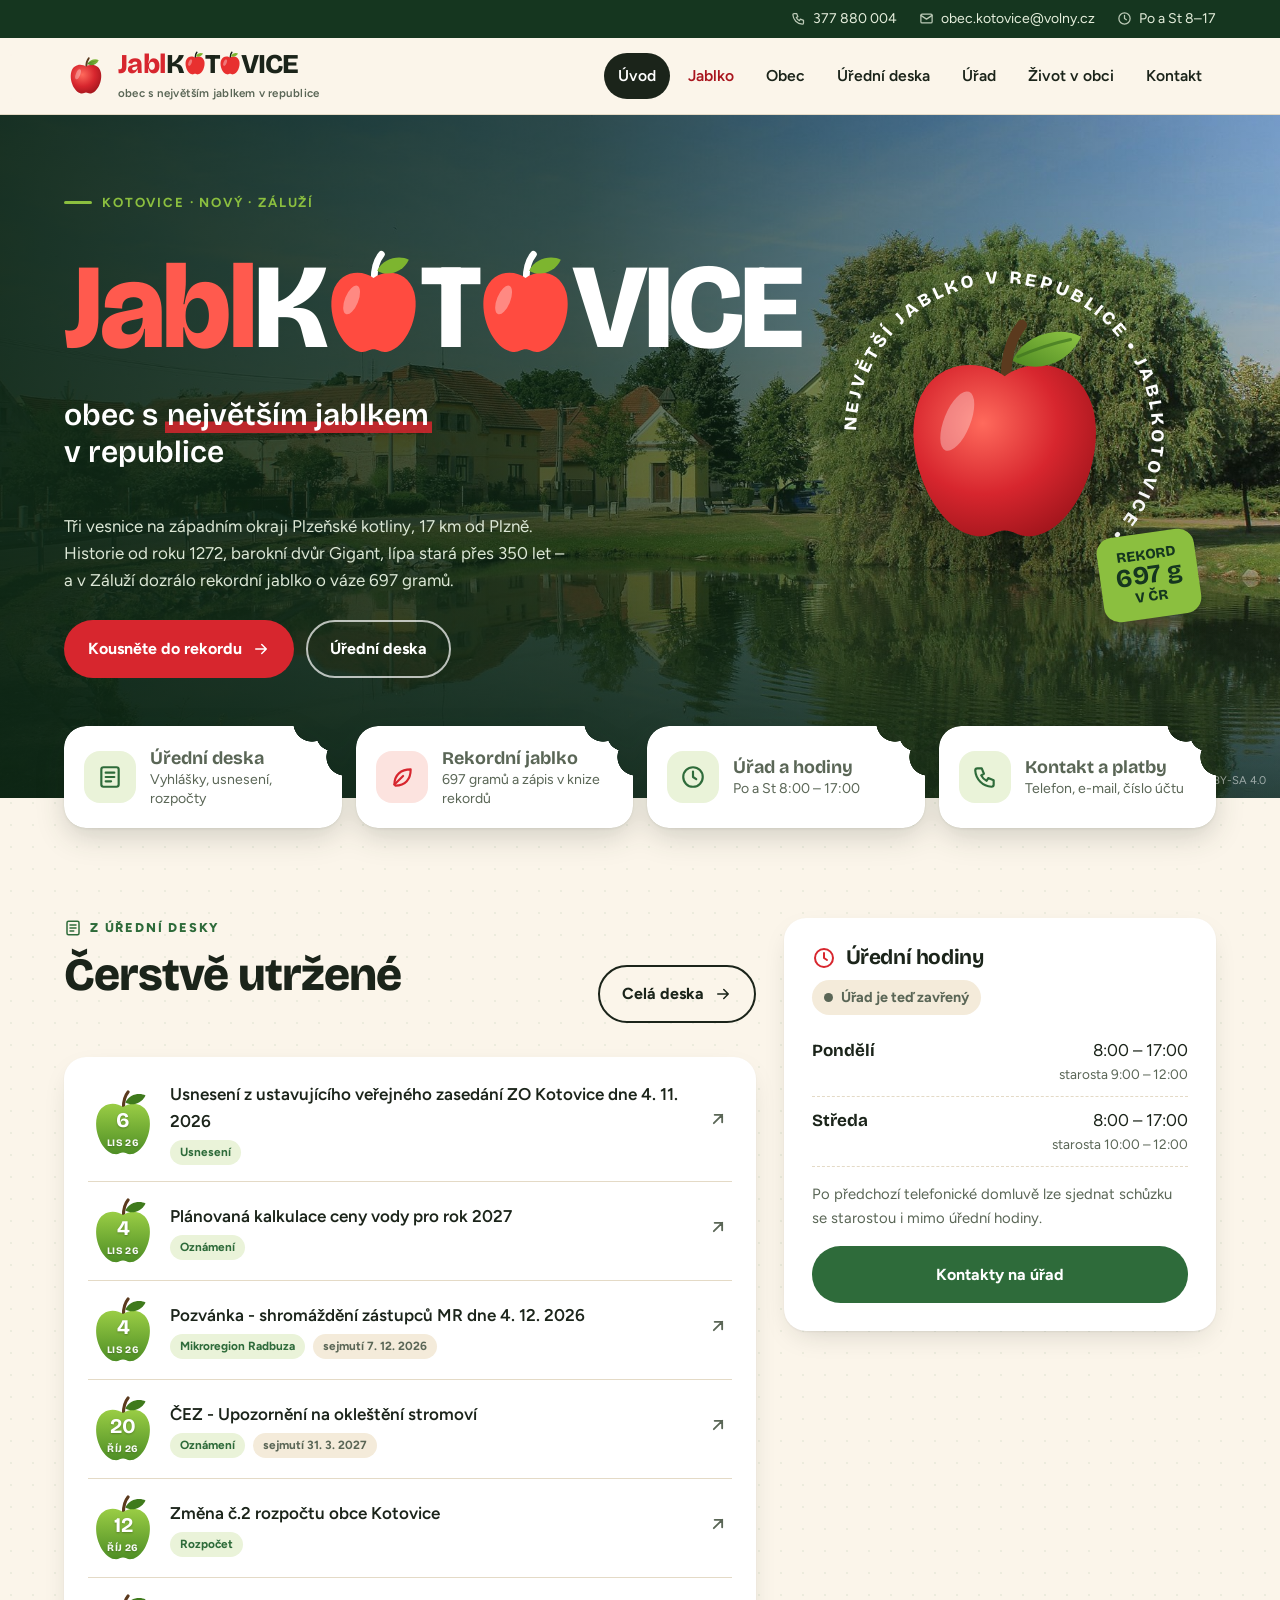
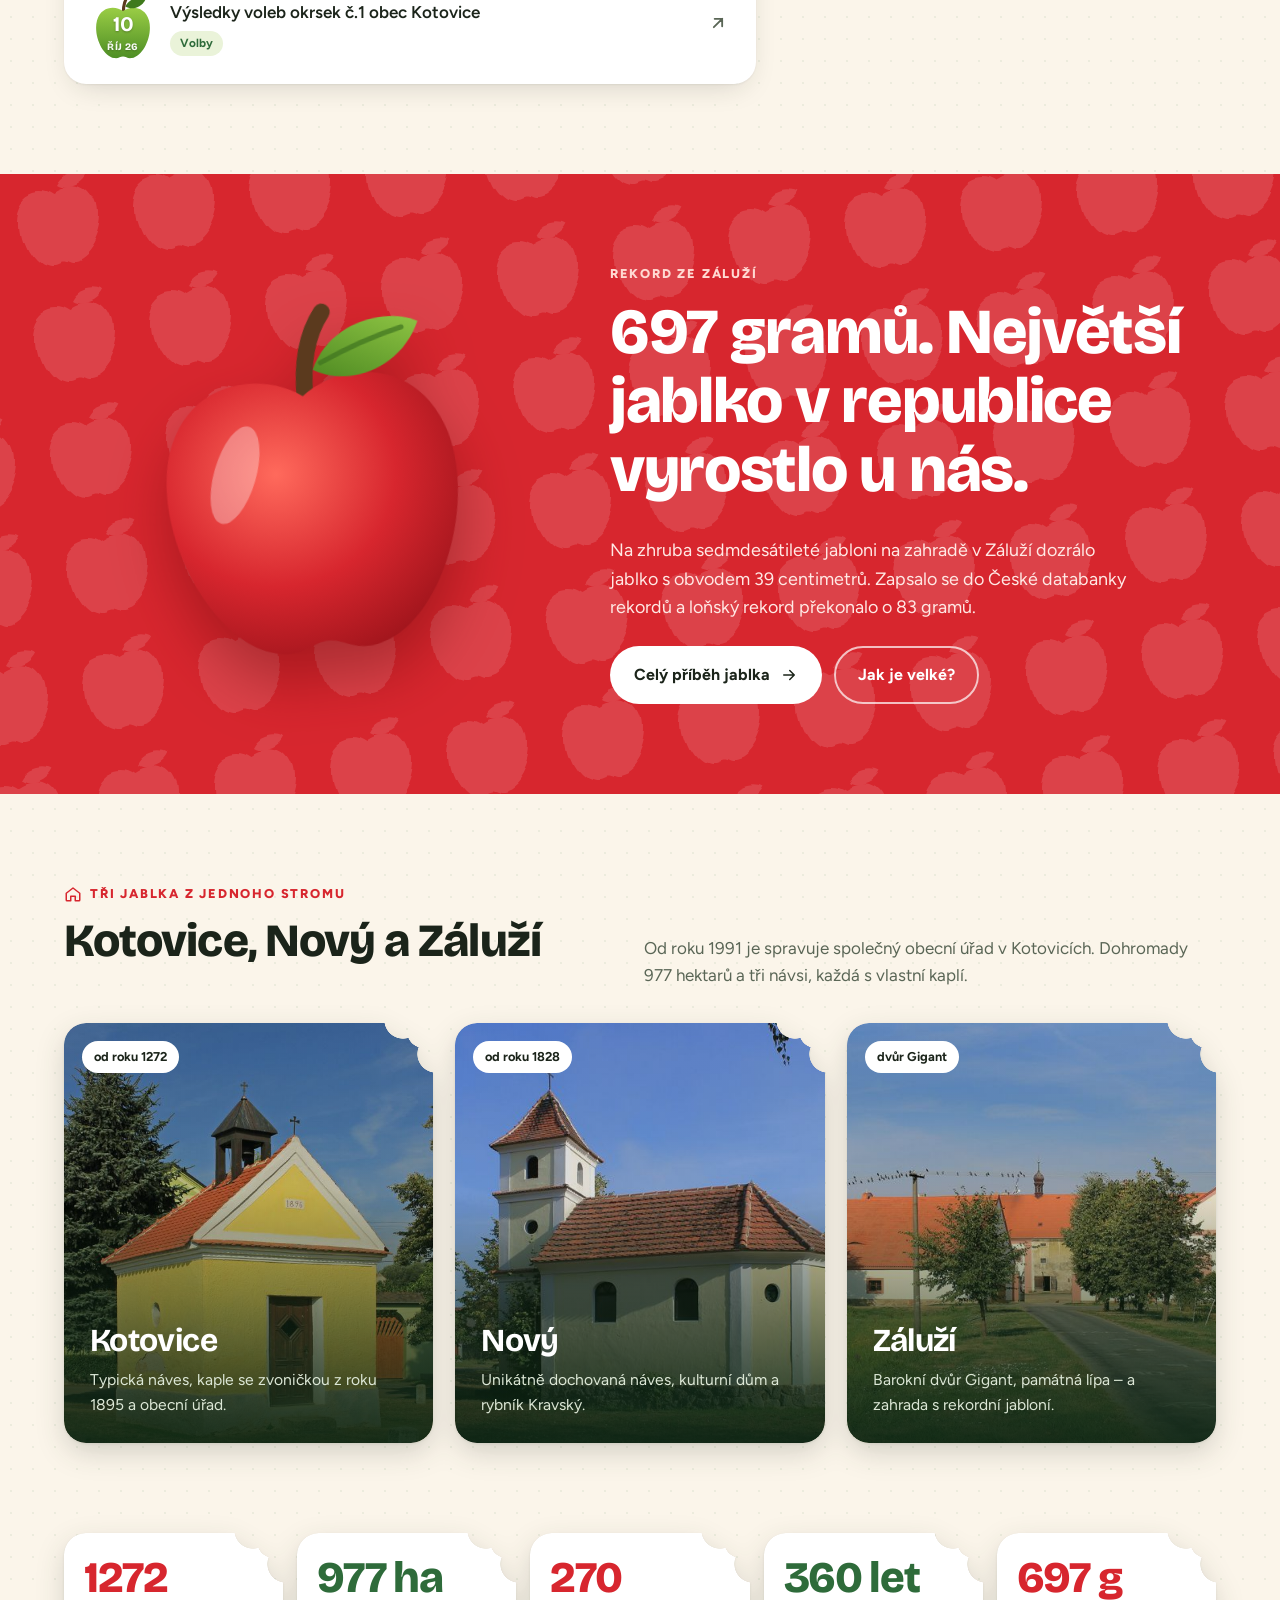
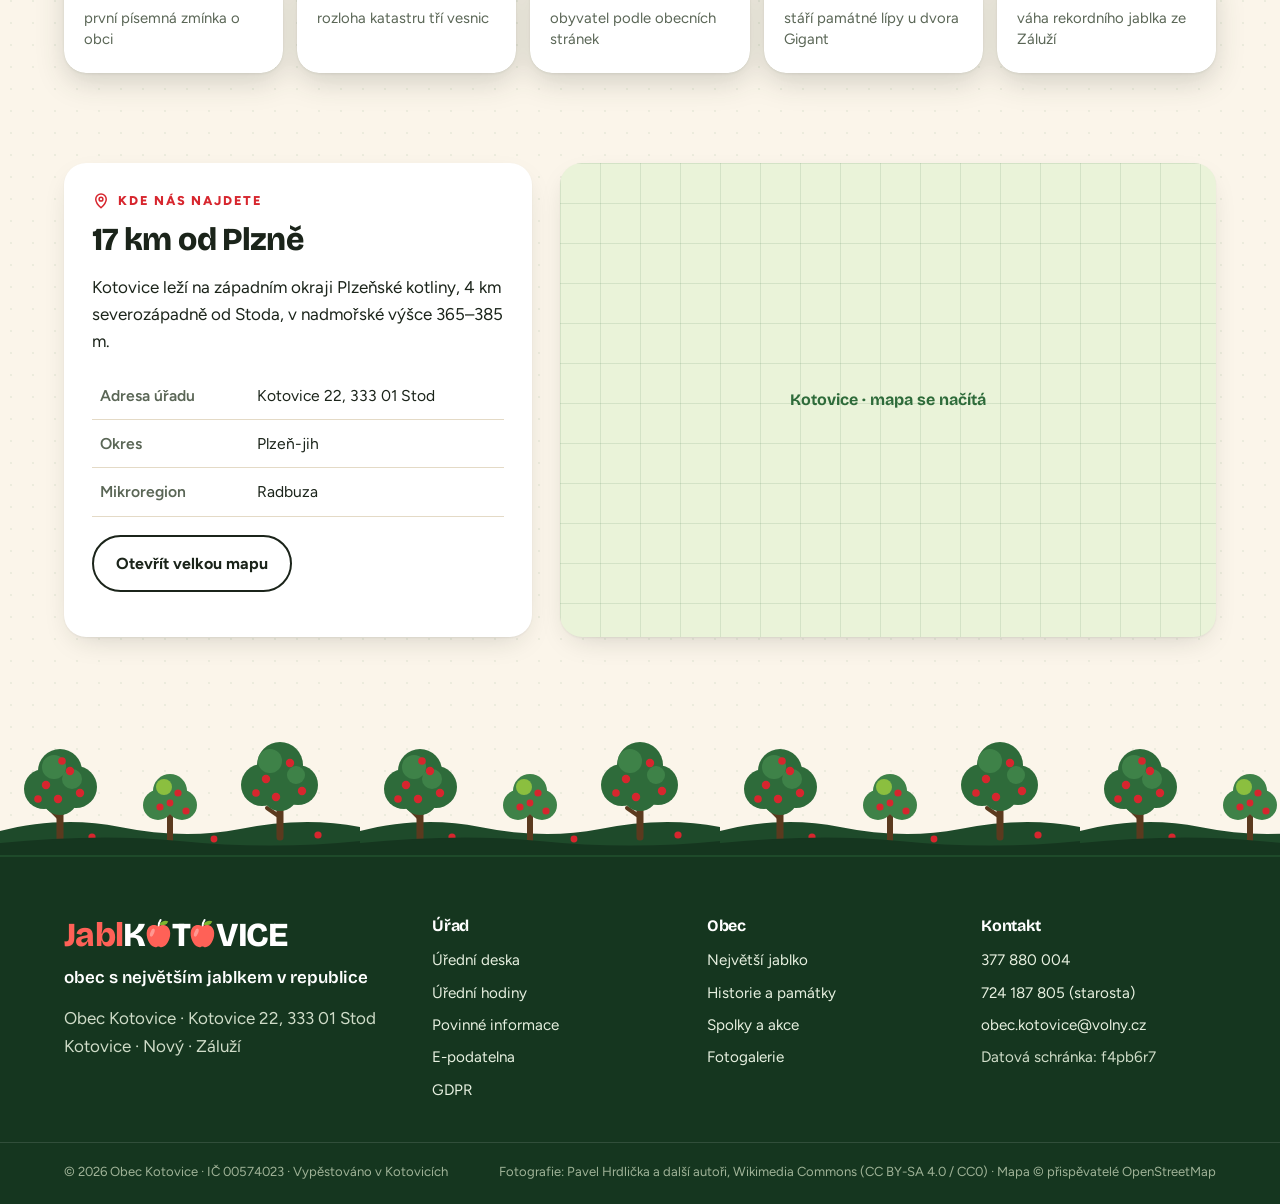
<file: index.html>
<!doctype html>
<html lang="cs">
<head>
<meta charset="utf-8">

<meta name="viewport" content="width=device-width,initial-scale=1">
<title>JablKOTOVICE – obec s největším jablkem v republice</title>
<meta name="description" content="Návrh webu obce Kotovice (Kotovice, Nový, Záluží) – úřední deska, úřad, život v obci a rekordní jablko o váze 697 gramů.">
<meta name="theme-color" content="#15361F">
<meta name="robots" content="noindex, nofollow">
<meta property="og:title" content="JablKOTOVICE – obec s největším jablkem v republice">
<meta property="og:description" content="Návrh webu obce Kotovice (Kotovice, Nový, Záluží) – úřední deska, úřad, život v obci a rekordní jablko o váze 697 gramů.">
<meta property="og:image" content="img/foto/kotovice-rybnik.jpg">
<link rel="icon" href="img/jablko.svg" type="image/svg+xml">
<link rel="preconnect" href="https://fonts.googleapis.com">
<link rel="preconnect" href="https://fonts.gstatic.com" crossorigin>
<link href="https://fonts.googleapis.com/css2?family=Bricolage+Grotesque:opsz,wght@12..96,600;12..96,700;12..96,800&family=Figtree:wght@400;500;600;700;800&display=swap&subset=latin-ext" rel="stylesheet">
<link rel="stylesheet" href="assets/style.css">
</head>
<body>
<a class="skip" href="#obsah">Přeskočit na obsah</a>
<div class="top"><div class="wrap">
  <a class="ico" href="tel:+420377880004"><svg class="" viewBox="0 0 24 24" fill="none" stroke="currentColor" stroke-width="2" stroke-linecap="round" stroke-linejoin="round" aria-hidden="true"><path d="M5 4h4l2 5-2.5 1.5a11 11 0 0 0 5 5L15 13l5 2v4a2 2 0 0 1-2 2A16 16 0 0 1 3 6a2 2 0 0 1 2-2"/></svg>377 880 004</a>
  <a class="ico" href="mailto:obec.kotovice@volny.cz"><svg class="" viewBox="0 0 24 24" fill="none" stroke="currentColor" stroke-width="2" stroke-linecap="round" stroke-linejoin="round" aria-hidden="true"><rect x="3" y="5" width="18" height="14" rx="2"/><path d="m3 7 9 6 9-6"/></svg>obec.kotovice@volny.cz</a>
  <a class="ico hide-s" href="urad.html#hodiny"><svg class="" viewBox="0 0 24 24" fill="none" stroke="currentColor" stroke-width="2" stroke-linecap="round" stroke-linejoin="round" aria-hidden="true"><circle cx="12" cy="12" r="9"/><path d="M12 7v5l3 2"/></svg>Po a St 8–17</a>
</div></div>
<header class="site"><div class="wrap">
  <a class="brand" href="index.html" aria-label="JablKOTOVICE – úvodní stránka"><svg class="" viewBox="0 0 200 200" aria-hidden="true"><defs>
<radialGradient id="glogo" cx="38%" cy="34%" r="75%"><stop offset="0" stop-color="#FF6A5C"/><stop offset=".55" stop-color="#D7262E"/><stop offset="1" stop-color="#9E141B"/></radialGradient>
<linearGradient id="llogo" x1="0" y1="1" x2="1" y2="0"><stop offset="0" stop-color="#4E8A22"/><stop offset="1" stop-color="#8FC544"/></linearGradient></defs>
<path d="M101 60c0-16 3-30 12-41" stroke="#5B3A1E" stroke-width="8" stroke-linecap="round" fill="none"/>
<path fill="url(#glogo)" d="M100 58C82 44 44 44 33 82c-10 38 14 92 44 97 12 2 15-4 23-4s11 6 23 4c30-5 54-59 44-97-11-38-49-38-67-24Z"/>
<path fill="url(#llogo)" d="M106 46c10-22 38-26 52-18-10 22-36 28-52 18Z"/>
<path d="M110 43c14-6 26-10 40-13" stroke="#3F7420" stroke-width="2.4" stroke-linecap="round" fill="none" opacity=".7"/>
<ellipse cx="64" cy="92" rx="10" ry="24" fill="#fff" opacity=".32" transform="rotate(22 64 92)"/>
</svg><span><span class="wm" role="img" aria-label="JablKOTOVICE"><span class="j">Jabl</span><span class="k">K<svg class="o" viewBox="28 14 144 170" aria-hidden="true"><path d="M101 60c0-16 3-30 12-41" stroke="currentColor" stroke-width="11" stroke-linecap="round" fill="none"/><path fill="var(--o-fill,#E8302F)" d="M100 58C82 44 44 44 33 82c-10 38 14 92 44 97 12 2 15-4 23-4s11 6 23 4c30-5 54-59 44-97-11-38-49-38-67-24Z"/><path fill="var(--o-leaf,#7DB52F)" d="M106 46c10-22 38-26 52-18-10 22-36 28-52 18Z"/><ellipse cx="64" cy="94" rx="11" ry="25" fill="#fff" opacity=".35" transform="rotate(22 64 94)"/></svg>T<svg class="o" viewBox="28 14 144 170" aria-hidden="true"><path d="M101 60c0-16 3-30 12-41" stroke="currentColor" stroke-width="11" stroke-linecap="round" fill="none"/><path fill="var(--o-fill,#E8302F)" d="M100 58C82 44 44 44 33 82c-10 38 14 92 44 97 12 2 15-4 23-4s11 6 23 4c30-5 54-59 44-97-11-38-49-38-67-24Z"/><path fill="var(--o-leaf,#7DB52F)" d="M106 46c10-22 38-26 52-18-10 22-36 28-52 18Z"/><ellipse cx="64" cy="94" rx="11" ry="25" fill="#fff" opacity=".35" transform="rotate(22 64 94)"/></svg>VICE</span></span><small>obec s největším jablkem v&nbsp;republice</small></span></a>
  <button class="burger" aria-expanded="false" aria-controls="menu"><svg class="" viewBox="0 0 24 24" fill="none" stroke="currentColor" stroke-width="2" stroke-linecap="round" stroke-linejoin="round" aria-hidden="true"><path d="M4 7h16M4 12h16M4 17h16"/></svg>Menu</button>
  <nav class="main" id="menu" aria-label="Hlavní menu"><ul><li><a href="index.html" class="" aria-current=page>Úvod</a></li><li><a href="jablko.html" class="apple-link">Jablko</a></li><li><a href="obec.html" class="">Obec</a></li><li><a href="uredni-deska.html" class="">Úřední deska</a></li><li><a href="urad.html" class="">Úřad</a></li><li><a href="zivot.html" class="">Život v obci</a></li><li><a href="kontakt.html" class="">Kontakt</a></li></ul></nav>
</div></header>
<main id="obsah">

<section class="hero">
  <div class="hero-bg" style="background-image:url(img/foto/kotovice-rybnik.jpg)"></div>
  <div class="wrap">
    <div>
      <span class="eyebrow">Kotovice · Nový · Záluží</span>
      <h1><span class="wm" role="img" aria-label="JablKOTOVICE"><span class="j">Jabl</span><span class="k">K<svg class="o" viewBox="28 14 144 170" aria-hidden="true"><path d="M101 60c0-16 3-30 12-41" stroke="currentColor" stroke-width="11" stroke-linecap="round" fill="none"/><path fill="var(--o-fill,#E8302F)" d="M100 58C82 44 44 44 33 82c-10 38 14 92 44 97 12 2 15-4 23-4s11 6 23 4c30-5 54-59 44-97-11-38-49-38-67-24Z"/><path fill="var(--o-leaf,#7DB52F)" d="M106 46c10-22 38-26 52-18-10 22-36 28-52 18Z"/><ellipse cx="64" cy="94" rx="11" ry="25" fill="#fff" opacity=".35" transform="rotate(22 64 94)"/></svg>T<svg class="o" viewBox="28 14 144 170" aria-hidden="true"><path d="M101 60c0-16 3-30 12-41" stroke="currentColor" stroke-width="11" stroke-linecap="round" fill="none"/><path fill="var(--o-fill,#E8302F)" d="M100 58C82 44 44 44 33 82c-10 38 14 92 44 97 12 2 15-4 23-4s11 6 23 4c30-5 54-59 44-97-11-38-49-38-67-24Z"/><path fill="var(--o-leaf,#7DB52F)" d="M106 46c10-22 38-26 52-18-10 22-36 28-52 18Z"/><ellipse cx="64" cy="94" rx="11" ry="25" fill="#fff" opacity=".35" transform="rotate(22 64 94)"/></svg>VICE</span></span></h1>
      <p class="sub">obec s <mark>největším jablkem</mark> v&nbsp;republice</p>
      <p class="lead">Tři vesnice na západním okraji Plzeňské kotliny, 17 km od Plzně. Historie od roku 1272, barokní dvůr Gigant, lípa stará přes 350 let – a v Záluží dozrálo rekordní jablko o váze 697 gramů.</p>
      <div class="ctas">
        <a class="btn btn-red" href="jablko.html">Kousněte do rekordu <svg class="" viewBox="0 0 24 24" fill="none" stroke="currentColor" stroke-width="2" stroke-linecap="round" stroke-linejoin="round" aria-hidden="true"><path d="M5 12h14M13 6l6 6-6 6"/></svg></a>
        <a class="btn btn-ghost-light" href="uredni-deska.html">Úřední deska</a>
      </div>
    </div>
    <button class="hero-apple" type="button" aria-label="Zatřást jabloní" title="Zatřeste jabloní">
      <svg class="stamp" viewBox="0 0 300 300" aria-hidden="true"><defs><path id="kruh" d="M150 150m-128 0a128 128 0 1 1 256 0a128 128 0 1 1-256 0"/></defs>
        <text><textPath href="#kruh">největší jablko v republice • jablkotovice • </textPath></text></svg>
      <svg class="apple" viewBox="0 0 200 200" aria-hidden="true"><defs>
<radialGradient id="ghero" cx="38%" cy="34%" r="75%"><stop offset="0" stop-color="#FF6A5C"/><stop offset=".55" stop-color="#D7262E"/><stop offset="1" stop-color="#9E141B"/></radialGradient>
<linearGradient id="lhero" x1="0" y1="1" x2="1" y2="0"><stop offset="0" stop-color="#4E8A22"/><stop offset="1" stop-color="#8FC544"/></linearGradient></defs>
<path d="M101 60c0-16 3-30 12-41" stroke="#5B3A1E" stroke-width="8" stroke-linecap="round" fill="none"/>
<path fill="url(#ghero)" d="M100 58C82 44 44 44 33 82c-10 38 14 92 44 97 12 2 15-4 23-4s11 6 23 4c30-5 54-59 44-97-11-38-49-38-67-24Z"/>
<path fill="url(#lhero)" d="M106 46c10-22 38-26 52-18-10 22-36 28-52 18Z"/>
<path d="M110 43c14-6 26-10 40-13" stroke="#3F7420" stroke-width="2.4" stroke-linecap="round" fill="none" opacity=".7"/>
<ellipse cx="64" cy="92" rx="10" ry="24" fill="#fff" opacity=".32" transform="rotate(22 64 92)"/>
<defs><clipPath id="dira"><rect x="96" y="20" width="70" height="98"/></clipPath></defs>
<g class="hole"><ellipse cx="131" cy="118" rx="9.5" ry="5" fill="#5A0F12"/>
<path d="M121.6 118.6a9.5 5 0 0 0 18.8 0" stroke="#FF8A80" stroke-width="1.2" fill="none" opacity=".7"/></g>
<g clip-path="url(#dira)"><g transform="translate(131 118)"><g class="worm">
  <g class="worm-body">
    <circle cx="0" cy="-1" r="6.4" fill="#9CC74A"/><circle cx=".8" cy="-8" r="6.4" fill="#B5D95E"/>
    <circle cx="1.8" cy="-15" r="6.4" fill="#9CC74A"/><circle cx="2.4" cy="-22" r="6.6" fill="#B5D95E"/>
    <circle cx="2.6" cy="-30.5" r="8.2" fill="#C3E36B"/>
    <ellipse cx="-2.2" cy="-27.4" rx="1.8" ry="1.2" fill="#FF8C8C" opacity=".8"/><ellipse cx="7.6" cy="-27.4" rx="1.8" ry="1.2" fill="#FF8C8C" opacity=".8"/>
    <g class="worm-eyes"><circle cx="-.6" cy="-32.4" r="2.9" fill="#fff"/><circle cx="5.8" cy="-32.4" r="2.9" fill="#fff"/>
      <g class="worm-pupils" fill="#1B241A"><circle cx="-.2" cy="-32.2" r="1.45"/><circle cx="6.2" cy="-32.2" r="1.45"/></g></g>
    <path d="M.6 -27.2q2.1 2 4.2 0" stroke="#1B241A" stroke-width=".9" fill="none" stroke-linecap="round"/>
  </g>
</g></g></g></svg>
      <span class="badge-rec">Rekord<b>697 g</b>v ČR</span>
    </button>
  </div>
  <span class="credit">Kotovice, rybník na návsi · foto Pavel Hrdlička, CC BY-SA 4.0</span>
</section>

<div class="quick wrap"><ul class="bite-wrap">
  <li><a class="bite" href="uredni-deska.html"><span class="qi"><svg class="" viewBox="0 0 24 24" fill="none" stroke="currentColor" stroke-width="2" stroke-linecap="round" stroke-linejoin="round" aria-hidden="true"><rect x="4" y="3" width="16" height="18" rx="2"/><path d="M8 8h8M8 12h8M8 16h5"/></svg></span><span><b>Úřední deska</b><span>Vyhlášky, usnesení, rozpočty</span></span></a></li>
  <li><a class="bite" href="jablko.html"><span class="qi"><svg class="" viewBox="0 0 24 24" fill="none" stroke="currentColor" stroke-width="2" stroke-linecap="round" stroke-linejoin="round" aria-hidden="true"><path d="M5 19c0-9 6-14 15-14 0 9-5 15-14 15"/><path d="M5 19 13 11"/></svg></span><span><b>Rekordní jablko</b><span>697 gramů a zápis v knize rekordů</span></span></a></li>
  <li><a class="bite" href="urad.html"><span class="qi"><svg class="" viewBox="0 0 24 24" fill="none" stroke="currentColor" stroke-width="2" stroke-linecap="round" stroke-linejoin="round" aria-hidden="true"><circle cx="12" cy="12" r="9"/><path d="M12 7v5l3 2"/></svg></span><span><b>Úřad a hodiny</b><span>Po a St 8:00 – 17:00</span></span></a></li>
  <li><a class="bite" href="kontakt.html"><span class="qi"><svg class="" viewBox="0 0 24 24" fill="none" stroke="currentColor" stroke-width="2" stroke-linecap="round" stroke-linejoin="round" aria-hidden="true"><path d="M5 4h4l2 5-2.5 1.5a11 11 0 0 0 5 5L15 13l5 2v4a2 2 0 0 1-2 2A16 16 0 0 1 3 6a2 2 0 0 1 2-2"/></svg></span><span><b>Kontakt a platby</b><span>Telefon, e-mail, číslo účtu</span></span></a></li>
</ul></div>

<section class="s"><div class="wrap grid-2">
  <div>
    <div class="s-head"><div><div class="kicker green"><svg class="" viewBox="0 0 24 24" fill="none" stroke="currentColor" stroke-width="2" stroke-linecap="round" stroke-linejoin="round" aria-hidden="true"><rect x="4" y="3" width="16" height="18" rx="2"/><path d="M8 8h8M8 12h8M8 16h5"/></svg> Z úřední desky</div><h2>Čerstvě utržené</h2></div>
      <a class="btn btn-ghost" href="uredni-deska.html">Celá deska <svg class="" viewBox="0 0 24 24" fill="none" stroke="currentColor" stroke-width="2" stroke-linecap="round" stroke-linejoin="round" aria-hidden="true"><path d="M5 12h14M13 6l6 6-6 6"/></svg></a></div>
    <div class="board"><ol class="dl" data-deska-latest="6"><li class="empty"><a href="uredni-deska.html">Otevřít úřední desku</a></li></ol></div>
  </div>
  <aside class="card">
    <h3><svg class="" viewBox="0 0 24 24" fill="none" stroke="currentColor" stroke-width="2" stroke-linecap="round" stroke-linejoin="round" aria-hidden="true"><circle cx="12" cy="12" r="9"/><path d="M12 7v5l3 2"/></svg> Úřední hodiny</h3>
    <span class="open-now" data-open-now><i></i>Úřední hodiny</span>
    <ul class="hours">
<li><b>Pondělí</b><span>8:00 – 17:00<small>starosta 9:00 – 12:00</small></span></li>
<li><b>Středa</b><span>8:00 – 17:00<small>starosta 10:00 – 12:00</small></span></li>
</ul><p style="font-size:.93rem;color:var(--muted)">Po předchozí telefonické domluvě lze sjednat schůzku se starostou i mimo úřední hodiny.</p>
    <a class="btn btn-green" href="kontakt.html" style="width:100%;justify-content:center">Kontakty na úřad</a>
  </aside>
</div></section>

<section class="apple-band"><div class="wrap">
  <svg class="apple-big" viewBox="0 0 200 200" aria-hidden="true"><defs>
<radialGradient id="gband" cx="38%" cy="34%" r="75%"><stop offset="0" stop-color="#FF6A5C"/><stop offset=".55" stop-color="#D7262E"/><stop offset="1" stop-color="#9E141B"/></radialGradient>
<linearGradient id="lband" x1="0" y1="1" x2="1" y2="0"><stop offset="0" stop-color="#4E8A22"/><stop offset="1" stop-color="#8FC544"/></linearGradient></defs>
<path d="M101 60c0-16 3-30 12-41" stroke="#5B3A1E" stroke-width="8" stroke-linecap="round" fill="none"/>
<path fill="url(#gband)" d="M100 58C82 44 44 44 33 82c-10 38 14 92 44 97 12 2 15-4 23-4s11 6 23 4c30-5 54-59 44-97-11-38-49-38-67-24Z"/>
<path fill="url(#lband)" d="M106 46c10-22 38-26 52-18-10 22-36 28-52 18Z"/>
<path d="M110 43c14-6 26-10 40-13" stroke="#3F7420" stroke-width="2.4" stroke-linecap="round" fill="none" opacity=".7"/>
<ellipse cx="64" cy="92" rx="10" ry="24" fill="#fff" opacity=".32" transform="rotate(22 64 92)"/>
</svg>
  <div>
    <div class="kicker">Rekord ze Záluží</div>
    <h2>697 gramů. Největší jablko v&nbsp;republice vyrostlo u&nbsp;nás.</h2>
    <p>Na zhruba sedmdesátileté jabloni na zahradě v Záluží dozrálo jablko s obvodem 39 centimetrů. Zapsalo se do České databanky rekordů a loňský rekord překonalo o 83 gramů.</p>
    <div class="ctas" style="display:flex;gap:12px;flex-wrap:wrap;margin-top:24px">
      <a class="btn btn-light" href="jablko.html">Celý příběh jablka <svg class="" viewBox="0 0 24 24" fill="none" stroke="currentColor" stroke-width="2" stroke-linecap="round" stroke-linejoin="round" aria-hidden="true"><path d="M5 12h14M13 6l6 6-6 6"/></svg></a>
      <a class="btn btn-ghost-light" href="jablko.html#velikost">Jak je velké?</a>
    </div>
  </div>
</div></section>

<section class="s"><div class="wrap">
  <div class="s-head"><div><div class="kicker"><svg class="" viewBox="0 0 24 24" fill="none" stroke="currentColor" stroke-width="2" stroke-linecap="round" stroke-linejoin="round" aria-hidden="true"><path d="m3 11 9-7 9 7v9a1 1 0 0 1-1 1h-5v-6H9v6H4a1 1 0 0 1-1-1z"/></svg> Tři jablka z jednoho stromu</div><h2>Kotovice, Nový a Záluží</h2></div>
    <p>Od roku 1991 je spravuje společný obecní úřad v Kotovicích. Dohromady 977 hektarů a tři návsi, každá s vlastní kaplí.</p></div>
  <div class="villages bite-wrap">
    <a class="village bite" href="obec.html#kotovice"><img class="" src="img/foto/kotovice-kaple-m.jpg" alt="Kotovice – kaple se zvoničkou z roku 1895" loading=lazy decoding="async"><span class="pill">od roku 1272</span><div class="in"><h3>Kotovice</h3><p>Typická náves, kaple se zvoničkou z roku 1895 a obecní úřad.</p></div></a>
    <a class="village bite" href="obec.html#novy"><img class="" src="img/foto/novy-kaple-m.jpg" alt="Nový – kaple z roku 1937" loading=lazy decoding="async"><span class="pill">od roku 1828</span><div class="in"><h3>Nový</h3><p>Unikátně dochovaná náves, kulturní dům a rybník Kravský.</p></div></a>
    <a class="village bite" href="obec.html#zaluzi"><img class="" src="img/foto/zaluzi-gigant-m.jpg" alt="Záluží – barokní dvůr Gigant" loading=lazy decoding="async"><span class="pill">dvůr Gigant</span><div class="in"><h3>Záluží</h3><p>Barokní dvůr Gigant, památná lípa – a zahrada s rekordní jabloní.</p></div></a>
  </div>
</div></section>

<section class="s" style="padding-top:0"><div class="wrap">
  <div class="stats bite-wrap">
    <div class="stat bite"><b>1272</b><span>první písemná zmínka o obci</span></div>
    <div class="stat bite"><b>977 ha</b><span>rozloha katastru tří vesnic</span></div>
    <div class="stat bite"><b>270</b><span>obyvatel podle obecních stránek</span></div>
    <div class="stat bite"><b>360 let</b><span>stáří památné lípy u dvora Gigant</span></div>
    <div class="stat bite"><b>697 g</b><span>váha rekordního jablka ze Záluží</span></div>
  </div>
</div></section>

<section class="s" style="padding-top:0"><div class="wrap map-wrap">
  <div class="card">
    <div class="kicker"><svg class="" viewBox="0 0 24 24" fill="none" stroke="currentColor" stroke-width="2" stroke-linecap="round" stroke-linejoin="round" aria-hidden="true"><path d="M12 21s-7-6.2-7-11.5A7 7 0 0 1 19 9.5C19 14.8 12 21 12 21z"/><circle cx="12" cy="9.5" r="2.5"/></svg> Kde nás najdete</div>
    <h2 style="font-size:2rem">17 km od Plzně</h2>
    <p>Kotovice leží na západním okraji Plzeňské kotliny, 4 km severozápadně od Stoda, v nadmořské výšce 365–385 m.</p>
    <table class="info"><tr><th>Adresa úřadu</th><td>Kotovice 22, 333 01 Stod</td></tr>
    <tr><th>Okres</th><td>Plzeň-jih</td></tr><tr><th>Mikroregion</th><td>Radbuza</td></tr></table>
    <p style="margin-top:18px"><a class="btn btn-ghost" href="https://www.openstreetmap.org/?mlat=49.6720&amp;mlon=13.1545#map=14/49.6720/13.1545" target="_blank" rel="noopener">Otevřít velkou mapu</a></p>
  </div>
  <div class="map"><iframe title="Mapa obce Kotovice" loading="lazy" src="https://www.openstreetmap.org/export/embed.html?bbox=13.105%2C49.652%2C13.185%2C49.695&amp;layer=mapnik&amp;marker=49.6720%2C13.1545"></iframe></div>
</div></section>

</main>
<footer class="site">
  <div class="wrap">
    <div>
      <span class="wm" role="img" aria-label="JablKOTOVICE"><span class="j">Jabl</span><span class="k">K<svg class="o" viewBox="28 14 144 170" aria-hidden="true"><path d="M101 60c0-16 3-30 12-41" stroke="currentColor" stroke-width="11" stroke-linecap="round" fill="none"/><path fill="var(--o-fill,#E8302F)" d="M100 58C82 44 44 44 33 82c-10 38 14 92 44 97 12 2 15-4 23-4s11 6 23 4c30-5 54-59 44-97-11-38-49-38-67-24Z"/><path fill="var(--o-leaf,#7DB52F)" d="M106 46c10-22 38-26 52-18-10 22-36 28-52 18Z"/><ellipse cx="64" cy="94" rx="11" ry="25" fill="#fff" opacity=".35" transform="rotate(22 64 94)"/></svg>T<svg class="o" viewBox="28 14 144 170" aria-hidden="true"><path d="M101 60c0-16 3-30 12-41" stroke="currentColor" stroke-width="11" stroke-linecap="round" fill="none"/><path fill="var(--o-fill,#E8302F)" d="M100 58C82 44 44 44 33 82c-10 38 14 92 44 97 12 2 15-4 23-4s11 6 23 4c30-5 54-59 44-97-11-38-49-38-67-24Z"/><path fill="var(--o-leaf,#7DB52F)" d="M106 46c10-22 38-26 52-18-10 22-36 28-52 18Z"/><ellipse cx="64" cy="94" rx="11" ry="25" fill="#fff" opacity=".35" transform="rotate(22 64 94)"/></svg>VICE</span></span>
      <p class="claim">obec s největším jablkem v&nbsp;republice</p>
      <p>Obec Kotovice · Kotovice 22, 333 01 Stod<br>Kotovice · Nový · Záluží</p>
    </div>
    <div><h4>Úřad</h4><ul>
      <li><a href="uredni-deska.html">Úřední deska</a></li>
      <li><a href="urad.html#hodiny">Úřední hodiny</a></li>
      <li><a href="urad.html#povinne">Povinné informace</a></li>
      <li><a href="urad.html#podatelna">E-podatelna</a></li>
      <li><a href="urad.html#gdpr">GDPR</a></li>
    </ul></div>
    <div><h4>Obec</h4><ul>
      <li><a href="jablko.html">Největší jablko</a></li>
      <li><a href="obec.html">Historie a památky</a></li>
      <li><a href="zivot.html">Spolky a akce</a></li>
      <li><a href="zivot.html#galerie">Fotogalerie</a></li>
    </ul></div>
    <div><h4>Kontakt</h4><ul>
      <li><a href="tel:+420377880004">377 880 004</a></li>
      <li><a href="tel:+420724187805">724 187 805 (starosta)</a></li>
      <li><a href="mailto:obec.kotovice@volny.cz">obec.kotovice@volny.cz</a></li>
      <li>Datová schránka: f4pb6r7</li>
    </ul></div>
  </div>
  <div class="bottom"><div class="wrap">
    <span>© 2026 Obec Kotovice · IČ 00574023 · Vypěstováno v Kotovicích</span>
    <span>Fotografie: Pavel Hrdlička a další autoři, Wikimedia Commons (CC BY-SA 4.0 / CC0) · Mapa © přispěvatelé OpenStreetMap</span>
  </div></div>
</footer>
<script src="assets/deska.js"></script>
<script src="assets/app.js"></script>
</body>
</html>
</file>
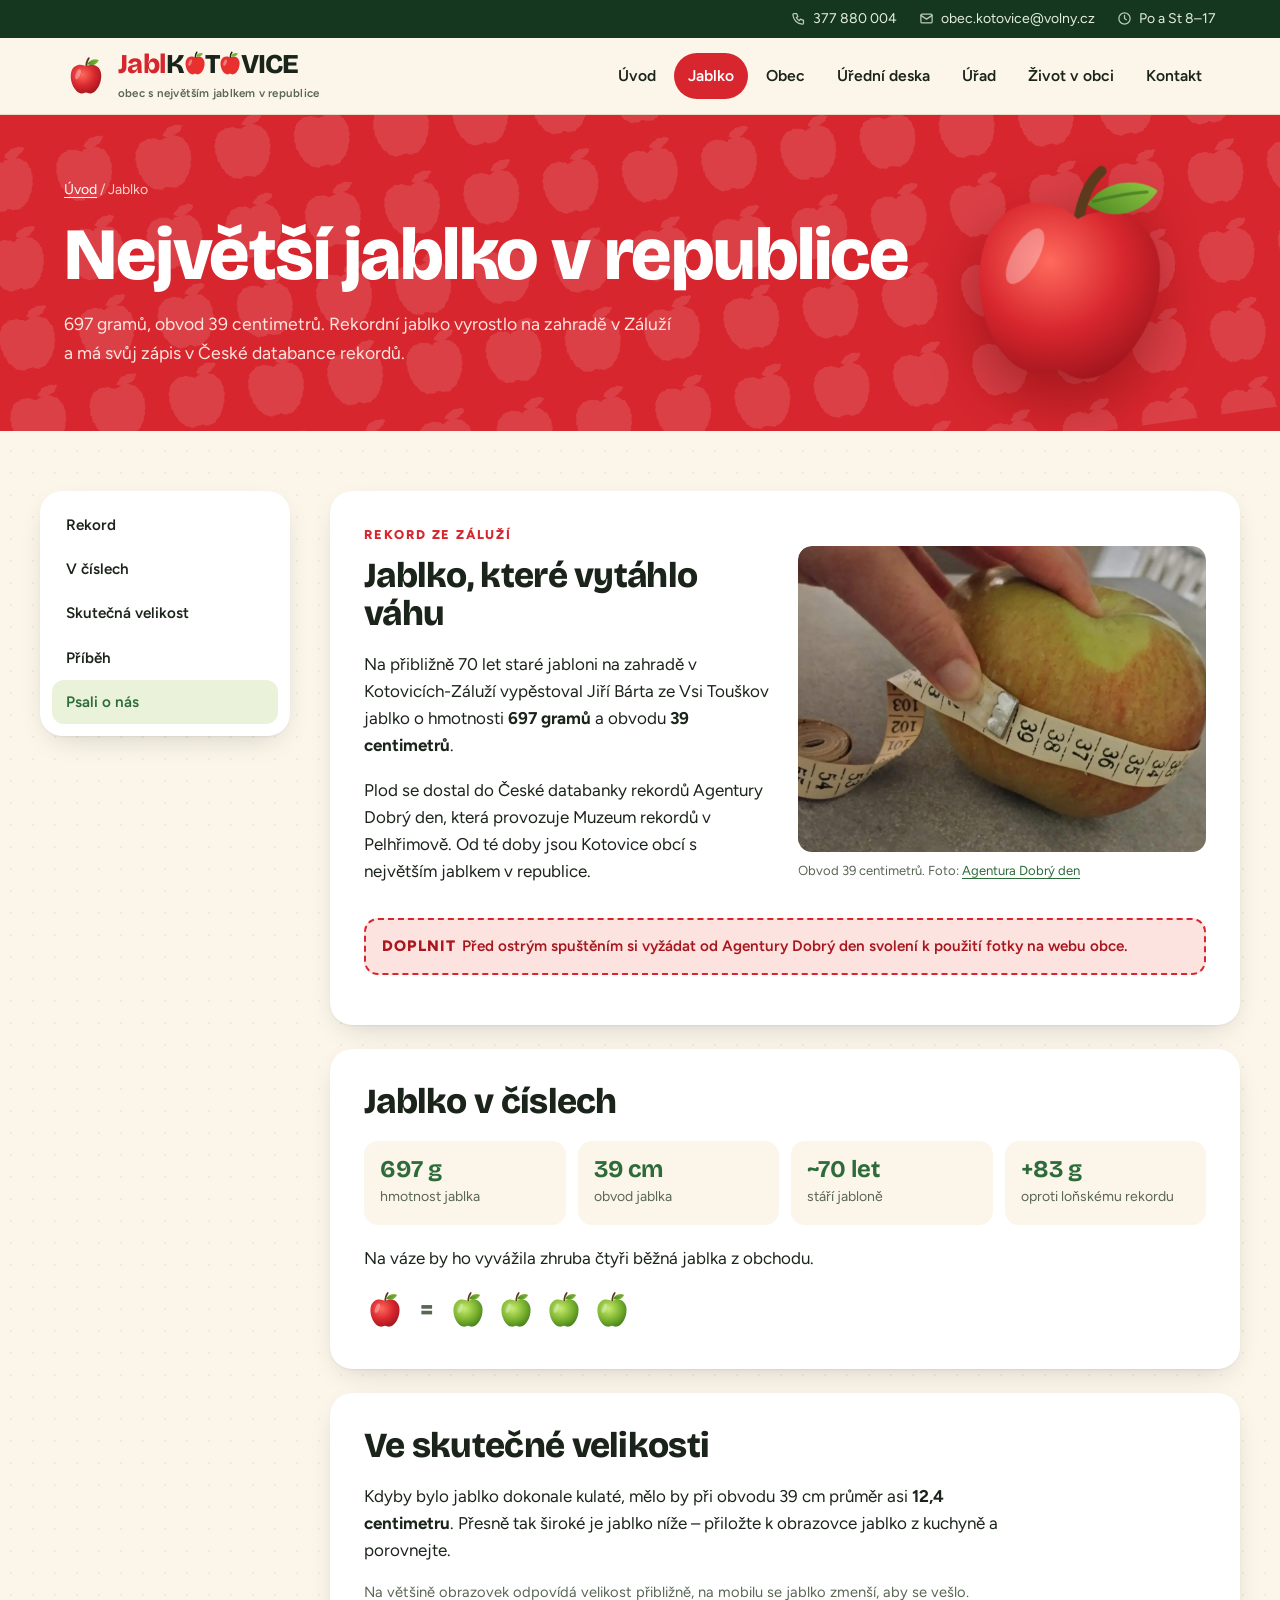
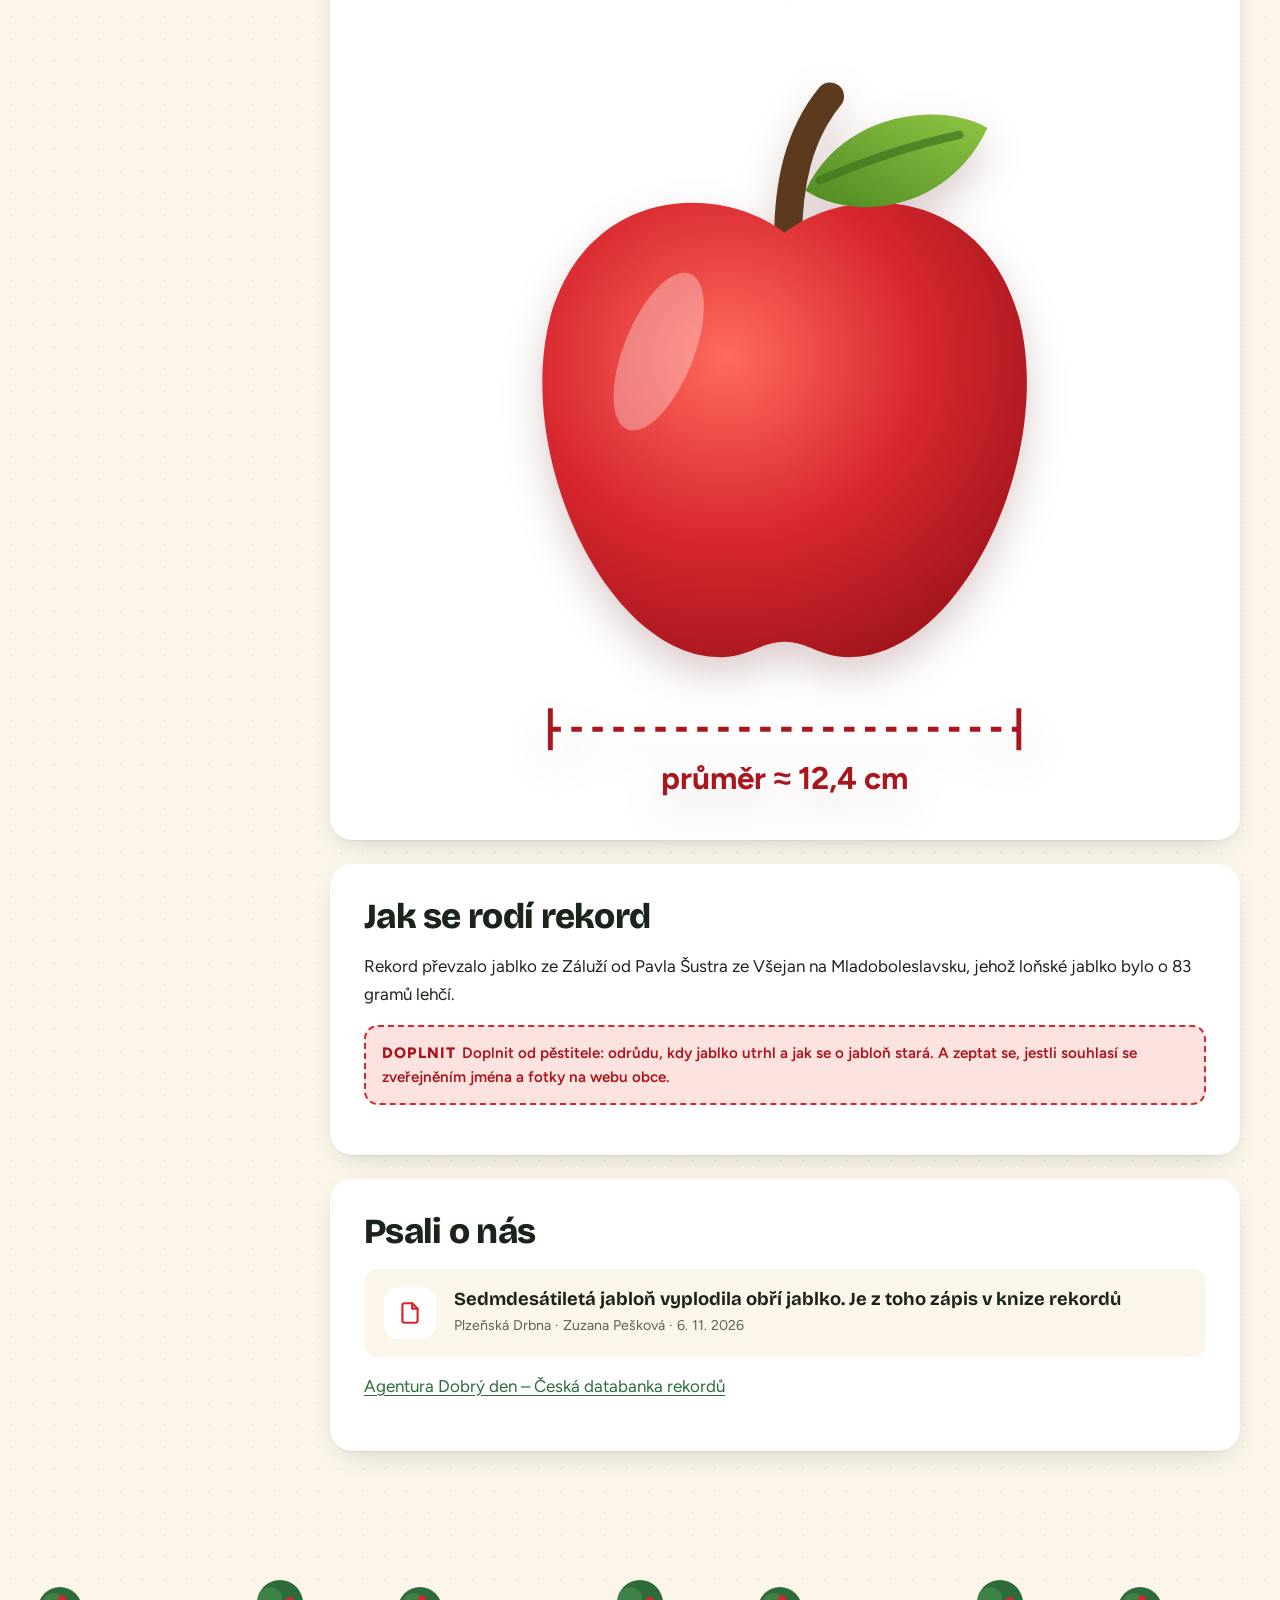
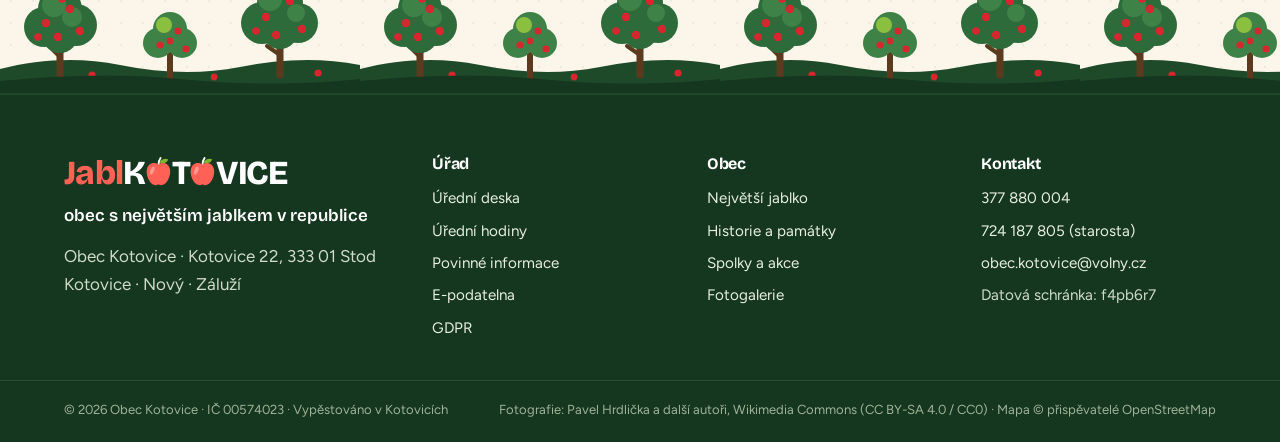
<file: jablko.html>
<!doctype html>
<html lang="cs">
<head>
<meta charset="utf-8">

<meta name="viewport" content="width=device-width,initial-scale=1">
<title>Největší jablko v republice – JablKOTOVICE</title>
<meta name="description" content="Rekordní jablko ze Záluží: 697 gramů, obvod 39 cm, zápis v České databance rekordů.">
<meta name="theme-color" content="#15361F">
<meta name="robots" content="noindex, nofollow">
<meta property="og:title" content="Největší jablko v republice – JablKOTOVICE">
<meta property="og:description" content="Rekordní jablko ze Záluží: 697 gramů, obvod 39 cm, zápis v České databance rekordů.">
<meta property="og:image" content="img/foto/kotovice-rybnik.jpg">
<link rel="icon" href="img/jablko.svg" type="image/svg+xml">
<link rel="preconnect" href="https://fonts.googleapis.com">
<link rel="preconnect" href="https://fonts.gstatic.com" crossorigin>
<link href="https://fonts.googleapis.com/css2?family=Bricolage+Grotesque:opsz,wght@12..96,600;12..96,700;12..96,800&family=Figtree:wght@400;500;600;700;800&display=swap&subset=latin-ext" rel="stylesheet">
<link rel="stylesheet" href="assets/style.css">
</head>
<body>
<a class="skip" href="#obsah">Přeskočit na obsah</a>
<div class="top"><div class="wrap">
  <a class="ico" href="tel:+420377880004"><svg class="" viewBox="0 0 24 24" fill="none" stroke="currentColor" stroke-width="2" stroke-linecap="round" stroke-linejoin="round" aria-hidden="true"><path d="M5 4h4l2 5-2.5 1.5a11 11 0 0 0 5 5L15 13l5 2v4a2 2 0 0 1-2 2A16 16 0 0 1 3 6a2 2 0 0 1 2-2"/></svg>377 880 004</a>
  <a class="ico" href="mailto:obec.kotovice@volny.cz"><svg class="" viewBox="0 0 24 24" fill="none" stroke="currentColor" stroke-width="2" stroke-linecap="round" stroke-linejoin="round" aria-hidden="true"><rect x="3" y="5" width="18" height="14" rx="2"/><path d="m3 7 9 6 9-6"/></svg>obec.kotovice@volny.cz</a>
  <a class="ico hide-s" href="urad.html#hodiny"><svg class="" viewBox="0 0 24 24" fill="none" stroke="currentColor" stroke-width="2" stroke-linecap="round" stroke-linejoin="round" aria-hidden="true"><circle cx="12" cy="12" r="9"/><path d="M12 7v5l3 2"/></svg>Po a St 8–17</a>
</div></div>
<header class="site"><div class="wrap">
  <a class="brand" href="index.html" aria-label="JablKOTOVICE – úvodní stránka"><svg class="" viewBox="0 0 200 200" aria-hidden="true"><defs>
<radialGradient id="glogo" cx="38%" cy="34%" r="75%"><stop offset="0" stop-color="#FF6A5C"/><stop offset=".55" stop-color="#D7262E"/><stop offset="1" stop-color="#9E141B"/></radialGradient>
<linearGradient id="llogo" x1="0" y1="1" x2="1" y2="0"><stop offset="0" stop-color="#4E8A22"/><stop offset="1" stop-color="#8FC544"/></linearGradient></defs>
<path d="M101 60c0-16 3-30 12-41" stroke="#5B3A1E" stroke-width="8" stroke-linecap="round" fill="none"/>
<path fill="url(#glogo)" d="M100 58C82 44 44 44 33 82c-10 38 14 92 44 97 12 2 15-4 23-4s11 6 23 4c30-5 54-59 44-97-11-38-49-38-67-24Z"/>
<path fill="url(#llogo)" d="M106 46c10-22 38-26 52-18-10 22-36 28-52 18Z"/>
<path d="M110 43c14-6 26-10 40-13" stroke="#3F7420" stroke-width="2.4" stroke-linecap="round" fill="none" opacity=".7"/>
<ellipse cx="64" cy="92" rx="10" ry="24" fill="#fff" opacity=".32" transform="rotate(22 64 92)"/>
</svg><span><span class="wm" role="img" aria-label="JablKOTOVICE"><span class="j">Jabl</span><span class="k">K<svg class="o" viewBox="28 14 144 170" aria-hidden="true"><path d="M101 60c0-16 3-30 12-41" stroke="currentColor" stroke-width="11" stroke-linecap="round" fill="none"/><path fill="var(--o-fill,#E8302F)" d="M100 58C82 44 44 44 33 82c-10 38 14 92 44 97 12 2 15-4 23-4s11 6 23 4c30-5 54-59 44-97-11-38-49-38-67-24Z"/><path fill="var(--o-leaf,#7DB52F)" d="M106 46c10-22 38-26 52-18-10 22-36 28-52 18Z"/><ellipse cx="64" cy="94" rx="11" ry="25" fill="#fff" opacity=".35" transform="rotate(22 64 94)"/></svg>T<svg class="o" viewBox="28 14 144 170" aria-hidden="true"><path d="M101 60c0-16 3-30 12-41" stroke="currentColor" stroke-width="11" stroke-linecap="round" fill="none"/><path fill="var(--o-fill,#E8302F)" d="M100 58C82 44 44 44 33 82c-10 38 14 92 44 97 12 2 15-4 23-4s11 6 23 4c30-5 54-59 44-97-11-38-49-38-67-24Z"/><path fill="var(--o-leaf,#7DB52F)" d="M106 46c10-22 38-26 52-18-10 22-36 28-52 18Z"/><ellipse cx="64" cy="94" rx="11" ry="25" fill="#fff" opacity=".35" transform="rotate(22 64 94)"/></svg>VICE</span></span><small>obec s největším jablkem v&nbsp;republice</small></span></a>
  <button class="burger" aria-expanded="false" aria-controls="menu"><svg class="" viewBox="0 0 24 24" fill="none" stroke="currentColor" stroke-width="2" stroke-linecap="round" stroke-linejoin="round" aria-hidden="true"><path d="M4 7h16M4 12h16M4 17h16"/></svg>Menu</button>
  <nav class="main" id="menu" aria-label="Hlavní menu"><ul><li><a href="index.html" class="">Úvod</a></li><li><a href="jablko.html" class="apple-link" aria-current=page>Jablko</a></li><li><a href="obec.html" class="">Obec</a></li><li><a href="uredni-deska.html" class="">Úřední deska</a></li><li><a href="urad.html" class="">Úřad</a></li><li><a href="zivot.html" class="">Život v obci</a></li><li><a href="kontakt.html" class="">Kontakt</a></li></ul></nav>
</div></header>
<main id="obsah">
<section class="page-hero red"><svg class="art" viewBox="0 0 200 200" aria-hidden="true"><defs>
<radialGradient id="gph1" cx="38%" cy="34%" r="75%"><stop offset="0" stop-color="#FF6A5C"/><stop offset=".55" stop-color="#D7262E"/><stop offset="1" stop-color="#9E141B"/></radialGradient>
<linearGradient id="lph1" x1="0" y1="1" x2="1" y2="0"><stop offset="0" stop-color="#4E8A22"/><stop offset="1" stop-color="#8FC544"/></linearGradient></defs>
<path d="M101 60c0-16 3-30 12-41" stroke="#5B3A1E" stroke-width="8" stroke-linecap="round" fill="none"/>
<path fill="url(#gph1)" d="M100 58C82 44 44 44 33 82c-10 38 14 92 44 97 12 2 15-4 23-4s11 6 23 4c30-5 54-59 44-97-11-38-49-38-67-24Z"/>
<path fill="url(#lph1)" d="M106 46c10-22 38-26 52-18-10 22-36 28-52 18Z"/>
<path d="M110 43c14-6 26-10 40-13" stroke="#3F7420" stroke-width="2.4" stroke-linecap="round" fill="none" opacity=".7"/>
<ellipse cx="64" cy="92" rx="10" ry="24" fill="#fff" opacity=".32" transform="rotate(22 64 92)"/>
</svg><div class="wrap">
<div class="crumbs"><a href="index.html">Úvod</a> / Jablko</div>
<h1>Největší jablko v republice</h1><p>697 gramů, obvod 39 centimetrů. Rekordní jablko vyrostlo na zahradě v Záluží a má svůj zápis v České databance rekordů.</p></div></section>
<div class="wrap layout">
  <nav class="subnav" aria-label="Na této stránce"><ul>
    <li><a href="#rekord">Rekord</a></li><li><a href="#cisla">V číslech</a></li>
    <li><a href="#velikost">Skutečná velikost</a></li><li><a href="#pribeh">Příběh</a></li><li><a href="#psali">Psali o nás</a></li></ul></nav>
  <div class="prose">
    <section id="rekord"><div class="split">
      <div>
        <div class="kicker">Rekord ze Záluží</div>
        <h2>Jablko, které vytáhlo váhu</h2>
        <p>Na přibližně 70 let staré jabloni na zahradě v Kotovicích-Záluží vypěstoval Jiří Bárta ze Vsi Touškov jablko o hmotnosti <b>697 gramů</b> a obvodu <b>39 centimetrů</b>.</p>
        <p>Plod se dostal do České databanky rekordů Agentury Dobrý den, která provozuje Muzeum rekordů v Pelhřimově. Od té doby jsou Kotovice obcí s největším jablkem v&nbsp;republice.</p>
      </div>
      <figure class="figure rekord-foto"><img src="img/foto/jablko-rekord.jpg" alt="Rekordní jablko ze Záluží s krejčovským metrem na hodnotě 39 cm" decoding="async"><figcaption>Obvod 39 centimetrů. Foto: <a href="https://www.dobryden.cz/" target="_blank" rel="noopener">Agentura Dobrý den</a></figcaption></figure>
    </div>
    <div class="todo">Před ostrým spuštěním si vyžádat od Agentury Dobrý den svolení k použití fotky na webu obce.</div>
    </section>

    <section id="cisla">
      <h2>Jablko v číslech</h2>
      <div class="facts">
        <div><b>697 g</b><span>hmotnost jablka</span></div>
        <div><b>39 cm</b><span>obvod jablka</span></div>
        <div><b>~70 let</b><span>stáří jabloně</span></div>
        <div><b>+83 g</b><span>oproti loňskému rekordu</span></div>
      </div>
      <p>Na váze by ho vyvážila zhruba čtyři běžná jablka z obchodu.</p>
      <div class="compare" aria-hidden="true"><svg class="" viewBox="0 0 200 200" aria-hidden="true"><defs>
<radialGradient id="gc0" cx="38%" cy="34%" r="75%"><stop offset="0" stop-color="#FF6A5C"/><stop offset=".55" stop-color="#D7262E"/><stop offset="1" stop-color="#9E141B"/></radialGradient>
<linearGradient id="lc0" x1="0" y1="1" x2="1" y2="0"><stop offset="0" stop-color="#4E8A22"/><stop offset="1" stop-color="#8FC544"/></linearGradient></defs>
<path d="M101 60c0-16 3-30 12-41" stroke="#5B3A1E" stroke-width="8" stroke-linecap="round" fill="none"/>
<path fill="url(#gc0)" d="M100 58C82 44 44 44 33 82c-10 38 14 92 44 97 12 2 15-4 23-4s11 6 23 4c30-5 54-59 44-97-11-38-49-38-67-24Z"/>
<path fill="url(#lc0)" d="M106 46c10-22 38-26 52-18-10 22-36 28-52 18Z"/>
<path d="M110 43c14-6 26-10 40-13" stroke="#3F7420" stroke-width="2.4" stroke-linecap="round" fill="none" opacity=".7"/>
<ellipse cx="64" cy="92" rx="10" ry="24" fill="#fff" opacity=".32" transform="rotate(22 64 92)"/>
</svg><span class="eq">=</span><svg class="" viewBox="0 0 200 200" aria-hidden="true"><defs>
<radialGradient id="gc1" cx="38%" cy="34%" r="75%"><stop offset="0" stop-color="#C8EB72"/><stop offset=".55" stop-color="#7DB52F"/><stop offset="1" stop-color="#3F7A1C"/></radialGradient>
<linearGradient id="lc1" x1="0" y1="1" x2="1" y2="0"><stop offset="0" stop-color="#4E8A22"/><stop offset="1" stop-color="#8FC544"/></linearGradient></defs>
<path d="M101 60c0-16 3-30 12-41" stroke="#5B3A1E" stroke-width="8" stroke-linecap="round" fill="none"/>
<path fill="url(#gc1)" d="M100 58C82 44 44 44 33 82c-10 38 14 92 44 97 12 2 15-4 23-4s11 6 23 4c30-5 54-59 44-97-11-38-49-38-67-24Z"/>
<path fill="url(#lc1)" d="M106 46c10-22 38-26 52-18-10 22-36 28-52 18Z"/>
<path d="M110 43c14-6 26-10 40-13" stroke="#3F7420" stroke-width="2.4" stroke-linecap="round" fill="none" opacity=".7"/>
<ellipse cx="64" cy="92" rx="10" ry="24" fill="#fff" opacity=".32" transform="rotate(22 64 92)"/>
</svg><svg class="" viewBox="0 0 200 200" aria-hidden="true"><defs>
<radialGradient id="gc2" cx="38%" cy="34%" r="75%"><stop offset="0" stop-color="#C8EB72"/><stop offset=".55" stop-color="#7DB52F"/><stop offset="1" stop-color="#3F7A1C"/></radialGradient>
<linearGradient id="lc2" x1="0" y1="1" x2="1" y2="0"><stop offset="0" stop-color="#4E8A22"/><stop offset="1" stop-color="#8FC544"/></linearGradient></defs>
<path d="M101 60c0-16 3-30 12-41" stroke="#5B3A1E" stroke-width="8" stroke-linecap="round" fill="none"/>
<path fill="url(#gc2)" d="M100 58C82 44 44 44 33 82c-10 38 14 92 44 97 12 2 15-4 23-4s11 6 23 4c30-5 54-59 44-97-11-38-49-38-67-24Z"/>
<path fill="url(#lc2)" d="M106 46c10-22 38-26 52-18-10 22-36 28-52 18Z"/>
<path d="M110 43c14-6 26-10 40-13" stroke="#3F7420" stroke-width="2.4" stroke-linecap="round" fill="none" opacity=".7"/>
<ellipse cx="64" cy="92" rx="10" ry="24" fill="#fff" opacity=".32" transform="rotate(22 64 92)"/>
</svg><svg class="" viewBox="0 0 200 200" aria-hidden="true"><defs>
<radialGradient id="gc3" cx="38%" cy="34%" r="75%"><stop offset="0" stop-color="#C8EB72"/><stop offset=".55" stop-color="#7DB52F"/><stop offset="1" stop-color="#3F7A1C"/></radialGradient>
<linearGradient id="lc3" x1="0" y1="1" x2="1" y2="0"><stop offset="0" stop-color="#4E8A22"/><stop offset="1" stop-color="#8FC544"/></linearGradient></defs>
<path d="M101 60c0-16 3-30 12-41" stroke="#5B3A1E" stroke-width="8" stroke-linecap="round" fill="none"/>
<path fill="url(#gc3)" d="M100 58C82 44 44 44 33 82c-10 38 14 92 44 97 12 2 15-4 23-4s11 6 23 4c30-5 54-59 44-97-11-38-49-38-67-24Z"/>
<path fill="url(#lc3)" d="M106 46c10-22 38-26 52-18-10 22-36 28-52 18Z"/>
<path d="M110 43c14-6 26-10 40-13" stroke="#3F7420" stroke-width="2.4" stroke-linecap="round" fill="none" opacity=".7"/>
<ellipse cx="64" cy="92" rx="10" ry="24" fill="#fff" opacity=".32" transform="rotate(22 64 92)"/>
</svg><svg class="" viewBox="0 0 200 200" aria-hidden="true"><defs>
<radialGradient id="gc4" cx="38%" cy="34%" r="75%"><stop offset="0" stop-color="#C8EB72"/><stop offset=".55" stop-color="#7DB52F"/><stop offset="1" stop-color="#3F7A1C"/></radialGradient>
<linearGradient id="lc4" x1="0" y1="1" x2="1" y2="0"><stop offset="0" stop-color="#4E8A22"/><stop offset="1" stop-color="#8FC544"/></linearGradient></defs>
<path d="M101 60c0-16 3-30 12-41" stroke="#5B3A1E" stroke-width="8" stroke-linecap="round" fill="none"/>
<path fill="url(#gc4)" d="M100 58C82 44 44 44 33 82c-10 38 14 92 44 97 12 2 15-4 23-4s11 6 23 4c30-5 54-59 44-97-11-38-49-38-67-24Z"/>
<path fill="url(#lc4)" d="M106 46c10-22 38-26 52-18-10 22-36 28-52 18Z"/>
<path d="M110 43c14-6 26-10 40-13" stroke="#3F7420" stroke-width="2.4" stroke-linecap="round" fill="none" opacity=".7"/>
<ellipse cx="64" cy="92" rx="10" ry="24" fill="#fff" opacity=".32" transform="rotate(22 64 92)"/>
</svg></div>
    </section>

    <section id="velikost">
      <h2>Ve skutečné velikosti</h2>
      <div class="real">
        <div>
          <p>Kdyby bylo jablko dokonale kulaté, mělo by při obvodu 39 cm průměr asi <b>12,4 centimetru</b>. Přesně tak široké je jablko níže – přiložte k obrazovce jablko z kuchyně a porovnejte.</p>
          <p style="color:var(--muted);font-size:.92rem">Na většině obrazovek odpovídá velikost přibližně, na mobilu se jablko zmenší, aby se vešlo.</p>
        </div>
        <svg class="" viewBox="0 0 200 222" aria-hidden="true"><defs>
<radialGradient id="greal" cx="38%" cy="34%" r="75%"><stop offset="0" stop-color="#FF6A5C"/><stop offset=".55" stop-color="#D7262E"/><stop offset="1" stop-color="#9E141B"/></radialGradient>
<linearGradient id="lreal" x1="0" y1="1" x2="1" y2="0"><stop offset="0" stop-color="#4E8A22"/><stop offset="1" stop-color="#8FC544"/></linearGradient></defs>
<path d="M101 60c0-16 3-30 12-41" stroke="#5B3A1E" stroke-width="8" stroke-linecap="round" fill="none"/>
<path fill="url(#greal)" d="M100 58C82 44 44 44 33 82c-10 38 14 92 44 97 12 2 15-4 23-4s11 6 23 4c30-5 54-59 44-97-11-38-49-38-67-24Z"/>
<path fill="url(#lreal)" d="M106 46c10-22 38-26 52-18-10 22-36 28-52 18Z"/>
<path d="M110 43c14-6 26-10 40-13" stroke="#3F7420" stroke-width="2.4" stroke-linecap="round" fill="none" opacity=".7"/>
<ellipse cx="64" cy="92" rx="10" ry="24" fill="#fff" opacity=".32" transform="rotate(22 64 92)"/>
<g stroke="#A9161E" stroke-width="1.4" fill="none"><path d="M33 200h134" stroke-dasharray="3 3"/><path d="M33 194v12M167 194v12"/></g><text x="100" y="217" text-anchor="middle" font-family="Figtree,sans-serif" font-weight="700" font-size="9" fill="#A9161E">průměr ≈ 12,4 cm</text></svg>
      </div>
    </section>

    <section id="pribeh">
      <h2>Jak se rodí rekord</h2>
      <p>Rekord převzalo jablko ze Záluží od Pavla Šustra ze Všejan na Mladoboleslavsku, jehož loňské jablko bylo o 83 gramů lehčí.</p>
      <div class="todo">Doplnit od pěstitele: odrůdu, kdy jablko utrhl a jak se o jabloň stará. A zeptat se, jestli souhlasí se zveřejněním jména a fotky na webu obce.</div>
    </section>

    <section id="psali">
      <h2>Psali o nás</h2>
      <a class="press" href="https://plzenska.drbna.cz/zpravy/904876-sedmdesatileta-jablon-vyplodila-obri-jablko-je-z-toho-zapis-v-knize-rekordu.html" target="_blank" rel="noopener">
        <span class="src"><svg class="" viewBox="0 0 24 24" fill="none" stroke="currentColor" stroke-width="2" stroke-linecap="round" stroke-linejoin="round" aria-hidden="true"><path d="M14 3H7a2 2 0 0 0-2 2v14a2 2 0 0 0 2 2h10a2 2 0 0 0 2-2V8z"/><path d="M14 3v5h5"/></svg></span>
        <span><b>Sedmdesátiletá jabloň vyplodila obří jablko. Je z toho zápis v knize rekordů</b><small>Plzeňská Drbna · Zuzana Pešková · 6. 11. 2026</small></span></a>
      <p style="margin-top:16px"><a href="https://www.dobryden.cz/" target="_blank" rel="noopener">Agentura Dobrý den – Česká databanka rekordů</a></p>
    </section>
  </div>
</div>
</main>
<footer class="site">
  <div class="wrap">
    <div>
      <span class="wm" role="img" aria-label="JablKOTOVICE"><span class="j">Jabl</span><span class="k">K<svg class="o" viewBox="28 14 144 170" aria-hidden="true"><path d="M101 60c0-16 3-30 12-41" stroke="currentColor" stroke-width="11" stroke-linecap="round" fill="none"/><path fill="var(--o-fill,#E8302F)" d="M100 58C82 44 44 44 33 82c-10 38 14 92 44 97 12 2 15-4 23-4s11 6 23 4c30-5 54-59 44-97-11-38-49-38-67-24Z"/><path fill="var(--o-leaf,#7DB52F)" d="M106 46c10-22 38-26 52-18-10 22-36 28-52 18Z"/><ellipse cx="64" cy="94" rx="11" ry="25" fill="#fff" opacity=".35" transform="rotate(22 64 94)"/></svg>T<svg class="o" viewBox="28 14 144 170" aria-hidden="true"><path d="M101 60c0-16 3-30 12-41" stroke="currentColor" stroke-width="11" stroke-linecap="round" fill="none"/><path fill="var(--o-fill,#E8302F)" d="M100 58C82 44 44 44 33 82c-10 38 14 92 44 97 12 2 15-4 23-4s11 6 23 4c30-5 54-59 44-97-11-38-49-38-67-24Z"/><path fill="var(--o-leaf,#7DB52F)" d="M106 46c10-22 38-26 52-18-10 22-36 28-52 18Z"/><ellipse cx="64" cy="94" rx="11" ry="25" fill="#fff" opacity=".35" transform="rotate(22 64 94)"/></svg>VICE</span></span>
      <p class="claim">obec s největším jablkem v&nbsp;republice</p>
      <p>Obec Kotovice · Kotovice 22, 333 01 Stod<br>Kotovice · Nový · Záluží</p>
    </div>
    <div><h4>Úřad</h4><ul>
      <li><a href="uredni-deska.html">Úřední deska</a></li>
      <li><a href="urad.html#hodiny">Úřední hodiny</a></li>
      <li><a href="urad.html#povinne">Povinné informace</a></li>
      <li><a href="urad.html#podatelna">E-podatelna</a></li>
      <li><a href="urad.html#gdpr">GDPR</a></li>
    </ul></div>
    <div><h4>Obec</h4><ul>
      <li><a href="jablko.html">Největší jablko</a></li>
      <li><a href="obec.html">Historie a památky</a></li>
      <li><a href="zivot.html">Spolky a akce</a></li>
      <li><a href="zivot.html#galerie">Fotogalerie</a></li>
    </ul></div>
    <div><h4>Kontakt</h4><ul>
      <li><a href="tel:+420377880004">377 880 004</a></li>
      <li><a href="tel:+420724187805">724 187 805 (starosta)</a></li>
      <li><a href="mailto:obec.kotovice@volny.cz">obec.kotovice@volny.cz</a></li>
      <li>Datová schránka: f4pb6r7</li>
    </ul></div>
  </div>
  <div class="bottom"><div class="wrap">
    <span>© 2026 Obec Kotovice · IČ 00574023 · Vypěstováno v Kotovicích</span>
    <span>Fotografie: Pavel Hrdlička a další autoři, Wikimedia Commons (CC BY-SA 4.0 / CC0) · Mapa © přispěvatelé OpenStreetMap</span>
  </div></div>
</footer>
<script src="assets/app.js"></script>
</body>
</html>
</file>
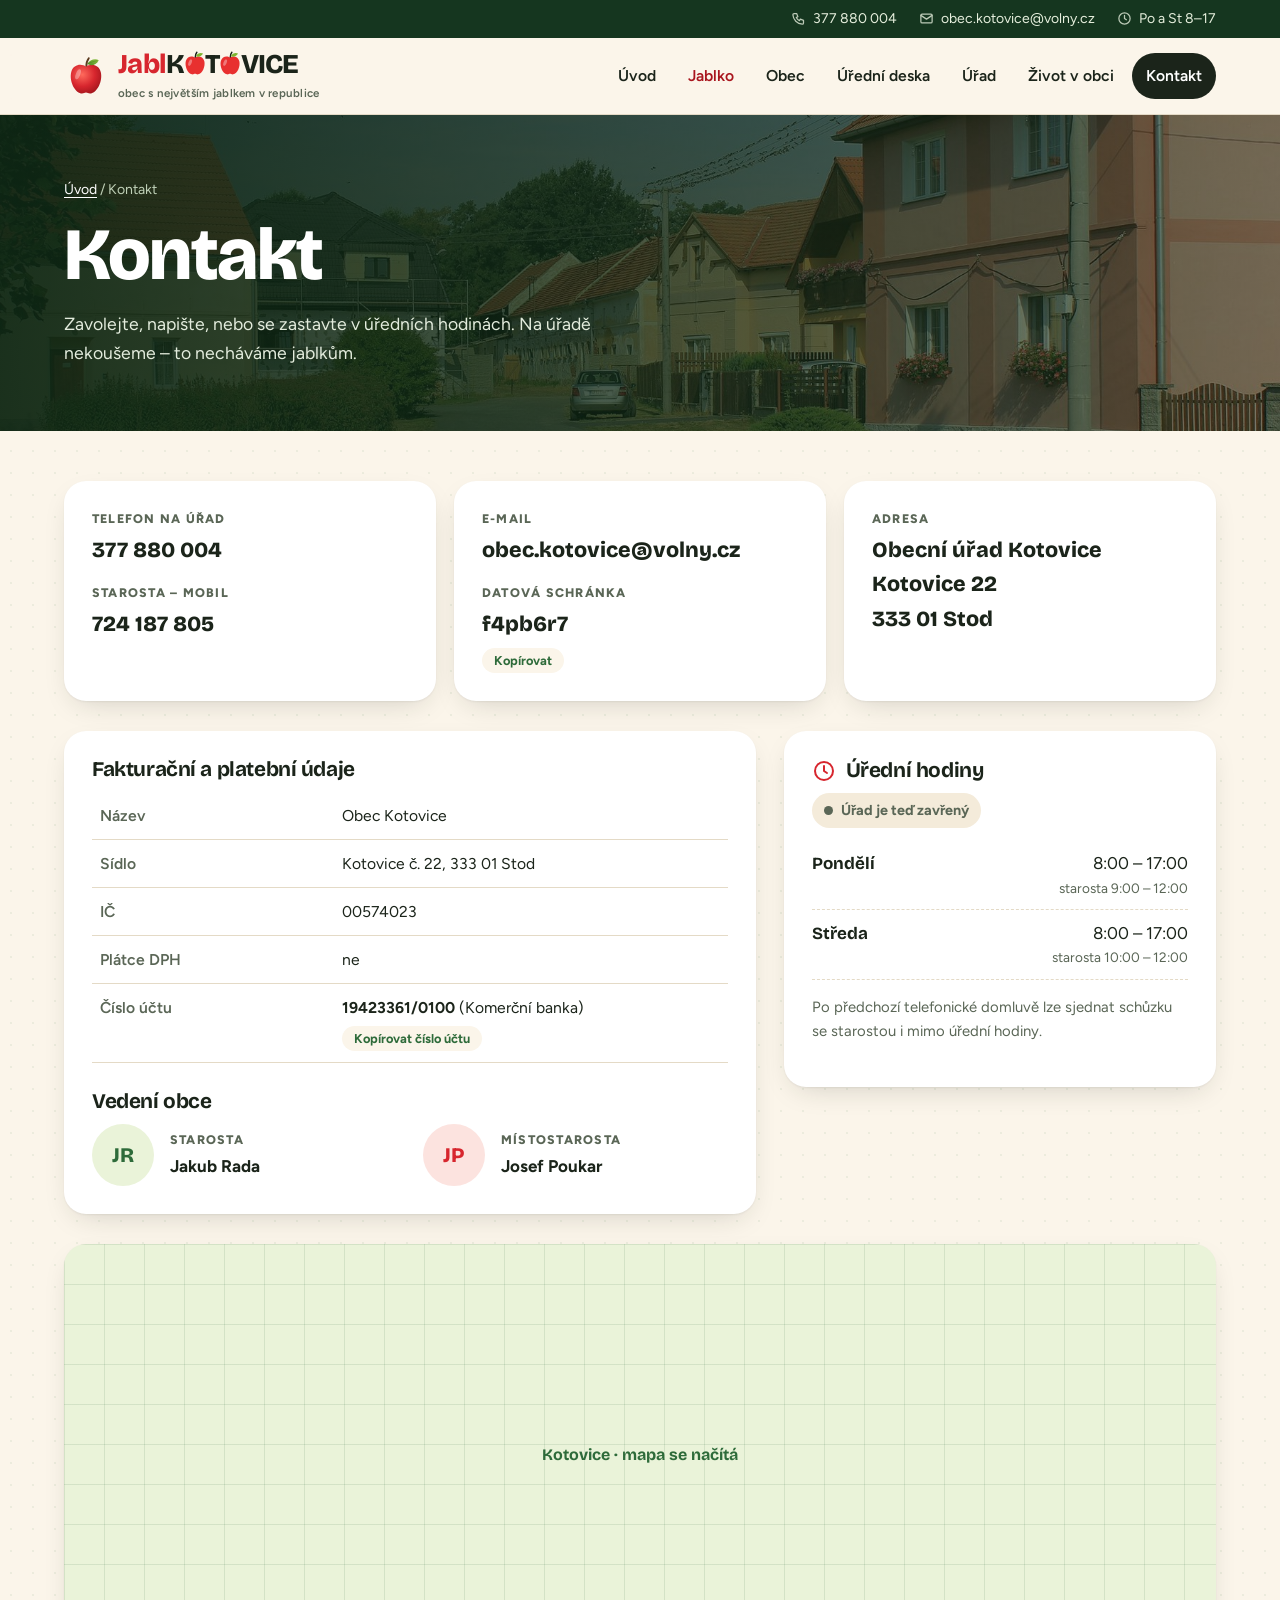
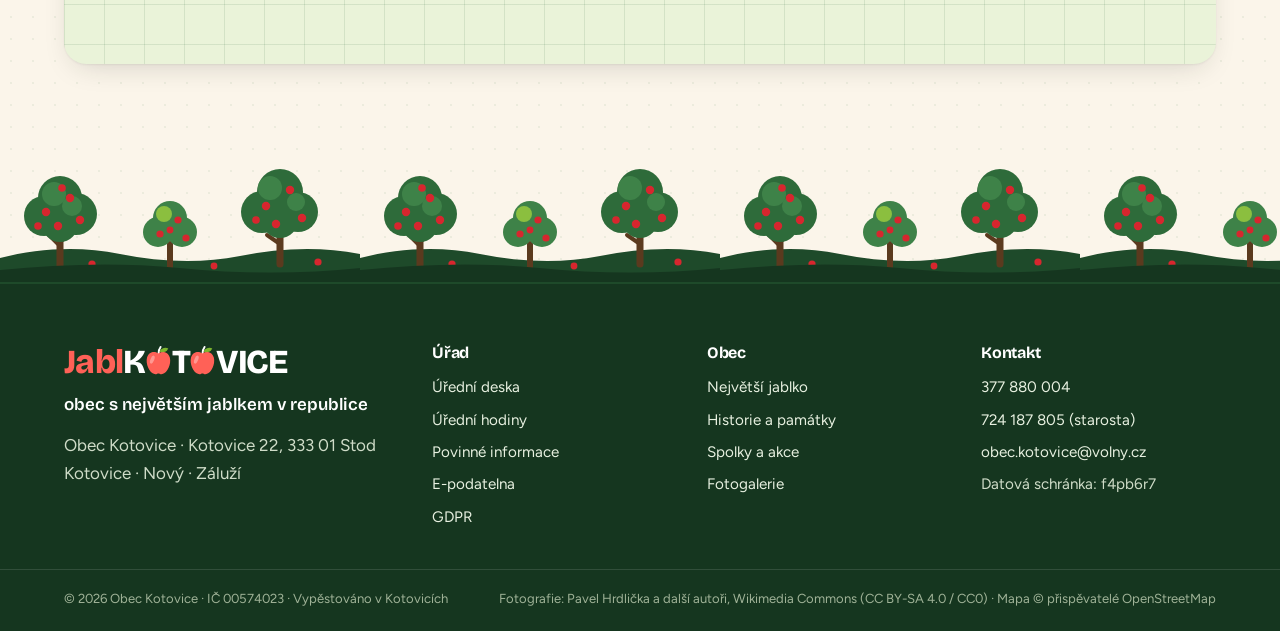
<file: kontakt.html>
<!doctype html>
<html lang="cs">
<head>
<meta charset="utf-8">

<meta name="viewport" content="width=device-width,initial-scale=1">
<title>Kontakt – Obec Kotovice</title>
<meta name="description" content="Kontakty na obecní úřad Kotovice – telefon, e-mail, datová schránka, číslo účtu, úřední hodiny a mapa.">
<meta name="theme-color" content="#15361F">
<meta name="robots" content="noindex, nofollow">
<meta property="og:title" content="Kontakt – Obec Kotovice">
<meta property="og:description" content="Kontakty na obecní úřad Kotovice – telefon, e-mail, datová schránka, číslo účtu, úřední hodiny a mapa.">
<meta property="og:image" content="img/foto/kotovice-rybnik.jpg">
<link rel="icon" href="img/jablko.svg" type="image/svg+xml">
<link rel="preconnect" href="https://fonts.googleapis.com">
<link rel="preconnect" href="https://fonts.gstatic.com" crossorigin>
<link href="https://fonts.googleapis.com/css2?family=Bricolage+Grotesque:opsz,wght@12..96,600;12..96,700;12..96,800&family=Figtree:wght@400;500;600;700;800&display=swap&subset=latin-ext" rel="stylesheet">
<link rel="stylesheet" href="assets/style.css">
</head>
<body>
<a class="skip" href="#obsah">Přeskočit na obsah</a>
<div class="top"><div class="wrap">
  <a class="ico" href="tel:+420377880004"><svg class="" viewBox="0 0 24 24" fill="none" stroke="currentColor" stroke-width="2" stroke-linecap="round" stroke-linejoin="round" aria-hidden="true"><path d="M5 4h4l2 5-2.5 1.5a11 11 0 0 0 5 5L15 13l5 2v4a2 2 0 0 1-2 2A16 16 0 0 1 3 6a2 2 0 0 1 2-2"/></svg>377 880 004</a>
  <a class="ico" href="mailto:obec.kotovice@volny.cz"><svg class="" viewBox="0 0 24 24" fill="none" stroke="currentColor" stroke-width="2" stroke-linecap="round" stroke-linejoin="round" aria-hidden="true"><rect x="3" y="5" width="18" height="14" rx="2"/><path d="m3 7 9 6 9-6"/></svg>obec.kotovice@volny.cz</a>
  <a class="ico hide-s" href="urad.html#hodiny"><svg class="" viewBox="0 0 24 24" fill="none" stroke="currentColor" stroke-width="2" stroke-linecap="round" stroke-linejoin="round" aria-hidden="true"><circle cx="12" cy="12" r="9"/><path d="M12 7v5l3 2"/></svg>Po a St 8–17</a>
</div></div>
<header class="site"><div class="wrap">
  <a class="brand" href="index.html" aria-label="JablKOTOVICE – úvodní stránka"><svg class="" viewBox="0 0 200 200" aria-hidden="true"><defs>
<radialGradient id="glogo" cx="38%" cy="34%" r="75%"><stop offset="0" stop-color="#FF6A5C"/><stop offset=".55" stop-color="#D7262E"/><stop offset="1" stop-color="#9E141B"/></radialGradient>
<linearGradient id="llogo" x1="0" y1="1" x2="1" y2="0"><stop offset="0" stop-color="#4E8A22"/><stop offset="1" stop-color="#8FC544"/></linearGradient></defs>
<path d="M101 60c0-16 3-30 12-41" stroke="#5B3A1E" stroke-width="8" stroke-linecap="round" fill="none"/>
<path fill="url(#glogo)" d="M100 58C82 44 44 44 33 82c-10 38 14 92 44 97 12 2 15-4 23-4s11 6 23 4c30-5 54-59 44-97-11-38-49-38-67-24Z"/>
<path fill="url(#llogo)" d="M106 46c10-22 38-26 52-18-10 22-36 28-52 18Z"/>
<path d="M110 43c14-6 26-10 40-13" stroke="#3F7420" stroke-width="2.4" stroke-linecap="round" fill="none" opacity=".7"/>
<ellipse cx="64" cy="92" rx="10" ry="24" fill="#fff" opacity=".32" transform="rotate(22 64 92)"/>
</svg><span><span class="wm" role="img" aria-label="JablKOTOVICE"><span class="j">Jabl</span><span class="k">K<svg class="o" viewBox="28 14 144 170" aria-hidden="true"><path d="M101 60c0-16 3-30 12-41" stroke="currentColor" stroke-width="11" stroke-linecap="round" fill="none"/><path fill="var(--o-fill,#E8302F)" d="M100 58C82 44 44 44 33 82c-10 38 14 92 44 97 12 2 15-4 23-4s11 6 23 4c30-5 54-59 44-97-11-38-49-38-67-24Z"/><path fill="var(--o-leaf,#7DB52F)" d="M106 46c10-22 38-26 52-18-10 22-36 28-52 18Z"/><ellipse cx="64" cy="94" rx="11" ry="25" fill="#fff" opacity=".35" transform="rotate(22 64 94)"/></svg>T<svg class="o" viewBox="28 14 144 170" aria-hidden="true"><path d="M101 60c0-16 3-30 12-41" stroke="currentColor" stroke-width="11" stroke-linecap="round" fill="none"/><path fill="var(--o-fill,#E8302F)" d="M100 58C82 44 44 44 33 82c-10 38 14 92 44 97 12 2 15-4 23-4s11 6 23 4c30-5 54-59 44-97-11-38-49-38-67-24Z"/><path fill="var(--o-leaf,#7DB52F)" d="M106 46c10-22 38-26 52-18-10 22-36 28-52 18Z"/><ellipse cx="64" cy="94" rx="11" ry="25" fill="#fff" opacity=".35" transform="rotate(22 64 94)"/></svg>VICE</span></span><small>obec s největším jablkem v&nbsp;republice</small></span></a>
  <button class="burger" aria-expanded="false" aria-controls="menu"><svg class="" viewBox="0 0 24 24" fill="none" stroke="currentColor" stroke-width="2" stroke-linecap="round" stroke-linejoin="round" aria-hidden="true"><path d="M4 7h16M4 12h16M4 17h16"/></svg>Menu</button>
  <nav class="main" id="menu" aria-label="Hlavní menu"><ul><li><a href="index.html" class="">Úvod</a></li><li><a href="jablko.html" class="apple-link">Jablko</a></li><li><a href="obec.html" class="">Obec</a></li><li><a href="uredni-deska.html" class="">Úřední deska</a></li><li><a href="urad.html" class="">Úřad</a></li><li><a href="zivot.html" class="">Život v obci</a></li><li><a href="kontakt.html" class="" aria-current=page>Kontakt</a></li></ul></nav>
</div></header>
<main id="obsah">
<section class="page-hero"><div class="bg" style="background-image:url(img/foto/kotovice-ulice.jpg)"></div><div class="wrap">
<div class="crumbs"><a href="index.html">Úvod</a> / Kontakt</div>
<h1>Kontakt</h1><p>Zavolejte, napište, nebo se zastavte v úředních hodinách. Na úřadě nekoušeme – to necháváme jablkům.</p></div></section>
<div class="wrap" style="padding-top:50px;padding-bottom:30px">
  <div class="contact-grid">
    <div class="card"><div class="label">Telefon na úřad</div><a class="big-link" href="tel:+420377880004">377 880 004</a>
      <div class="label" style="margin-top:16px">Starosta – mobil</div><a class="big-link" href="tel:+420724187805">724 187 805</a></div>
    <div class="card"><div class="label">E-mail</div><a class="big-link" href="mailto:obec.kotovice@volny.cz">obec.kotovice@volny.cz</a>
      <div class="label" style="margin-top:16px">Datová schránka</div><span class="big-link">f4pb6r7</span><button class="copy" data-copy="f4pb6r7">Kopírovat</button></div>
    <div class="card"><div class="label">Adresa</div><span class="big-link">Obecní úřad Kotovice<br>Kotovice 22<br>333 01 Stod</span></div>
  </div>
</div>
<div class="wrap grid-2" style="padding-bottom:30px">
  <div class="card">
    <h3>Fakturační a platební údaje</h3>
    <table class="info">
      <tr><th>Název</th><td>Obec Kotovice</td></tr>
      <tr><th>Sídlo</th><td>Kotovice č. 22, 333 01 Stod</td></tr>
      <tr><th>IČ</th><td>00574023</td></tr>
      <tr><th>Plátce DPH</th><td>ne</td></tr>
      <tr><th>Číslo účtu</th><td><b>19423361/0100</b> (Komerční banka)<br><button class="copy" data-copy="19423361/0100">Kopírovat číslo účtu</button></td></tr>
    </table>
    <h3 style="margin-top:28px">Vedení obce</h3>
    <div class="split">
      <div class="person"><span class="avatar">JR</span><div><div class="label">Starosta</div><b>Jakub Rada</b></div></div>
      <div class="person"><span class="avatar">JP</span><div><div class="label">Místostarosta</div><b>Josef Poukar</b></div></div>
    </div>
  </div>
  <aside class="card"><h3><svg class="" viewBox="0 0 24 24" fill="none" stroke="currentColor" stroke-width="2" stroke-linecap="round" stroke-linejoin="round" aria-hidden="true"><circle cx="12" cy="12" r="9"/><path d="M12 7v5l3 2"/></svg> Úřední hodiny</h3><span class="open-now" data-open-now><i></i>Úřední hodiny</span><ul class="hours">
<li><b>Pondělí</b><span>8:00 – 17:00<small>starosta 9:00 – 12:00</small></span></li>
<li><b>Středa</b><span>8:00 – 17:00<small>starosta 10:00 – 12:00</small></span></li>
</ul><p style="font-size:.93rem;color:var(--muted)">Po předchozí telefonické domluvě lze sjednat schůzku se starostou i mimo úřední hodiny.</p></aside>
</div>
<div class="wrap" id="mapa" style="padding-bottom:90px;scroll-margin-top:100px"><div class="map" style="min-height:420px"><iframe title="Mapa obce Kotovice" loading="lazy" src="https://www.openstreetmap.org/export/embed.html?bbox=13.105%2C49.652%2C13.185%2C49.695&amp;layer=mapnik&amp;marker=49.6720%2C13.1545"></iframe></div></div>
</main>
<footer class="site">
  <div class="wrap">
    <div>
      <span class="wm" role="img" aria-label="JablKOTOVICE"><span class="j">Jabl</span><span class="k">K<svg class="o" viewBox="28 14 144 170" aria-hidden="true"><path d="M101 60c0-16 3-30 12-41" stroke="currentColor" stroke-width="11" stroke-linecap="round" fill="none"/><path fill="var(--o-fill,#E8302F)" d="M100 58C82 44 44 44 33 82c-10 38 14 92 44 97 12 2 15-4 23-4s11 6 23 4c30-5 54-59 44-97-11-38-49-38-67-24Z"/><path fill="var(--o-leaf,#7DB52F)" d="M106 46c10-22 38-26 52-18-10 22-36 28-52 18Z"/><ellipse cx="64" cy="94" rx="11" ry="25" fill="#fff" opacity=".35" transform="rotate(22 64 94)"/></svg>T<svg class="o" viewBox="28 14 144 170" aria-hidden="true"><path d="M101 60c0-16 3-30 12-41" stroke="currentColor" stroke-width="11" stroke-linecap="round" fill="none"/><path fill="var(--o-fill,#E8302F)" d="M100 58C82 44 44 44 33 82c-10 38 14 92 44 97 12 2 15-4 23-4s11 6 23 4c30-5 54-59 44-97-11-38-49-38-67-24Z"/><path fill="var(--o-leaf,#7DB52F)" d="M106 46c10-22 38-26 52-18-10 22-36 28-52 18Z"/><ellipse cx="64" cy="94" rx="11" ry="25" fill="#fff" opacity=".35" transform="rotate(22 64 94)"/></svg>VICE</span></span>
      <p class="claim">obec s největším jablkem v&nbsp;republice</p>
      <p>Obec Kotovice · Kotovice 22, 333 01 Stod<br>Kotovice · Nový · Záluží</p>
    </div>
    <div><h4>Úřad</h4><ul>
      <li><a href="uredni-deska.html">Úřední deska</a></li>
      <li><a href="urad.html#hodiny">Úřední hodiny</a></li>
      <li><a href="urad.html#povinne">Povinné informace</a></li>
      <li><a href="urad.html#podatelna">E-podatelna</a></li>
      <li><a href="urad.html#gdpr">GDPR</a></li>
    </ul></div>
    <div><h4>Obec</h4><ul>
      <li><a href="jablko.html">Největší jablko</a></li>
      <li><a href="obec.html">Historie a památky</a></li>
      <li><a href="zivot.html">Spolky a akce</a></li>
      <li><a href="zivot.html#galerie">Fotogalerie</a></li>
    </ul></div>
    <div><h4>Kontakt</h4><ul>
      <li><a href="tel:+420377880004">377 880 004</a></li>
      <li><a href="tel:+420724187805">724 187 805 (starosta)</a></li>
      <li><a href="mailto:obec.kotovice@volny.cz">obec.kotovice@volny.cz</a></li>
      <li>Datová schránka: f4pb6r7</li>
    </ul></div>
  </div>
  <div class="bottom"><div class="wrap">
    <span>© 2026 Obec Kotovice · IČ 00574023 · Vypěstováno v Kotovicích</span>
    <span>Fotografie: Pavel Hrdlička a další autoři, Wikimedia Commons (CC BY-SA 4.0 / CC0) · Mapa © přispěvatelé OpenStreetMap</span>
  </div></div>
</footer>
<script src="assets/app.js"></script>
</body>
</html>
</file>
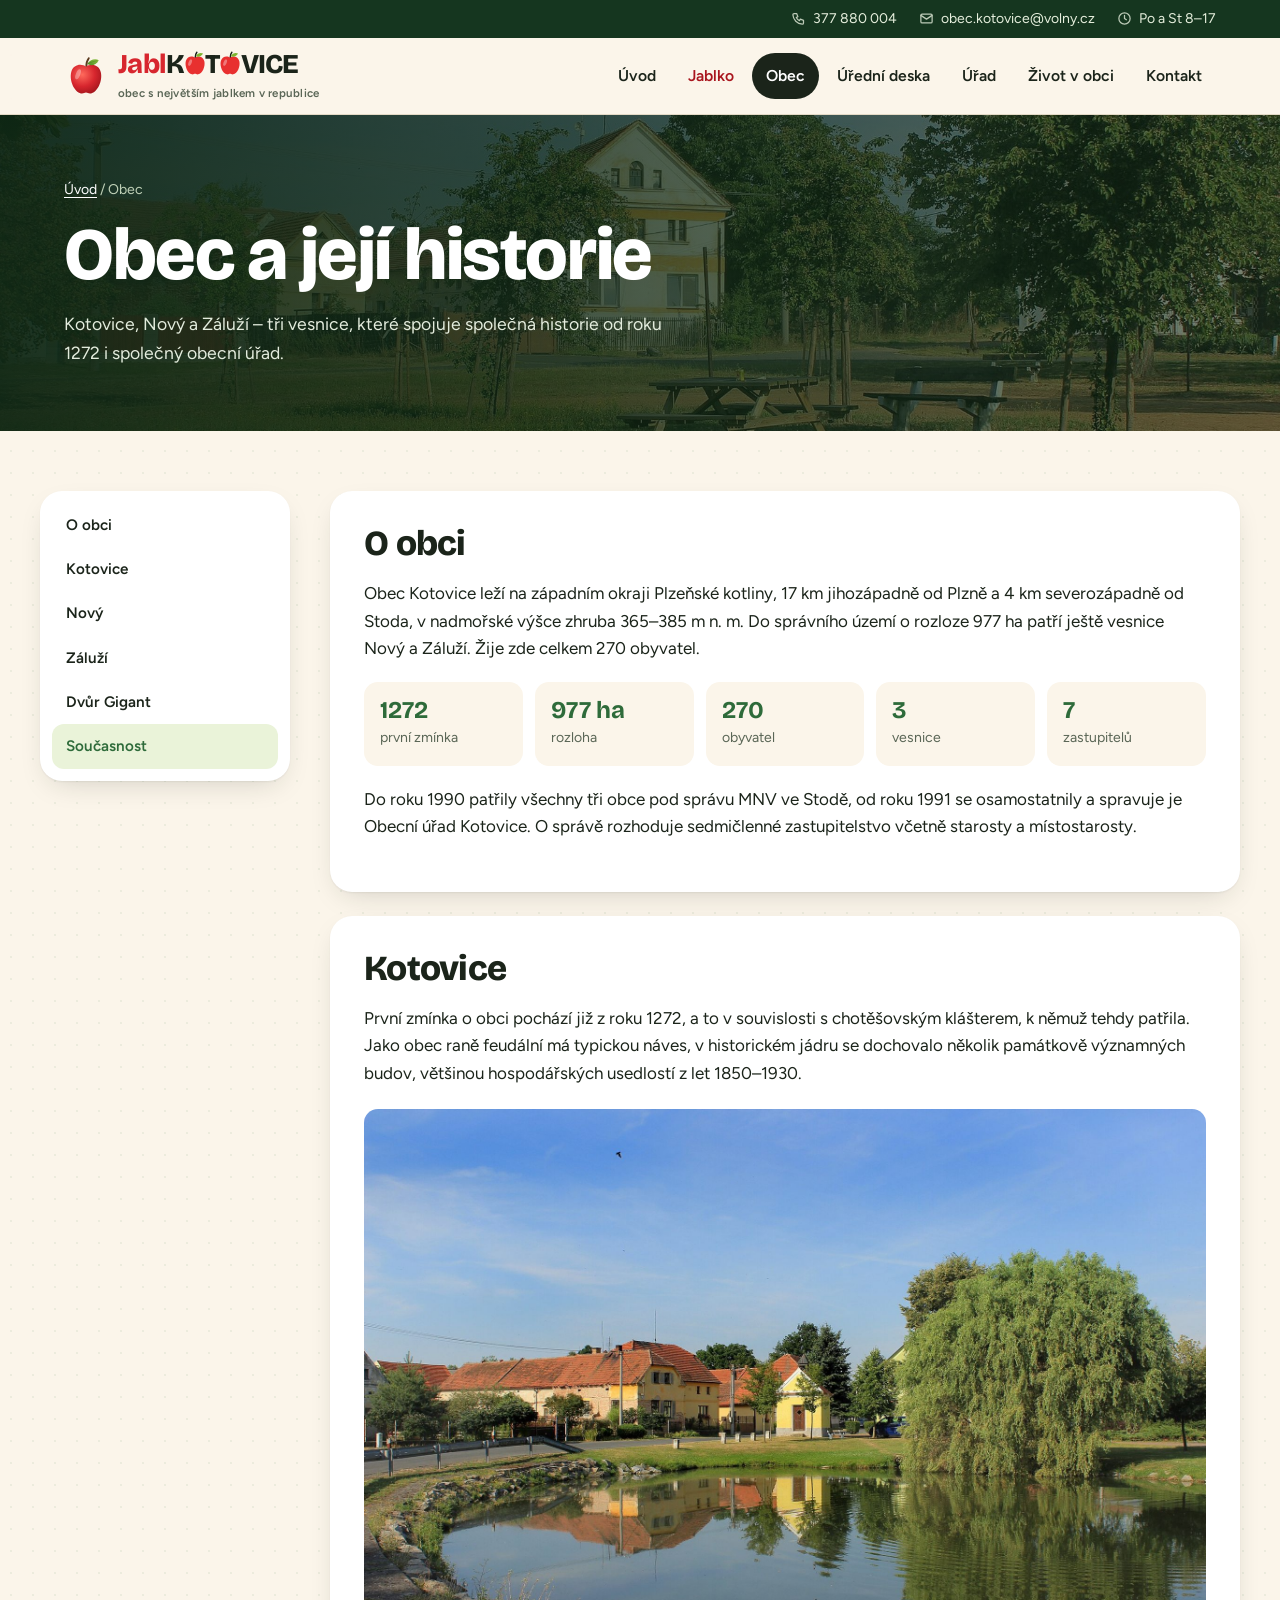
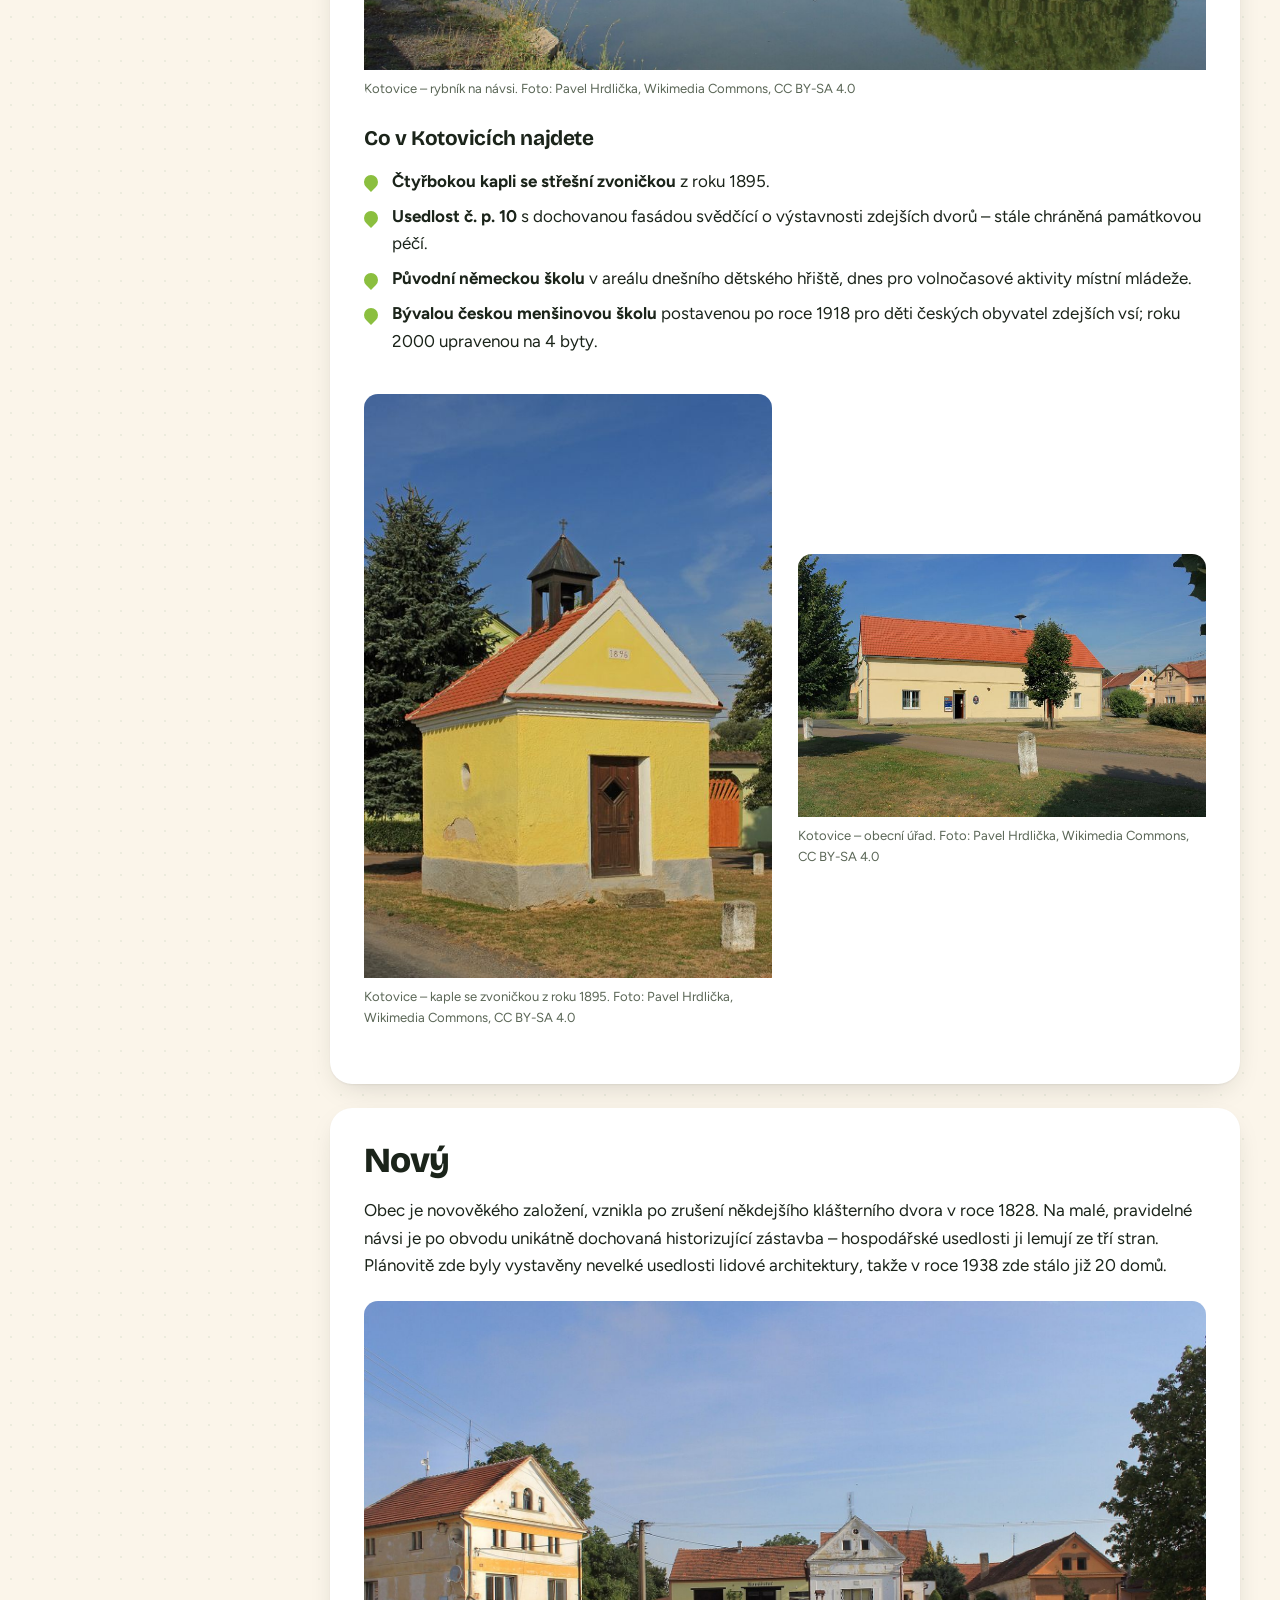
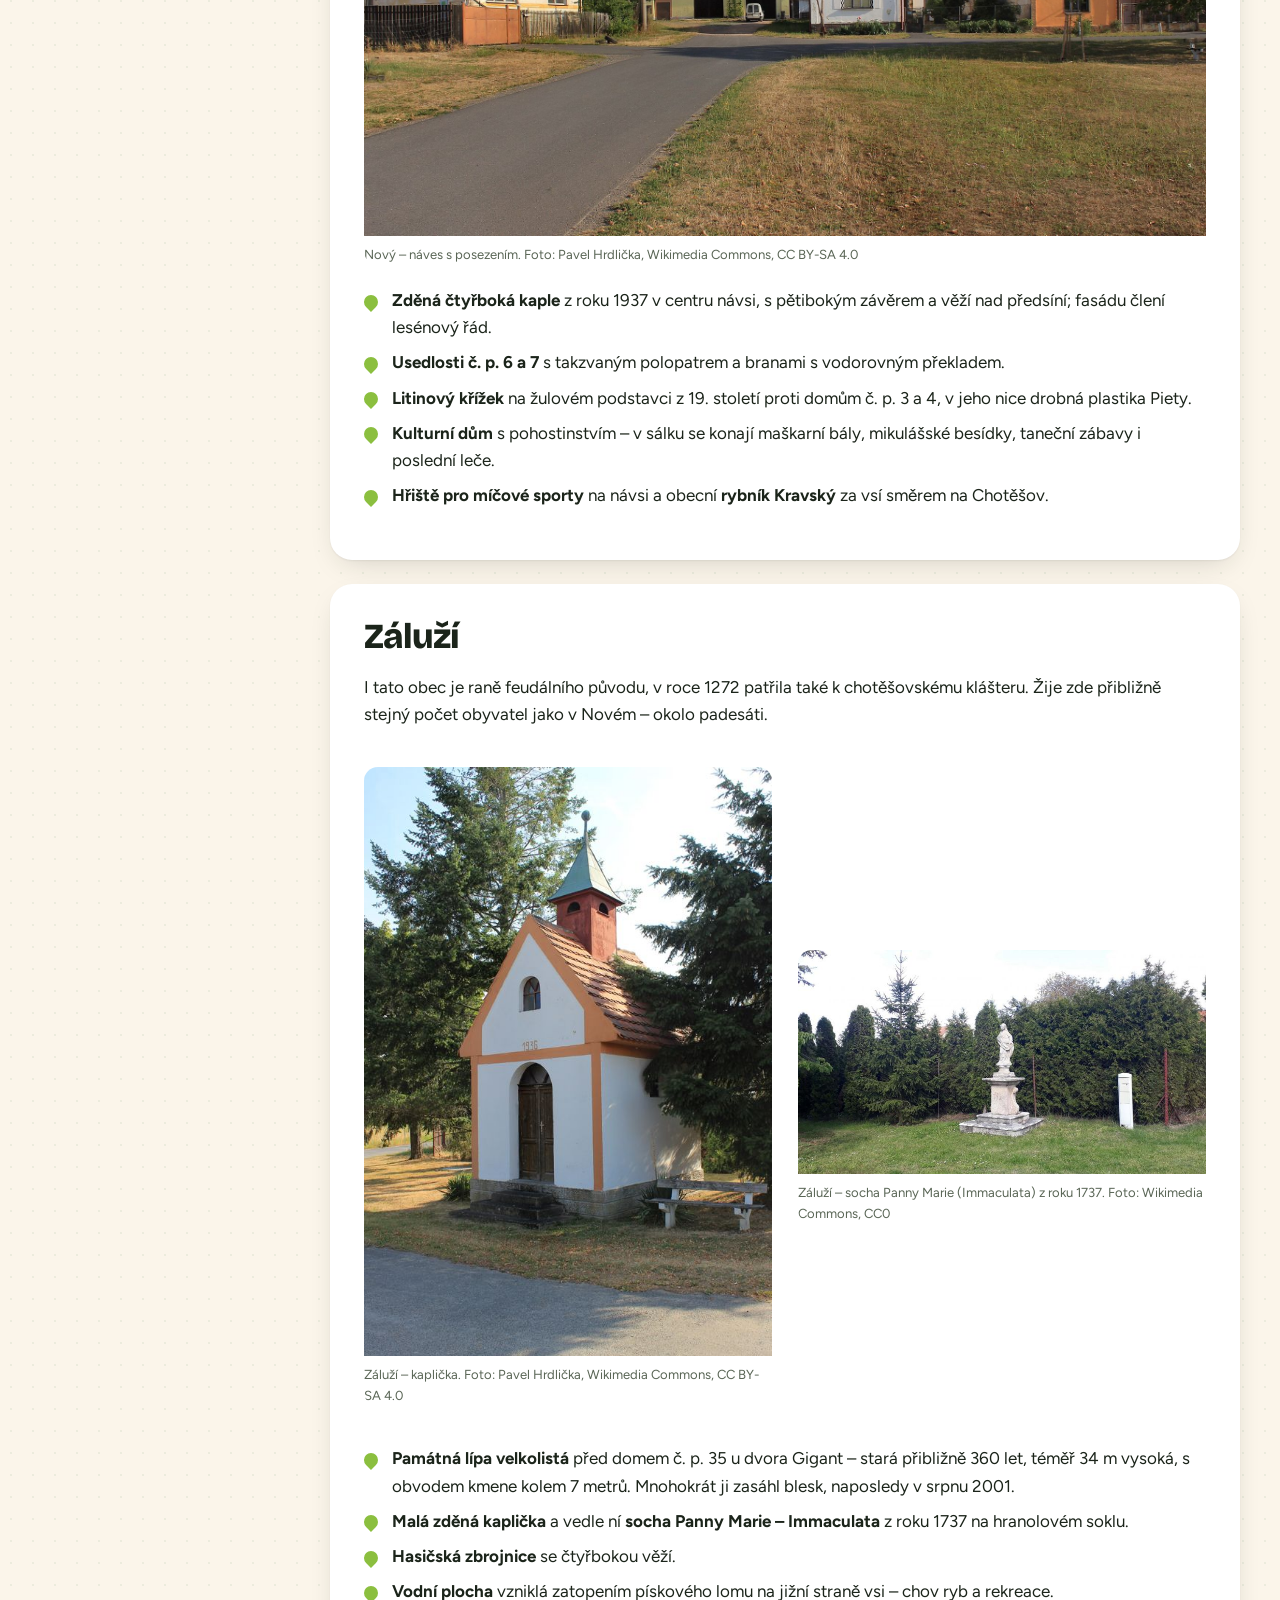
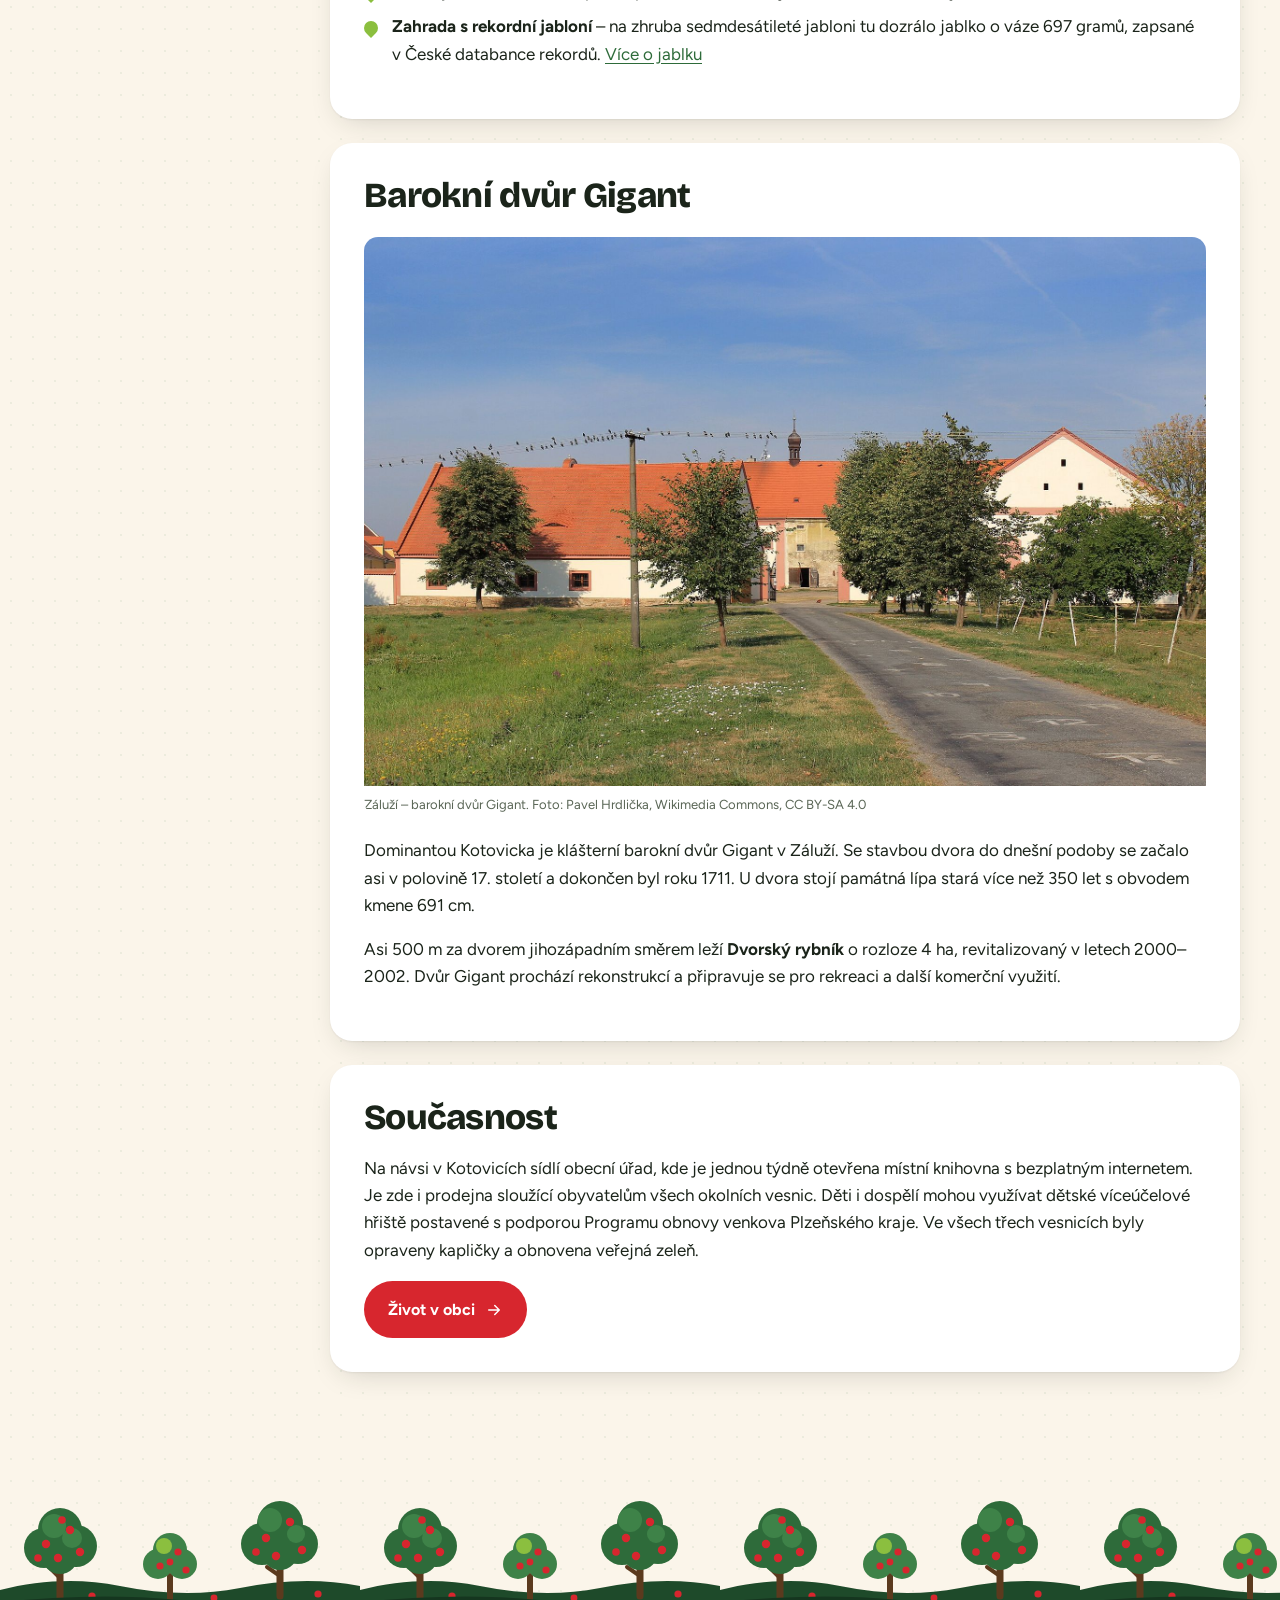
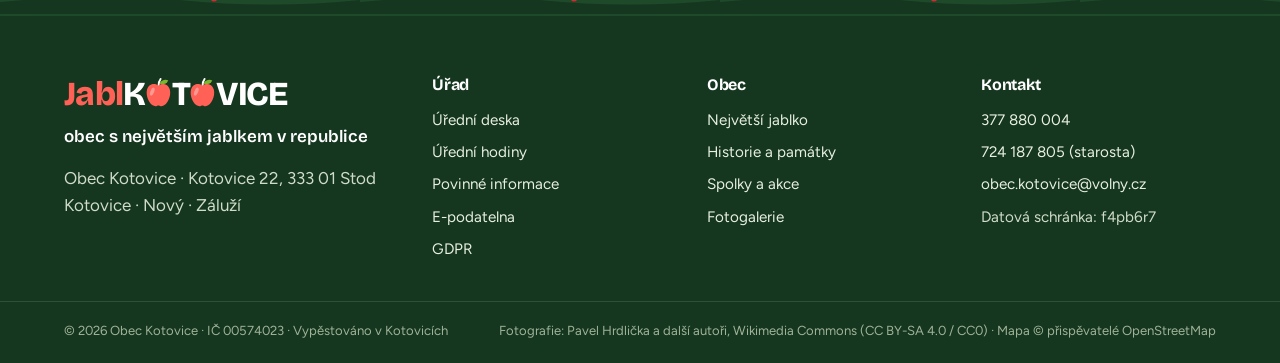
<file: obec.html>
<!doctype html>
<html lang="cs">
<head>
<meta charset="utf-8">

<meta name="viewport" content="width=device-width,initial-scale=1">
<title>Obec a historie – JablKOTOVICE</title>
<meta name="description" content="Historie a památky obce Kotovice a vesnic Nový a Záluží – barokní dvůr Gigant, památná lípa, kaple.">
<meta name="theme-color" content="#15361F">
<meta name="robots" content="noindex, nofollow">
<meta property="og:title" content="Obec a historie – JablKOTOVICE">
<meta property="og:description" content="Historie a památky obce Kotovice a vesnic Nový a Záluží – barokní dvůr Gigant, památná lípa, kaple.">
<meta property="og:image" content="img/foto/kotovice-rybnik.jpg">
<link rel="icon" href="img/jablko.svg" type="image/svg+xml">
<link rel="preconnect" href="https://fonts.googleapis.com">
<link rel="preconnect" href="https://fonts.gstatic.com" crossorigin>
<link href="https://fonts.googleapis.com/css2?family=Bricolage+Grotesque:opsz,wght@12..96,600;12..96,700;12..96,800&family=Figtree:wght@400;500;600;700;800&display=swap&subset=latin-ext" rel="stylesheet">
<link rel="stylesheet" href="assets/style.css">
</head>
<body>
<a class="skip" href="#obsah">Přeskočit na obsah</a>
<div class="top"><div class="wrap">
  <a class="ico" href="tel:+420377880004"><svg class="" viewBox="0 0 24 24" fill="none" stroke="currentColor" stroke-width="2" stroke-linecap="round" stroke-linejoin="round" aria-hidden="true"><path d="M5 4h4l2 5-2.5 1.5a11 11 0 0 0 5 5L15 13l5 2v4a2 2 0 0 1-2 2A16 16 0 0 1 3 6a2 2 0 0 1 2-2"/></svg>377 880 004</a>
  <a class="ico" href="mailto:obec.kotovice@volny.cz"><svg class="" viewBox="0 0 24 24" fill="none" stroke="currentColor" stroke-width="2" stroke-linecap="round" stroke-linejoin="round" aria-hidden="true"><rect x="3" y="5" width="18" height="14" rx="2"/><path d="m3 7 9 6 9-6"/></svg>obec.kotovice@volny.cz</a>
  <a class="ico hide-s" href="urad.html#hodiny"><svg class="" viewBox="0 0 24 24" fill="none" stroke="currentColor" stroke-width="2" stroke-linecap="round" stroke-linejoin="round" aria-hidden="true"><circle cx="12" cy="12" r="9"/><path d="M12 7v5l3 2"/></svg>Po a St 8–17</a>
</div></div>
<header class="site"><div class="wrap">
  <a class="brand" href="index.html" aria-label="JablKOTOVICE – úvodní stránka"><svg class="" viewBox="0 0 200 200" aria-hidden="true"><defs>
<radialGradient id="glogo" cx="38%" cy="34%" r="75%"><stop offset="0" stop-color="#FF6A5C"/><stop offset=".55" stop-color="#D7262E"/><stop offset="1" stop-color="#9E141B"/></radialGradient>
<linearGradient id="llogo" x1="0" y1="1" x2="1" y2="0"><stop offset="0" stop-color="#4E8A22"/><stop offset="1" stop-color="#8FC544"/></linearGradient></defs>
<path d="M101 60c0-16 3-30 12-41" stroke="#5B3A1E" stroke-width="8" stroke-linecap="round" fill="none"/>
<path fill="url(#glogo)" d="M100 58C82 44 44 44 33 82c-10 38 14 92 44 97 12 2 15-4 23-4s11 6 23 4c30-5 54-59 44-97-11-38-49-38-67-24Z"/>
<path fill="url(#llogo)" d="M106 46c10-22 38-26 52-18-10 22-36 28-52 18Z"/>
<path d="M110 43c14-6 26-10 40-13" stroke="#3F7420" stroke-width="2.4" stroke-linecap="round" fill="none" opacity=".7"/>
<ellipse cx="64" cy="92" rx="10" ry="24" fill="#fff" opacity=".32" transform="rotate(22 64 92)"/>
</svg><span><span class="wm" role="img" aria-label="JablKOTOVICE"><span class="j">Jabl</span><span class="k">K<svg class="o" viewBox="28 14 144 170" aria-hidden="true"><path d="M101 60c0-16 3-30 12-41" stroke="currentColor" stroke-width="11" stroke-linecap="round" fill="none"/><path fill="var(--o-fill,#E8302F)" d="M100 58C82 44 44 44 33 82c-10 38 14 92 44 97 12 2 15-4 23-4s11 6 23 4c30-5 54-59 44-97-11-38-49-38-67-24Z"/><path fill="var(--o-leaf,#7DB52F)" d="M106 46c10-22 38-26 52-18-10 22-36 28-52 18Z"/><ellipse cx="64" cy="94" rx="11" ry="25" fill="#fff" opacity=".35" transform="rotate(22 64 94)"/></svg>T<svg class="o" viewBox="28 14 144 170" aria-hidden="true"><path d="M101 60c0-16 3-30 12-41" stroke="currentColor" stroke-width="11" stroke-linecap="round" fill="none"/><path fill="var(--o-fill,#E8302F)" d="M100 58C82 44 44 44 33 82c-10 38 14 92 44 97 12 2 15-4 23-4s11 6 23 4c30-5 54-59 44-97-11-38-49-38-67-24Z"/><path fill="var(--o-leaf,#7DB52F)" d="M106 46c10-22 38-26 52-18-10 22-36 28-52 18Z"/><ellipse cx="64" cy="94" rx="11" ry="25" fill="#fff" opacity=".35" transform="rotate(22 64 94)"/></svg>VICE</span></span><small>obec s největším jablkem v&nbsp;republice</small></span></a>
  <button class="burger" aria-expanded="false" aria-controls="menu"><svg class="" viewBox="0 0 24 24" fill="none" stroke="currentColor" stroke-width="2" stroke-linecap="round" stroke-linejoin="round" aria-hidden="true"><path d="M4 7h16M4 12h16M4 17h16"/></svg>Menu</button>
  <nav class="main" id="menu" aria-label="Hlavní menu"><ul><li><a href="index.html" class="">Úvod</a></li><li><a href="jablko.html" class="apple-link">Jablko</a></li><li><a href="obec.html" class="" aria-current=page>Obec</a></li><li><a href="uredni-deska.html" class="">Úřední deska</a></li><li><a href="urad.html" class="">Úřad</a></li><li><a href="zivot.html" class="">Život v obci</a></li><li><a href="kontakt.html" class="">Kontakt</a></li></ul></nav>
</div></header>
<main id="obsah">
<section class="page-hero"><div class="bg" style="background-image:url(img/foto/novy-naves.jpg)"></div><div class="wrap">
<div class="crumbs"><a href="index.html">Úvod</a> / Obec</div>
<h1>Obec a její historie</h1><p>Kotovice, Nový a Záluží – tři vesnice, které spojuje společná historie od roku 1272 i společný obecní úřad.</p></div></section>
<div class="wrap layout">
  <nav class="subnav" aria-label="Na této stránce"><ul>
    <li><a href="#o-obci">O obci</a></li><li><a href="#kotovice">Kotovice</a></li><li><a href="#novy">Nový</a></li>
    <li><a href="#zaluzi">Záluží</a></li><li><a href="#gigant">Dvůr Gigant</a></li><li><a href="#soucasnost">Současnost</a></li></ul></nav>
  <div class="prose">
    <section id="o-obci">
      <h2>O obci</h2>
      <p>Obec Kotovice leží na západním okraji Plzeňské kotliny, 17 km jihozápadně od Plzně a 4 km severozápadně od Stoda, v nadmořské výšce zhruba 365–385 m n. m. Do správního území o rozloze 977 ha patří ještě vesnice Nový a Záluží. Žije zde celkem 270 obyvatel.</p>
      <div class="facts">
        <div><b>1272</b><span>první zmínka</span></div><div><b>977 ha</b><span>rozloha</span></div>
        <div><b>270</b><span>obyvatel</span></div><div><b>3</b><span>vesnice</span></div><div><b>7</b><span>zastupitelů</span></div>
      </div>
      <p>Do roku 1990 patřily všechny tři obce pod správu MNV ve Stodě, od roku 1991 se osamostatnily a spravuje je Obecní úřad Kotovice. O správě rozhoduje sedmičlenné zastupitelstvo včetně starosty a místostarosty.</p>
    </section>

    <section id="kotovice">
      <h2>Kotovice</h2>
      <p>První zmínka o obci pochází již z roku 1272, a to v souvislosti s chotěšovským klášterem, k němuž tehdy patřila. Jako obec raně feudální má typickou náves, v historickém jádru se dochovalo několik památkově významných budov, většinou hospodářských usedlostí z let 1850–1930.</p>
      <figure class="figure"><img class="" src="img/foto/kotovice-rybnik.jpg" alt="Kotovice – rybník na návsi" loading=lazy decoding="async"><figcaption>Kotovice – rybník na návsi. Foto: Pavel Hrdlička, Wikimedia Commons, CC BY-SA 4.0</figcaption></figure>
      <h3>Co v Kotovicích najdete</h3>
      <ul class="ticks">
        <li><b>Čtyřbokou kapli se střešní zvoničkou</b> z roku 1895.</li>
        <li><b>Usedlost č. p. 10</b> s dochovanou fasádou svědčící o výstavnosti zdejších dvorů – stále chráněná památkovou péčí.</li>
        <li><b>Původní německou školu</b> v areálu dnešního dětského hřiště, dnes pro volnočasové aktivity místní mládeže.</li>
        <li><b>Bývalou českou menšinovou školu</b> postavenou po roce 1918 pro děti českých obyvatel zdejších vsí; roku 2000 upravenou na 4 byty.</li>
      </ul>
      <div class="split"><figure class="figure"><img class="" src="img/foto/kotovice-kaple-m.jpg" alt="Kotovice – kaple se zvoničkou z roku 1895" loading=lazy decoding="async"><figcaption>Kotovice – kaple se zvoničkou z roku 1895. Foto: Pavel Hrdlička, Wikimedia Commons, CC BY-SA 4.0</figcaption></figure><figure class="figure"><img class="" src="img/foto/kotovice-urad-m.jpg" alt="Kotovice – obecní úřad" loading=lazy decoding="async"><figcaption>Kotovice – obecní úřad. Foto: Pavel Hrdlička, Wikimedia Commons, CC BY-SA 4.0</figcaption></figure></div>
    </section>

    <section id="novy">
      <h2>Nový</h2>
      <p>Obec je novověkého založení, vznikla po zrušení někdejšího klášterního dvora v roce 1828. Na malé, pravidelné návsi je po obvodu unikátně dochovaná historizující zástavba – hospodářské usedlosti ji lemují ze tří stran. Plánovitě zde byly vystavěny nevelké usedlosti lidové architektury, takže v roce 1938 zde stálo již 20 domů.</p>
      <figure class="figure"><img class="" src="img/foto/novy-naves-2.jpg" alt="Nový – náves s posezením" loading=lazy decoding="async"><figcaption>Nový – náves s posezením. Foto: Pavel Hrdlička, Wikimedia Commons, CC BY-SA 4.0</figcaption></figure>
      <ul class="ticks">
        <li><b>Zděná čtyřboká kaple</b> z roku 1937 v centru návsi, s pětibokým závěrem a věží nad předsíní; fasádu člení lesénový řád.</li>
        <li><b>Usedlosti č. p. 6 a 7</b> s takzvaným polopatrem a branami s vodorovným překladem.</li>
        <li><b>Litinový křížek</b> na žulovém podstavci z 19. století proti domům č. p. 3 a 4, v jeho nice drobná plastika Piety.</li>
        <li><b>Kulturní dům</b> s pohostinstvím – v sálku se konají maškarní bály, mikulášské besídky, taneční zábavy i poslední leče.</li>
        <li><b>Hřiště pro míčové sporty</b> na návsi a obecní <b>rybník Kravský</b> za vsí směrem na Chotěšov.</li>
      </ul>
    </section>

    <section id="zaluzi">
      <h2>Záluží</h2>
      <p>I tato obec je raně feudálního původu, v roce 1272 patřila také k chotěšovskému klášteru. Žije zde přibližně stejný počet obyvatel jako v Novém – okolo padesáti.</p>
      <div class="split"><figure class="figure"><img class="" src="img/foto/zaluzi-kaple-m.jpg" alt="Záluží – kaplička" loading=lazy decoding="async"><figcaption>Záluží – kaplička. Foto: Pavel Hrdlička, Wikimedia Commons, CC BY-SA 4.0</figcaption></figure><figure class="figure"><img class="" src="img/foto/zaluzi-immaculata-m.jpg" alt="Záluží – socha Panny Marie (Immaculata) z roku 1737" loading=lazy decoding="async"><figcaption>Záluží – socha Panny Marie (Immaculata) z roku 1737. Foto: Wikimedia Commons, CC0</figcaption></figure></div>
      <ul class="ticks">
        <li><b>Památná lípa velkolistá</b> před domem č. p. 35 u dvora Gigant – stará přibližně 360 let, téměř 34 m vysoká, s obvodem kmene kolem 7 metrů. Mnohokrát ji zasáhl blesk, naposledy v srpnu 2001.</li>
        <li><b>Malá zděná kaplička</b> a vedle ní <b>socha Panny Marie – Immaculata</b> z roku 1737 na hranolovém soklu.</li>
        <li><b>Hasičská zbrojnice</b> se čtyřbokou věží.</li>
        <li><b>Vodní plocha</b> vzniklá zatopením pískového lomu na jižní straně vsi – chov ryb a rekreace.</li>
        <li><b>Zahrada s rekordní jabloní</b> – na zhruba sedmdesátileté jabloni tu dozrálo jablko o váze 697 gramů, zapsané v České databance rekordů. <a href="jablko.html">Více o jablku</a></li>
      </ul>
    </section>

    <section id="gigant">
      <h2>Barokní dvůr Gigant</h2>
      <figure class="figure"><img class="" src="img/foto/zaluzi-gigant.jpg" alt="Záluží – barokní dvůr Gigant" loading=lazy decoding="async"><figcaption>Záluží – barokní dvůr Gigant. Foto: Pavel Hrdlička, Wikimedia Commons, CC BY-SA 4.0</figcaption></figure>
      <p>Dominantou Kotovicka je klášterní barokní dvůr Gigant v Záluží. Se stavbou dvora do dnešní podoby se začalo asi v polovině 17. století a dokončen byl roku 1711. U dvora stojí památná lípa stará více než 350 let s obvodem kmene 691 cm.</p>
      <p>Asi 500 m za dvorem jihozápadním směrem leží <b>Dvorský rybník</b> o rozloze 4 ha, revitalizovaný v letech 2000–2002. Dvůr Gigant prochází rekonstrukcí a připravuje se pro rekreaci a další komerční využití.</p>
    </section>

    <section id="soucasnost">
      <h2>Současnost</h2>
      <p>Na návsi v Kotovicích sídlí obecní úřad, kde je jednou týdně otevřena místní knihovna s bezplatným internetem. Je zde i prodejna sloužící obyvatelům všech okolních vesnic. Děti i dospělí mohou využívat dětské víceúčelové hřiště postavené s podporou Programu obnovy venkova Plzeňského kraje. Ve všech třech vesnicích byly opraveny kapličky a obnovena veřejná zeleň.</p>
      <a class="btn btn-red" href="zivot.html">Život v obci <svg class="" viewBox="0 0 24 24" fill="none" stroke="currentColor" stroke-width="2" stroke-linecap="round" stroke-linejoin="round" aria-hidden="true"><path d="M5 12h14M13 6l6 6-6 6"/></svg></a>
    </section>
  </div>
</div>
</main>
<footer class="site">
  <div class="wrap">
    <div>
      <span class="wm" role="img" aria-label="JablKOTOVICE"><span class="j">Jabl</span><span class="k">K<svg class="o" viewBox="28 14 144 170" aria-hidden="true"><path d="M101 60c0-16 3-30 12-41" stroke="currentColor" stroke-width="11" stroke-linecap="round" fill="none"/><path fill="var(--o-fill,#E8302F)" d="M100 58C82 44 44 44 33 82c-10 38 14 92 44 97 12 2 15-4 23-4s11 6 23 4c30-5 54-59 44-97-11-38-49-38-67-24Z"/><path fill="var(--o-leaf,#7DB52F)" d="M106 46c10-22 38-26 52-18-10 22-36 28-52 18Z"/><ellipse cx="64" cy="94" rx="11" ry="25" fill="#fff" opacity=".35" transform="rotate(22 64 94)"/></svg>T<svg class="o" viewBox="28 14 144 170" aria-hidden="true"><path d="M101 60c0-16 3-30 12-41" stroke="currentColor" stroke-width="11" stroke-linecap="round" fill="none"/><path fill="var(--o-fill,#E8302F)" d="M100 58C82 44 44 44 33 82c-10 38 14 92 44 97 12 2 15-4 23-4s11 6 23 4c30-5 54-59 44-97-11-38-49-38-67-24Z"/><path fill="var(--o-leaf,#7DB52F)" d="M106 46c10-22 38-26 52-18-10 22-36 28-52 18Z"/><ellipse cx="64" cy="94" rx="11" ry="25" fill="#fff" opacity=".35" transform="rotate(22 64 94)"/></svg>VICE</span></span>
      <p class="claim">obec s největším jablkem v&nbsp;republice</p>
      <p>Obec Kotovice · Kotovice 22, 333 01 Stod<br>Kotovice · Nový · Záluží</p>
    </div>
    <div><h4>Úřad</h4><ul>
      <li><a href="uredni-deska.html">Úřední deska</a></li>
      <li><a href="urad.html#hodiny">Úřední hodiny</a></li>
      <li><a href="urad.html#povinne">Povinné informace</a></li>
      <li><a href="urad.html#podatelna">E-podatelna</a></li>
      <li><a href="urad.html#gdpr">GDPR</a></li>
    </ul></div>
    <div><h4>Obec</h4><ul>
      <li><a href="jablko.html">Největší jablko</a></li>
      <li><a href="obec.html">Historie a památky</a></li>
      <li><a href="zivot.html">Spolky a akce</a></li>
      <li><a href="zivot.html#galerie">Fotogalerie</a></li>
    </ul></div>
    <div><h4>Kontakt</h4><ul>
      <li><a href="tel:+420377880004">377 880 004</a></li>
      <li><a href="tel:+420724187805">724 187 805 (starosta)</a></li>
      <li><a href="mailto:obec.kotovice@volny.cz">obec.kotovice@volny.cz</a></li>
      <li>Datová schránka: f4pb6r7</li>
    </ul></div>
  </div>
  <div class="bottom"><div class="wrap">
    <span>© 2026 Obec Kotovice · IČ 00574023 · Vypěstováno v Kotovicích</span>
    <span>Fotografie: Pavel Hrdlička a další autoři, Wikimedia Commons (CC BY-SA 4.0 / CC0) · Mapa © přispěvatelé OpenStreetMap</span>
  </div></div>
</footer>
<script src="assets/app.js"></script>
</body>
</html>
</file>
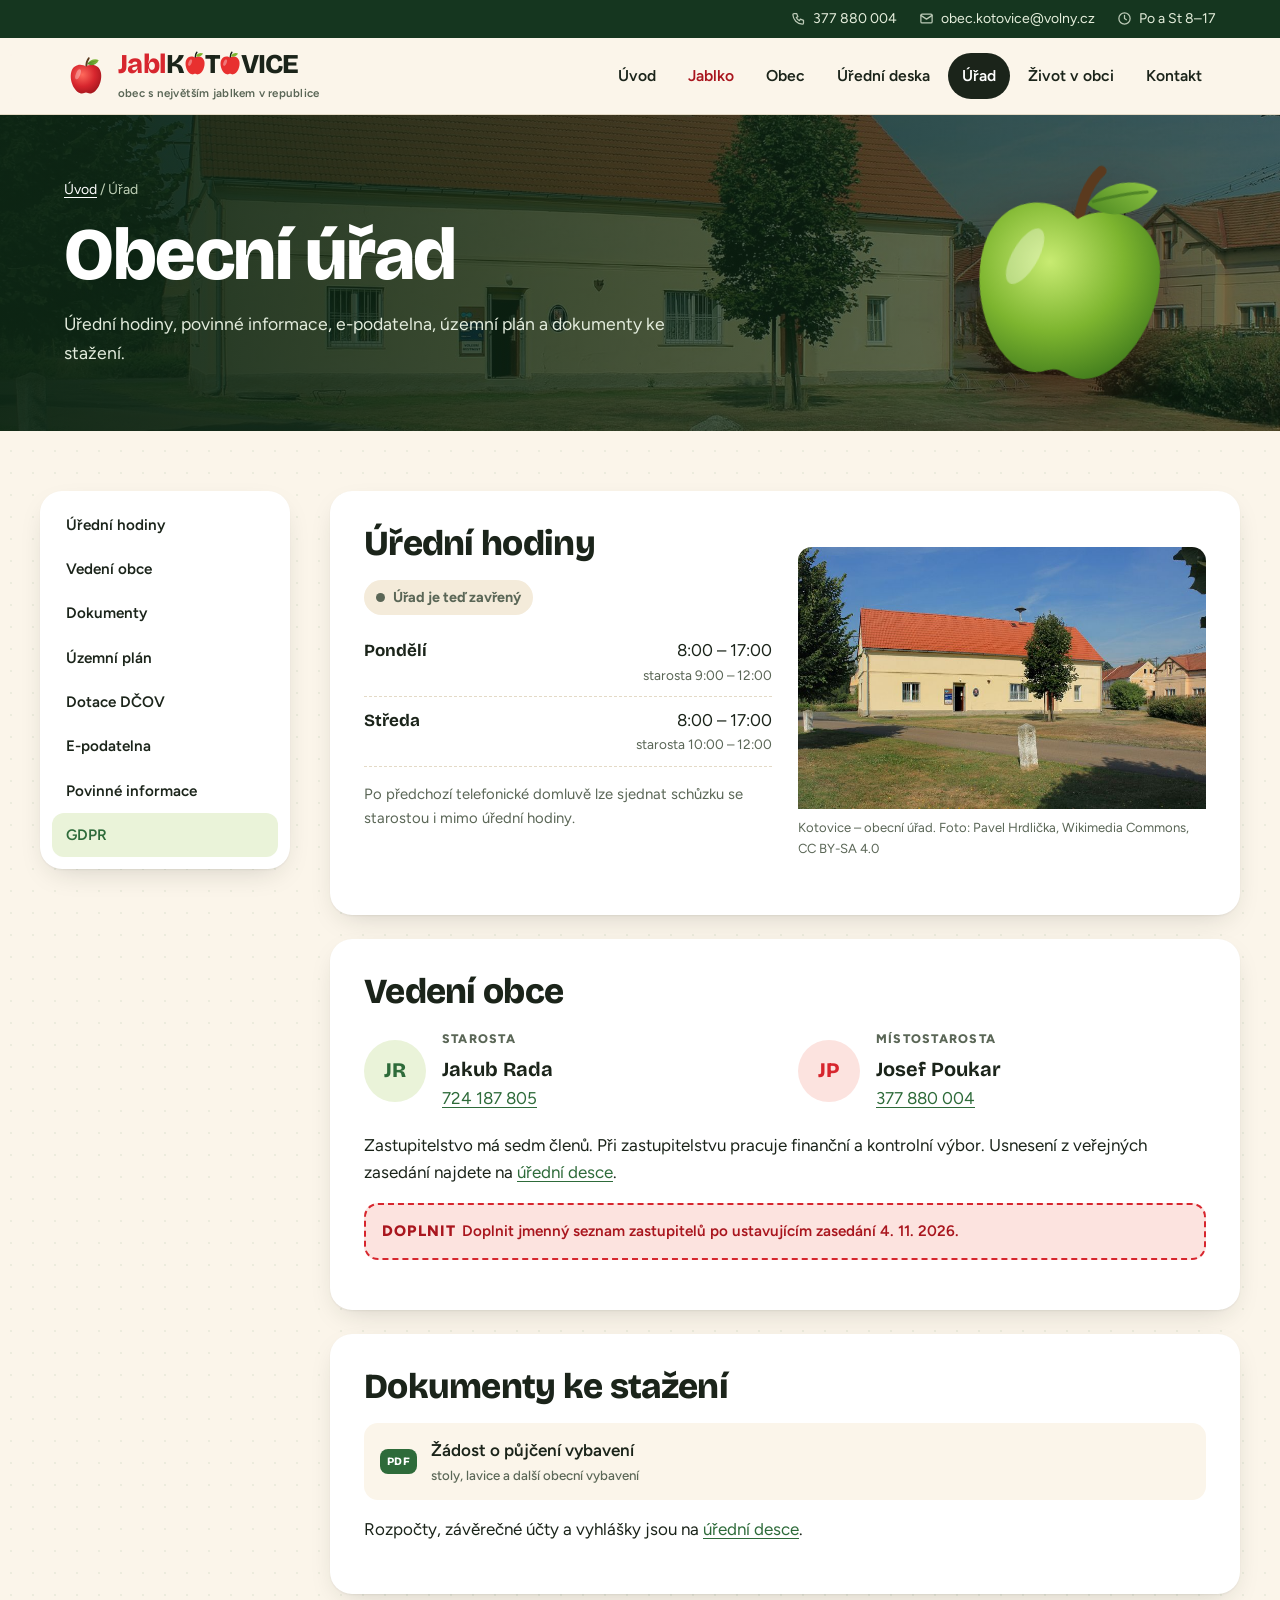
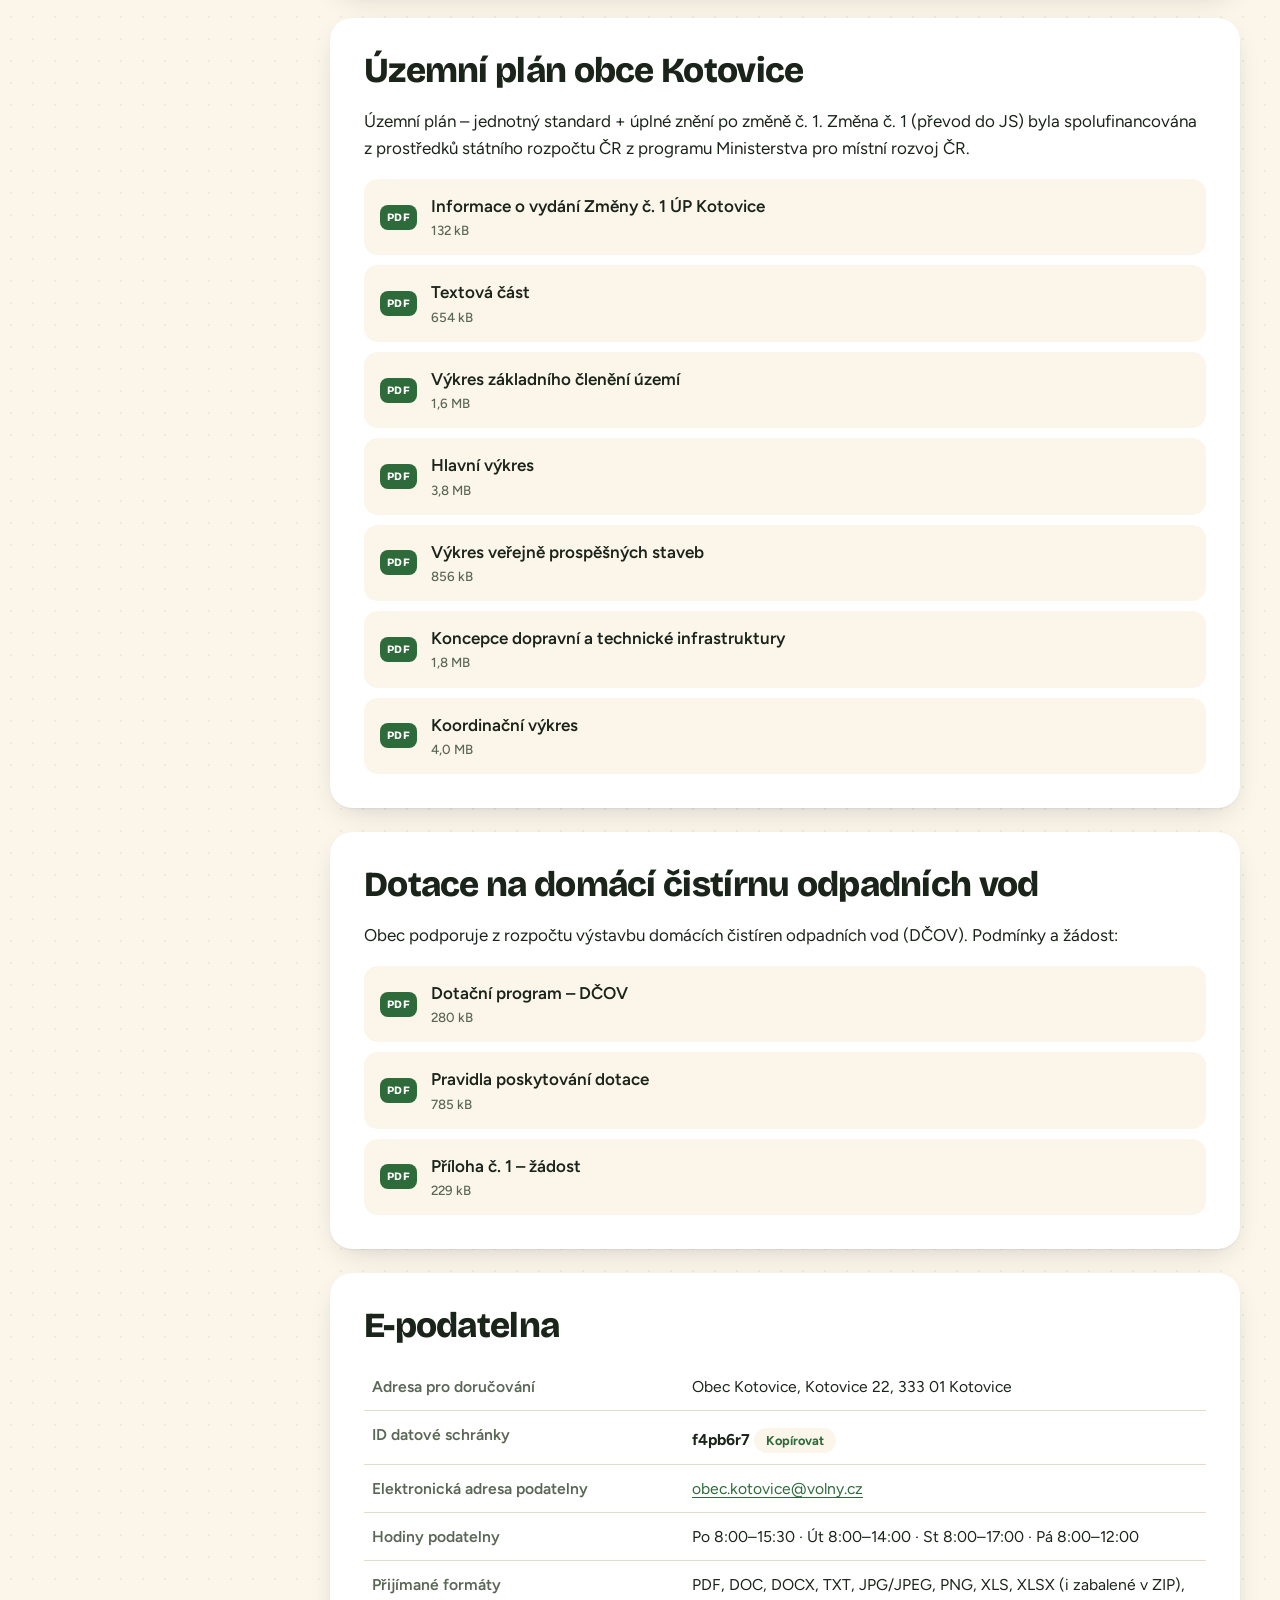
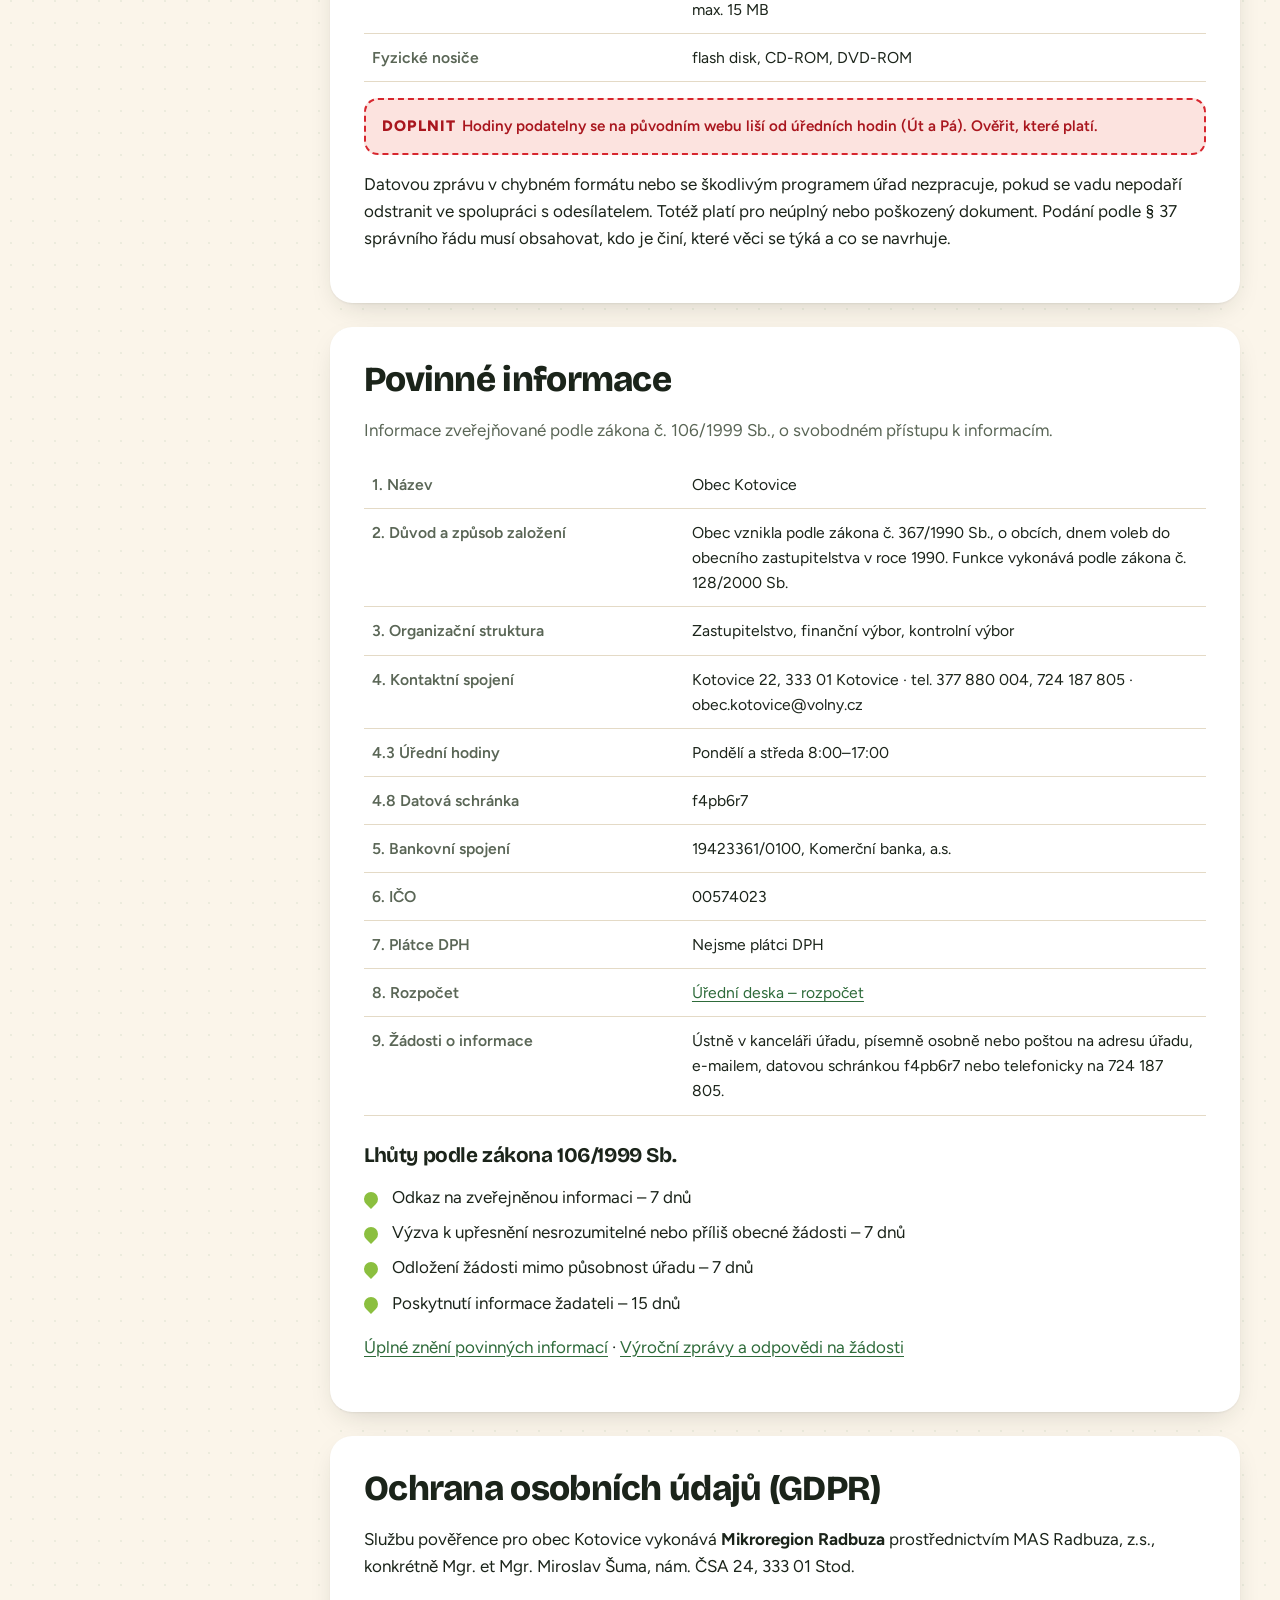
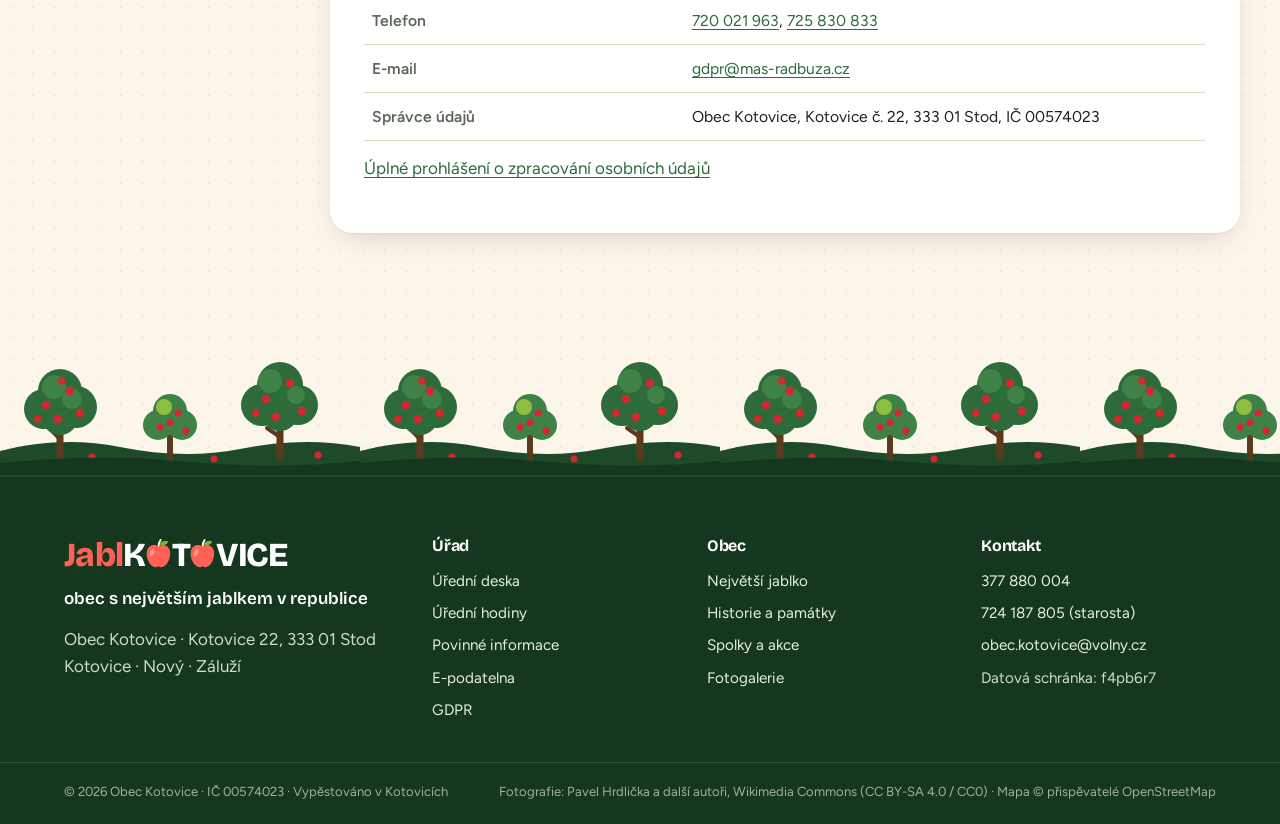
<file: urad.html>
<!doctype html>
<html lang="cs">
<head>
<meta charset="utf-8">

<meta name="viewport" content="width=device-width,initial-scale=1">
<title>Obecní úřad – Obec Kotovice</title>
<meta name="description" content="Úřední hodiny, vedení obce, povinné informace, e-podatelna, územní plán a dokumenty obce Kotovice.">
<meta name="theme-color" content="#15361F">
<meta name="robots" content="noindex, nofollow">
<meta property="og:title" content="Obecní úřad – Obec Kotovice">
<meta property="og:description" content="Úřední hodiny, vedení obce, povinné informace, e-podatelna, územní plán a dokumenty obce Kotovice.">
<meta property="og:image" content="img/foto/kotovice-rybnik.jpg">
<link rel="icon" href="img/jablko.svg" type="image/svg+xml">
<link rel="preconnect" href="https://fonts.googleapis.com">
<link rel="preconnect" href="https://fonts.gstatic.com" crossorigin>
<link href="https://fonts.googleapis.com/css2?family=Bricolage+Grotesque:opsz,wght@12..96,600;12..96,700;12..96,800&family=Figtree:wght@400;500;600;700;800&display=swap&subset=latin-ext" rel="stylesheet">
<link rel="stylesheet" href="assets/style.css">
</head>
<body>
<a class="skip" href="#obsah">Přeskočit na obsah</a>
<div class="top"><div class="wrap">
  <a class="ico" href="tel:+420377880004"><svg class="" viewBox="0 0 24 24" fill="none" stroke="currentColor" stroke-width="2" stroke-linecap="round" stroke-linejoin="round" aria-hidden="true"><path d="M5 4h4l2 5-2.5 1.5a11 11 0 0 0 5 5L15 13l5 2v4a2 2 0 0 1-2 2A16 16 0 0 1 3 6a2 2 0 0 1 2-2"/></svg>377 880 004</a>
  <a class="ico" href="mailto:obec.kotovice@volny.cz"><svg class="" viewBox="0 0 24 24" fill="none" stroke="currentColor" stroke-width="2" stroke-linecap="round" stroke-linejoin="round" aria-hidden="true"><rect x="3" y="5" width="18" height="14" rx="2"/><path d="m3 7 9 6 9-6"/></svg>obec.kotovice@volny.cz</a>
  <a class="ico hide-s" href="urad.html#hodiny"><svg class="" viewBox="0 0 24 24" fill="none" stroke="currentColor" stroke-width="2" stroke-linecap="round" stroke-linejoin="round" aria-hidden="true"><circle cx="12" cy="12" r="9"/><path d="M12 7v5l3 2"/></svg>Po a St 8–17</a>
</div></div>
<header class="site"><div class="wrap">
  <a class="brand" href="index.html" aria-label="JablKOTOVICE – úvodní stránka"><svg class="" viewBox="0 0 200 200" aria-hidden="true"><defs>
<radialGradient id="glogo" cx="38%" cy="34%" r="75%"><stop offset="0" stop-color="#FF6A5C"/><stop offset=".55" stop-color="#D7262E"/><stop offset="1" stop-color="#9E141B"/></radialGradient>
<linearGradient id="llogo" x1="0" y1="1" x2="1" y2="0"><stop offset="0" stop-color="#4E8A22"/><stop offset="1" stop-color="#8FC544"/></linearGradient></defs>
<path d="M101 60c0-16 3-30 12-41" stroke="#5B3A1E" stroke-width="8" stroke-linecap="round" fill="none"/>
<path fill="url(#glogo)" d="M100 58C82 44 44 44 33 82c-10 38 14 92 44 97 12 2 15-4 23-4s11 6 23 4c30-5 54-59 44-97-11-38-49-38-67-24Z"/>
<path fill="url(#llogo)" d="M106 46c10-22 38-26 52-18-10 22-36 28-52 18Z"/>
<path d="M110 43c14-6 26-10 40-13" stroke="#3F7420" stroke-width="2.4" stroke-linecap="round" fill="none" opacity=".7"/>
<ellipse cx="64" cy="92" rx="10" ry="24" fill="#fff" opacity=".32" transform="rotate(22 64 92)"/>
</svg><span><span class="wm" role="img" aria-label="JablKOTOVICE"><span class="j">Jabl</span><span class="k">K<svg class="o" viewBox="28 14 144 170" aria-hidden="true"><path d="M101 60c0-16 3-30 12-41" stroke="currentColor" stroke-width="11" stroke-linecap="round" fill="none"/><path fill="var(--o-fill,#E8302F)" d="M100 58C82 44 44 44 33 82c-10 38 14 92 44 97 12 2 15-4 23-4s11 6 23 4c30-5 54-59 44-97-11-38-49-38-67-24Z"/><path fill="var(--o-leaf,#7DB52F)" d="M106 46c10-22 38-26 52-18-10 22-36 28-52 18Z"/><ellipse cx="64" cy="94" rx="11" ry="25" fill="#fff" opacity=".35" transform="rotate(22 64 94)"/></svg>T<svg class="o" viewBox="28 14 144 170" aria-hidden="true"><path d="M101 60c0-16 3-30 12-41" stroke="currentColor" stroke-width="11" stroke-linecap="round" fill="none"/><path fill="var(--o-fill,#E8302F)" d="M100 58C82 44 44 44 33 82c-10 38 14 92 44 97 12 2 15-4 23-4s11 6 23 4c30-5 54-59 44-97-11-38-49-38-67-24Z"/><path fill="var(--o-leaf,#7DB52F)" d="M106 46c10-22 38-26 52-18-10 22-36 28-52 18Z"/><ellipse cx="64" cy="94" rx="11" ry="25" fill="#fff" opacity=".35" transform="rotate(22 64 94)"/></svg>VICE</span></span><small>obec s největším jablkem v&nbsp;republice</small></span></a>
  <button class="burger" aria-expanded="false" aria-controls="menu"><svg class="" viewBox="0 0 24 24" fill="none" stroke="currentColor" stroke-width="2" stroke-linecap="round" stroke-linejoin="round" aria-hidden="true"><path d="M4 7h16M4 12h16M4 17h16"/></svg>Menu</button>
  <nav class="main" id="menu" aria-label="Hlavní menu"><ul><li><a href="index.html" class="">Úvod</a></li><li><a href="jablko.html" class="apple-link">Jablko</a></li><li><a href="obec.html" class="">Obec</a></li><li><a href="uredni-deska.html" class="">Úřední deska</a></li><li><a href="urad.html" class="" aria-current=page>Úřad</a></li><li><a href="zivot.html" class="">Život v obci</a></li><li><a href="kontakt.html" class="">Kontakt</a></li></ul></nav>
</div></header>
<main id="obsah">
<section class="page-hero"><div class="bg" style="background-image:url(img/foto/kotovice-urad.jpg)"></div><svg class="art" viewBox="0 0 200 200" aria-hidden="true"><defs>
<radialGradient id="gur" cx="38%" cy="34%" r="75%"><stop offset="0" stop-color="#C8EB72"/><stop offset=".55" stop-color="#7DB52F"/><stop offset="1" stop-color="#3F7A1C"/></radialGradient>
<linearGradient id="lur" x1="0" y1="1" x2="1" y2="0"><stop offset="0" stop-color="#4E8A22"/><stop offset="1" stop-color="#8FC544"/></linearGradient></defs>
<path d="M101 60c0-16 3-30 12-41" stroke="#5B3A1E" stroke-width="8" stroke-linecap="round" fill="none"/>
<path fill="url(#gur)" d="M100 58C82 44 44 44 33 82c-10 38 14 92 44 97 12 2 15-4 23-4s11 6 23 4c30-5 54-59 44-97-11-38-49-38-67-24Z"/>
<path fill="url(#lur)" d="M106 46c10-22 38-26 52-18-10 22-36 28-52 18Z"/>
<path d="M110 43c14-6 26-10 40-13" stroke="#3F7420" stroke-width="2.4" stroke-linecap="round" fill="none" opacity=".7"/>
<ellipse cx="64" cy="92" rx="10" ry="24" fill="#fff" opacity=".32" transform="rotate(22 64 92)"/>
</svg><div class="wrap">
<div class="crumbs"><a href="index.html">Úvod</a> / Úřad</div>
<h1>Obecní úřad</h1><p>Úřední hodiny, povinné informace, e-podatelna, územní plán a dokumenty ke stažení.</p></div></section>
<div class="wrap layout">
  <nav class="subnav" aria-label="Na této stránce"><ul>
    <li><a href="#hodiny">Úřední hodiny</a></li><li><a href="#vedeni">Vedení obce</a></li><li><a href="#dokumenty">Dokumenty</a></li>
    <li><a href="#uzemni-plan">Územní plán</a></li><li><a href="#dcov">Dotace DČOV</a></li><li><a href="#podatelna">E-podatelna</a></li>
    <li><a href="#povinne">Povinné informace</a></li><li><a href="#gdpr">GDPR</a></li></ul></nav>
  <div class="prose">
    <section id="hodiny"><div class="split" style="align-items:start">
      <div><h2>Úřední hodiny</h2><span class="open-now" data-open-now><i></i>Úřední hodiny</span><ul class="hours">
<li><b>Pondělí</b><span>8:00 – 17:00<small>starosta 9:00 – 12:00</small></span></li>
<li><b>Středa</b><span>8:00 – 17:00<small>starosta 10:00 – 12:00</small></span></li>
</ul><p style="font-size:.93rem;color:var(--muted)">Po předchozí telefonické domluvě lze sjednat schůzku se starostou i mimo úřední hodiny.</p></div>
      <div><figure class="figure"><img class="" src="img/foto/kotovice-urad-m.jpg" alt="Kotovice – obecní úřad" loading=lazy decoding="async"><figcaption>Kotovice – obecní úřad. Foto: Pavel Hrdlička, Wikimedia Commons, CC BY-SA 4.0</figcaption></figure></div></div>
    </section>

    <section id="vedeni">
      <h2>Vedení obce</h2>
      <div class="split">
        <div class="person"><span class="avatar">JR</span><div><div class="label">Starosta</div><b style="font-family:var(--f-head);font-size:1.25rem">Jakub Rada</b><br><a href="tel:+420724187805">724 187 805</a></div></div>
        <div class="person"><span class="avatar">JP</span><div><div class="label">Místostarosta</div><b style="font-family:var(--f-head);font-size:1.25rem">Josef Poukar</b><br><a href="tel:+420377880004">377 880 004</a></div></div>
      </div>
      <p style="margin-top:20px">Zastupitelstvo má sedm členů. Při zastupitelstvu pracuje finanční a kontrolní výbor. Usnesení z veřejných zasedání najdete na <a href="uredni-deska.html?kat=Usnesení">úřední desce</a>.</p>
      <div class="todo">Doplnit jmenný seznam zastupitelů po ustavujícím zasedání 4. 11. 2026.</div>
    </section>

    <section id="dokumenty">
      <h2>Dokumenty ke stažení</h2>
      <ul class="docs">
        <li><a href="dokumenty/zadost-o-pujceni-vybaveni.pdf" target="_blank" rel="noopener"><span class="pdf">PDF</span><span>Žádost o půjčení vybavení<small>stoly, lavice a další obecní vybavení</small></span></a></li>
      </ul>
      <p style="margin-top:16px">Rozpočty, závěrečné účty a vyhlášky jsou na <a href="uredni-deska.html">úřední desce</a>.</p>
    </section>

    <section id="uzemni-plan">
      <h2>Územní plán obce Kotovice</h2>
      <p>Územní plán – jednotný standard + úplné znění po změně č. 1. Změna č. 1 (převod do JS) byla spolufinancována z prostředků státního rozpočtu ČR z programu Ministerstva pro místní rozvoj ČR.</p>
      <ul class="docs">
        <li><a href="dokumenty/up-informace-o-vydani-zmeny-1.pdf" target="_blank" rel="noopener"><span class="pdf">PDF</span><span>Informace o vydání Změny č. 1 ÚP Kotovice<small>132 kB</small></span></a></li>
        <li><a href="dokumenty/up-textova-cast.pdf" target="_blank" rel="noopener"><span class="pdf">PDF</span><span>Textová část<small>654 kB</small></span></a></li>
        <li><a href="dokumenty/up-vykres-zakladniho-cleneni.pdf" target="_blank" rel="noopener"><span class="pdf">PDF</span><span>Výkres základního členění území<small>1,6 MB</small></span></a></li>
        <li><a href="dokumenty/up-hlavni-vykres.pdf" target="_blank" rel="noopener"><span class="pdf">PDF</span><span>Hlavní výkres<small>3,8 MB</small></span></a></li>
        <li><a href="dokumenty/up-verejne-prospesne-stavby.pdf" target="_blank" rel="noopener"><span class="pdf">PDF</span><span>Výkres veřejně prospěšných staveb<small>856 kB</small></span></a></li>
        <li><a href="dokumenty/up-koncepce-infrastruktury.pdf" target="_blank" rel="noopener"><span class="pdf">PDF</span><span>Koncepce dopravní a technické infrastruktury<small>1,8 MB</small></span></a></li>
        <li><a href="dokumenty/up-koordinacni-vykres.pdf" target="_blank" rel="noopener"><span class="pdf">PDF</span><span>Koordinační výkres<small>4,0 MB</small></span></a></li>
      </ul>
    </section>

    <section id="dcov">
      <h2>Dotace na domácí čistírnu odpadních vod</h2>
      <p>Obec podporuje z rozpočtu výstavbu domácích čistíren odpadních vod (DČOV). Podmínky a žádost:</p>
      <ul class="docs">
        <li><a href="dokumenty/dcov-dotacni-program.pdf" target="_blank" rel="noopener"><span class="pdf">PDF</span><span>Dotační program – DČOV<small>280 kB</small></span></a></li>
        <li><a href="dokumenty/dcov-pravidla.pdf" target="_blank" rel="noopener"><span class="pdf">PDF</span><span>Pravidla poskytování dotace<small>785 kB</small></span></a></li>
        <li><a href="dokumenty/dcov-zadost.pdf" target="_blank" rel="noopener"><span class="pdf">PDF</span><span>Příloha č. 1 – žádost<small>229 kB</small></span></a></li>
      </ul>
    </section>

    <section id="podatelna">
      <h2>E-podatelna</h2>
      <table class="info">
        <tr><th>Adresa pro doručování</th><td>Obec Kotovice, Kotovice 22, 333 01 Kotovice</td></tr>
        <tr><th>ID datové schránky</th><td><b>f4pb6r7</b> <button class="copy" data-copy="f4pb6r7">Kopírovat</button></td></tr>
        <tr><th>Elektronická adresa podatelny</th><td><a href="mailto:obec.kotovice@volny.cz">obec.kotovice@volny.cz</a></td></tr>
        <tr><th>Hodiny podatelny</th><td>Po 8:00–15:30 · Út 8:00–14:00 · St 8:00–17:00 · Pá 8:00–12:00</td></tr>
        <tr><th>Přijímané formáty</th><td>PDF, DOC, DOCX, TXT, JPG/JPEG, PNG, XLS, XLSX (i zabalené v ZIP), max. 15 MB</td></tr>
        <tr><th>Fyzické nosiče</th><td>flash disk, CD-ROM, DVD-ROM</td></tr>
      </table>
      <div class="todo">Hodiny podatelny se na původním webu liší od úředních hodin (Út a Pá). Ověřit, které platí.</div>
      <p style="margin-top:14px">Datovou zprávu v chybném formátu nebo se škodlivým programem úřad nezpracuje, pokud se vadu nepodaří odstranit ve spolupráci s odesílatelem. Totéž platí pro neúplný nebo poškozený dokument. Podání podle § 37 správního řádu musí obsahovat, kdo je činí, které věci se týká a co se navrhuje.</p>
    </section>

    <section id="povinne">
      <h2>Povinné informace</h2>
      <p style="color:var(--muted)">Informace zveřejňované podle zákona č. 106/1999 Sb., o svobodném přístupu k informacím.</p>
      <table class="info">
        <tr><th>1. Název</th><td>Obec Kotovice</td></tr>
        <tr><th>2. Důvod a způsob založení</th><td>Obec vznikla podle zákona č. 367/1990 Sb., o obcích, dnem voleb do obecního zastupitelstva v roce 1990. Funkce vykonává podle zákona č. 128/2000 Sb.</td></tr>
        <tr><th>3. Organizační struktura</th><td>Zastupitelstvo, finanční výbor, kontrolní výbor</td></tr>
        <tr><th>4. Kontaktní spojení</th><td>Kotovice 22, 333 01 Kotovice · tel. 377 880 004, 724 187 805 · obec.kotovice@volny.cz</td></tr>
        <tr><th>4.3 Úřední hodiny</th><td>Pondělí a středa 8:00–17:00</td></tr>
        <tr><th>4.8 Datová schránka</th><td>f4pb6r7</td></tr>
        <tr><th>5. Bankovní spojení</th><td>19423361/0100, Komerční banka, a.s.</td></tr>
        <tr><th>6. IČO</th><td>00574023</td></tr>
        <tr><th>7. Plátce DPH</th><td>Nejsme plátci DPH</td></tr>
        <tr><th>8. Rozpočet</th><td><a href="uredni-deska.html?kat=Rozpočet">Úřední deska – rozpočet</a></td></tr>
        <tr><th>9. Žádosti o informace</th><td>Ústně v kanceláři úřadu, písemně osobně nebo poštou na adresu úřadu, e-mailem, datovou schránkou f4pb6r7 nebo telefonicky na 724 187 805.</td></tr>
      </table>
      <h3>Lhůty podle zákona 106/1999 Sb.</h3>
      <ul class="ticks">
        <li>Odkaz na zveřejněnou informaci – 7 dnů</li>
        <li>Výzva k upřesnění nesrozumitelné nebo příliš obecné žádosti – 7 dnů</li>
        <li>Odložení žádosti mimo působnost úřadu – 7 dnů</li>
        <li>Poskytnutí informace žadateli – 15 dnů</li>
      </ul>
      <p><a href="https://www.kotovice.cz/urad-obce/povinne-informace/" target="_blank" rel="noopener">Úplné znění povinných informací</a> · <a href="uredni-deska.html?kat=Informace dle zák. 106/1999 Sb.">Výroční zprávy a odpovědi na žádosti</a></p>
    </section>

    <section id="gdpr">
      <h2>Ochrana osobních údajů (GDPR)</h2>
      <p>Službu pověřence pro obec Kotovice vykonává <b>Mikroregion Radbuza</b> prostřednictvím MAS Radbuza, z.s., konkrétně Mgr. et Mgr. Miroslav Šuma, nám. ČSA 24, 333 01 Stod.</p>
      <table class="info">
        <tr><th>Telefon</th><td><a href="tel:+420720021963">720 021 963</a>, <a href="tel:+420725830833">725 830 833</a></td></tr>
        <tr><th>E-mail</th><td><a href="mailto:gdpr@mas-radbuza.cz">gdpr@mas-radbuza.cz</a></td></tr>
        <tr><th>Správce údajů</th><td>Obec Kotovice, Kotovice č. 22, 333 01 Stod, IČ 00574023</td></tr>
      </table>
      <p style="margin-top:14px"><a href="https://www.kotovice.cz/urad-obce/gdpr/" target="_blank" rel="noopener">Úplné prohlášení o zpracování osobních údajů</a></p>
    </section>
  </div>
</div>
</main>
<footer class="site">
  <div class="wrap">
    <div>
      <span class="wm" role="img" aria-label="JablKOTOVICE"><span class="j">Jabl</span><span class="k">K<svg class="o" viewBox="28 14 144 170" aria-hidden="true"><path d="M101 60c0-16 3-30 12-41" stroke="currentColor" stroke-width="11" stroke-linecap="round" fill="none"/><path fill="var(--o-fill,#E8302F)" d="M100 58C82 44 44 44 33 82c-10 38 14 92 44 97 12 2 15-4 23-4s11 6 23 4c30-5 54-59 44-97-11-38-49-38-67-24Z"/><path fill="var(--o-leaf,#7DB52F)" d="M106 46c10-22 38-26 52-18-10 22-36 28-52 18Z"/><ellipse cx="64" cy="94" rx="11" ry="25" fill="#fff" opacity=".35" transform="rotate(22 64 94)"/></svg>T<svg class="o" viewBox="28 14 144 170" aria-hidden="true"><path d="M101 60c0-16 3-30 12-41" stroke="currentColor" stroke-width="11" stroke-linecap="round" fill="none"/><path fill="var(--o-fill,#E8302F)" d="M100 58C82 44 44 44 33 82c-10 38 14 92 44 97 12 2 15-4 23-4s11 6 23 4c30-5 54-59 44-97-11-38-49-38-67-24Z"/><path fill="var(--o-leaf,#7DB52F)" d="M106 46c10-22 38-26 52-18-10 22-36 28-52 18Z"/><ellipse cx="64" cy="94" rx="11" ry="25" fill="#fff" opacity=".35" transform="rotate(22 64 94)"/></svg>VICE</span></span>
      <p class="claim">obec s největším jablkem v&nbsp;republice</p>
      <p>Obec Kotovice · Kotovice 22, 333 01 Stod<br>Kotovice · Nový · Záluží</p>
    </div>
    <div><h4>Úřad</h4><ul>
      <li><a href="uredni-deska.html">Úřední deska</a></li>
      <li><a href="urad.html#hodiny">Úřední hodiny</a></li>
      <li><a href="urad.html#povinne">Povinné informace</a></li>
      <li><a href="urad.html#podatelna">E-podatelna</a></li>
      <li><a href="urad.html#gdpr">GDPR</a></li>
    </ul></div>
    <div><h4>Obec</h4><ul>
      <li><a href="jablko.html">Největší jablko</a></li>
      <li><a href="obec.html">Historie a památky</a></li>
      <li><a href="zivot.html">Spolky a akce</a></li>
      <li><a href="zivot.html#galerie">Fotogalerie</a></li>
    </ul></div>
    <div><h4>Kontakt</h4><ul>
      <li><a href="tel:+420377880004">377 880 004</a></li>
      <li><a href="tel:+420724187805">724 187 805 (starosta)</a></li>
      <li><a href="mailto:obec.kotovice@volny.cz">obec.kotovice@volny.cz</a></li>
      <li>Datová schránka: f4pb6r7</li>
    </ul></div>
  </div>
  <div class="bottom"><div class="wrap">
    <span>© 2026 Obec Kotovice · IČ 00574023 · Vypěstováno v Kotovicích</span>
    <span>Fotografie: Pavel Hrdlička a další autoři, Wikimedia Commons (CC BY-SA 4.0 / CC0) · Mapa © přispěvatelé OpenStreetMap</span>
  </div></div>
</footer>
<script src="assets/app.js"></script>
</body>
</html>
</file>
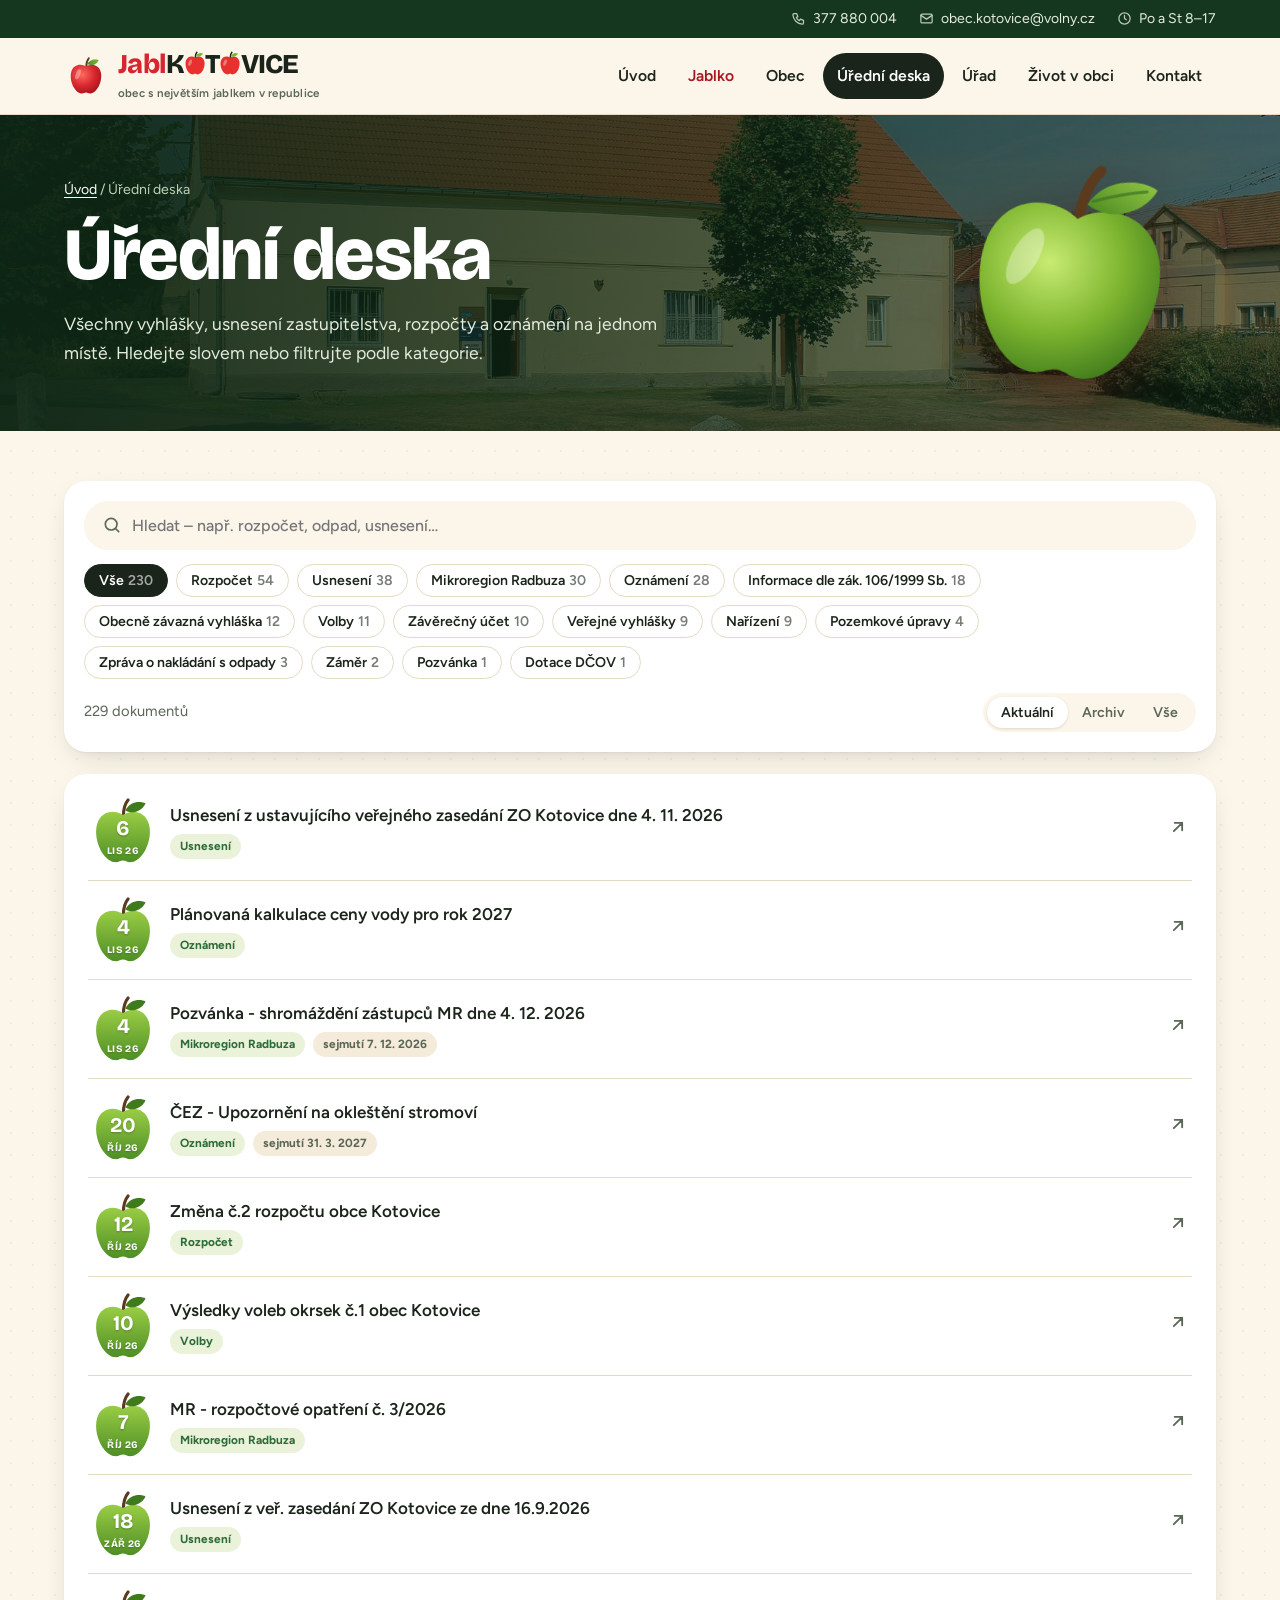
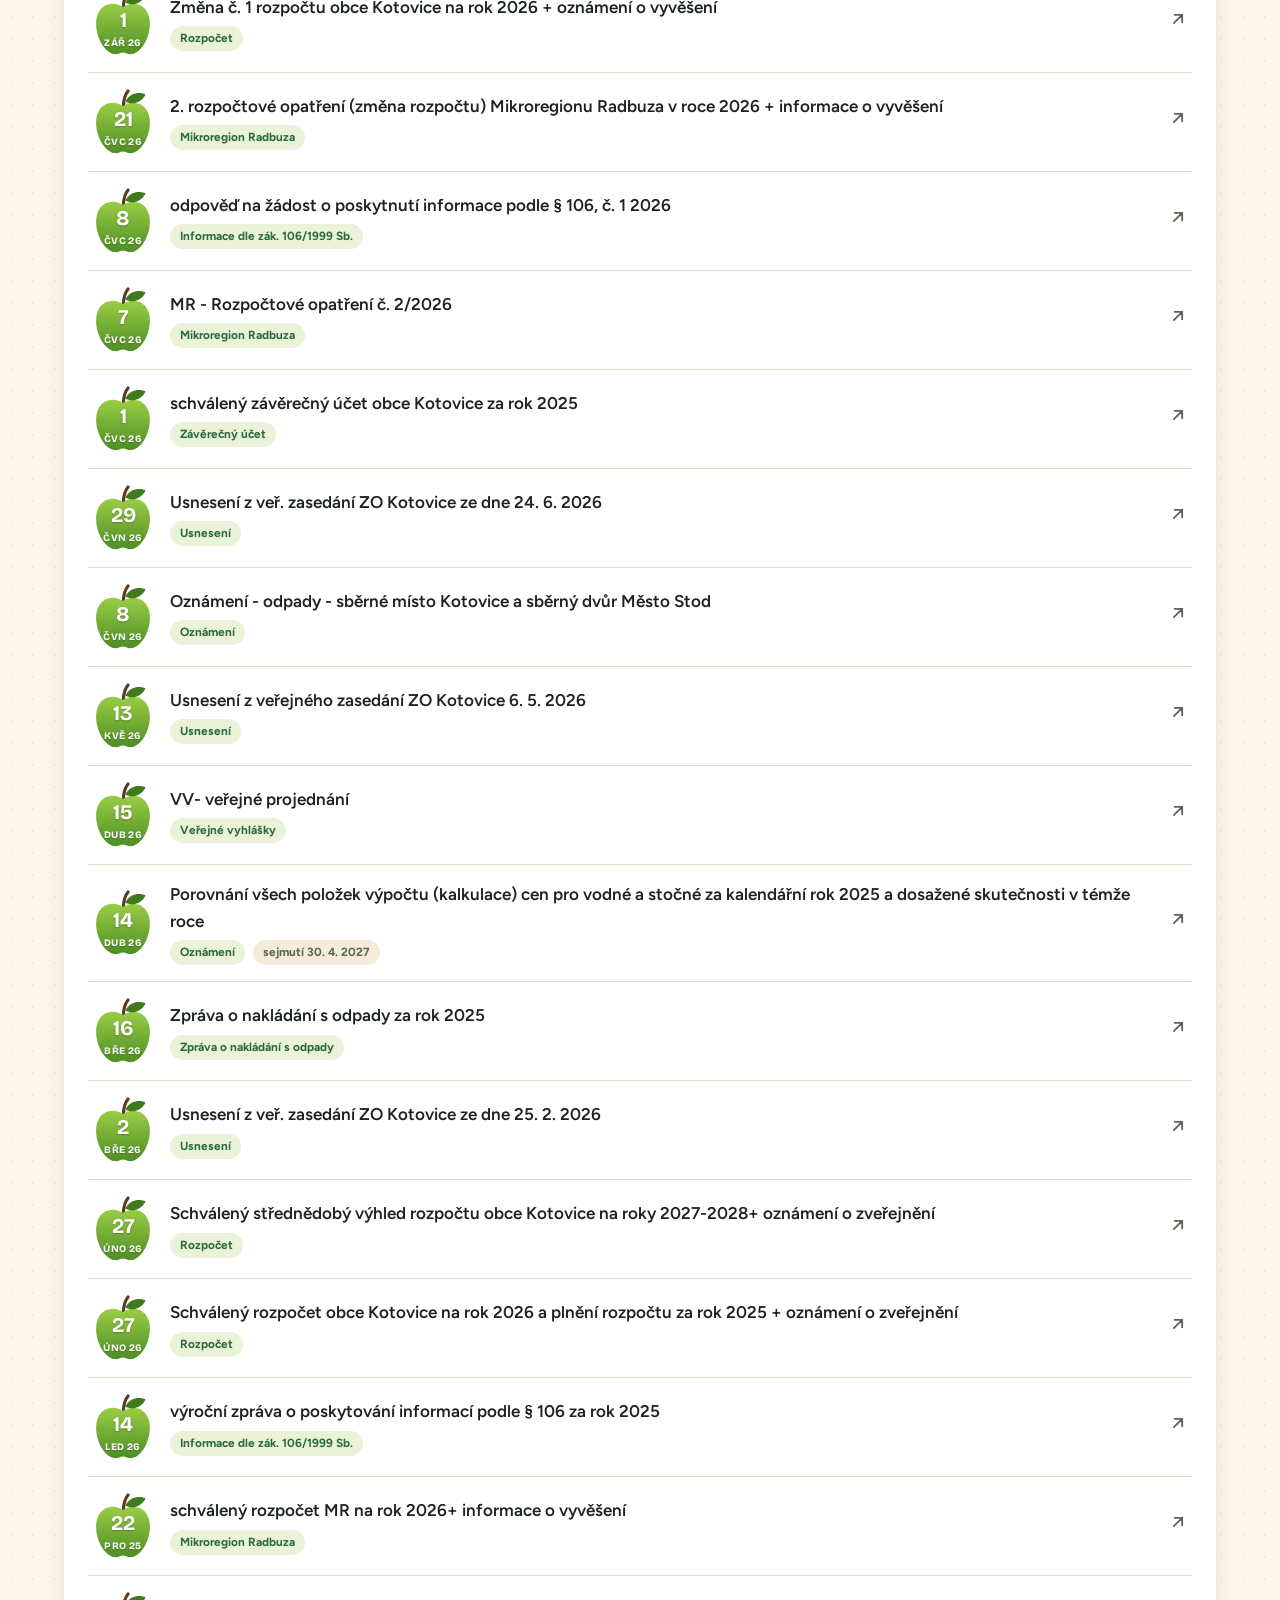
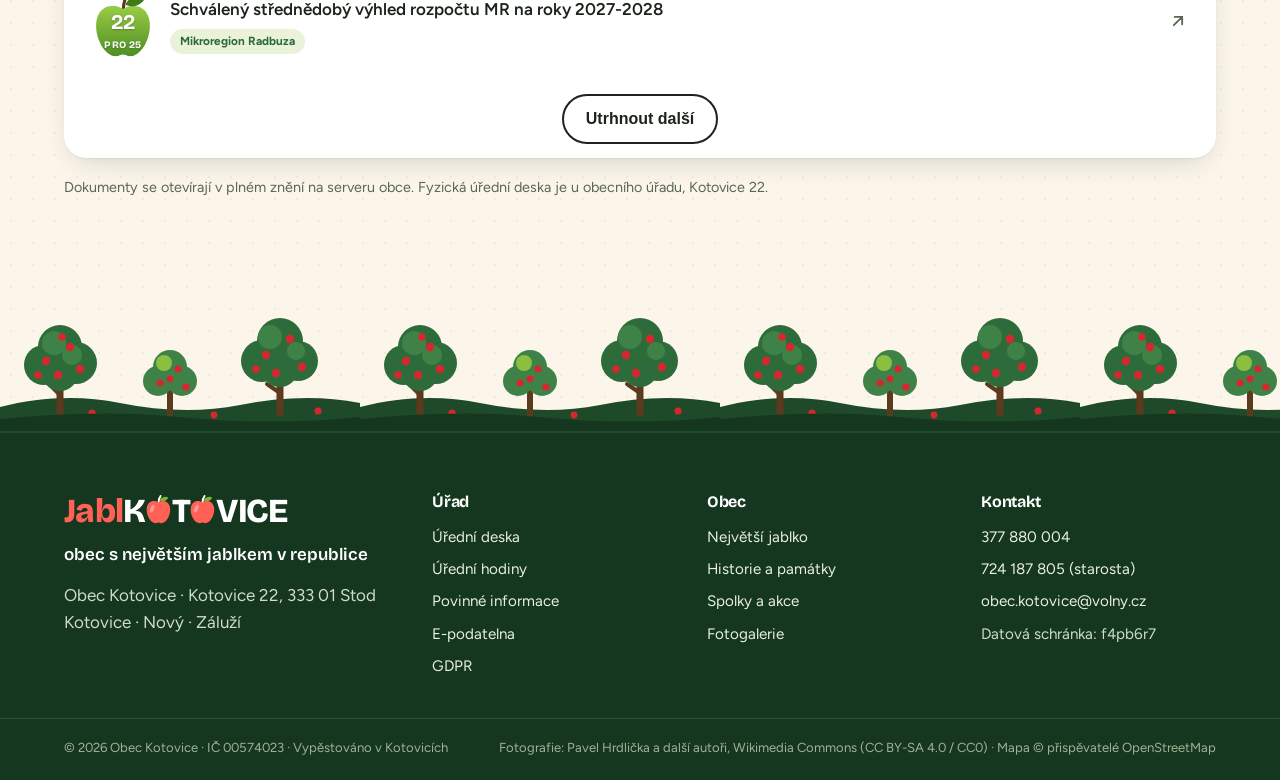
<file: uredni-deska.html>
<!doctype html>
<html lang="cs">
<head>
<meta charset="utf-8">

<meta name="viewport" content="width=device-width,initial-scale=1">
<title>Úřední deska – Obec Kotovice</title>
<meta name="description" content="Elektronická úřední deska obce Kotovice – vyhlášky, usnesení, rozpočty, oznámení.">
<meta name="theme-color" content="#15361F">
<meta name="robots" content="noindex, nofollow">
<meta property="og:title" content="Úřední deska – Obec Kotovice">
<meta property="og:description" content="Elektronická úřední deska obce Kotovice – vyhlášky, usnesení, rozpočty, oznámení.">
<meta property="og:image" content="img/foto/kotovice-rybnik.jpg">
<link rel="icon" href="img/jablko.svg" type="image/svg+xml">
<link rel="preconnect" href="https://fonts.googleapis.com">
<link rel="preconnect" href="https://fonts.gstatic.com" crossorigin>
<link href="https://fonts.googleapis.com/css2?family=Bricolage+Grotesque:opsz,wght@12..96,600;12..96,700;12..96,800&family=Figtree:wght@400;500;600;700;800&display=swap&subset=latin-ext" rel="stylesheet">
<link rel="stylesheet" href="assets/style.css">
</head>
<body>
<a class="skip" href="#obsah">Přeskočit na obsah</a>
<div class="top"><div class="wrap">
  <a class="ico" href="tel:+420377880004"><svg class="" viewBox="0 0 24 24" fill="none" stroke="currentColor" stroke-width="2" stroke-linecap="round" stroke-linejoin="round" aria-hidden="true"><path d="M5 4h4l2 5-2.5 1.5a11 11 0 0 0 5 5L15 13l5 2v4a2 2 0 0 1-2 2A16 16 0 0 1 3 6a2 2 0 0 1 2-2"/></svg>377 880 004</a>
  <a class="ico" href="mailto:obec.kotovice@volny.cz"><svg class="" viewBox="0 0 24 24" fill="none" stroke="currentColor" stroke-width="2" stroke-linecap="round" stroke-linejoin="round" aria-hidden="true"><rect x="3" y="5" width="18" height="14" rx="2"/><path d="m3 7 9 6 9-6"/></svg>obec.kotovice@volny.cz</a>
  <a class="ico hide-s" href="urad.html#hodiny"><svg class="" viewBox="0 0 24 24" fill="none" stroke="currentColor" stroke-width="2" stroke-linecap="round" stroke-linejoin="round" aria-hidden="true"><circle cx="12" cy="12" r="9"/><path d="M12 7v5l3 2"/></svg>Po a St 8–17</a>
</div></div>
<header class="site"><div class="wrap">
  <a class="brand" href="index.html" aria-label="JablKOTOVICE – úvodní stránka"><svg class="" viewBox="0 0 200 200" aria-hidden="true"><defs>
<radialGradient id="glogo" cx="38%" cy="34%" r="75%"><stop offset="0" stop-color="#FF6A5C"/><stop offset=".55" stop-color="#D7262E"/><stop offset="1" stop-color="#9E141B"/></radialGradient>
<linearGradient id="llogo" x1="0" y1="1" x2="1" y2="0"><stop offset="0" stop-color="#4E8A22"/><stop offset="1" stop-color="#8FC544"/></linearGradient></defs>
<path d="M101 60c0-16 3-30 12-41" stroke="#5B3A1E" stroke-width="8" stroke-linecap="round" fill="none"/>
<path fill="url(#glogo)" d="M100 58C82 44 44 44 33 82c-10 38 14 92 44 97 12 2 15-4 23-4s11 6 23 4c30-5 54-59 44-97-11-38-49-38-67-24Z"/>
<path fill="url(#llogo)" d="M106 46c10-22 38-26 52-18-10 22-36 28-52 18Z"/>
<path d="M110 43c14-6 26-10 40-13" stroke="#3F7420" stroke-width="2.4" stroke-linecap="round" fill="none" opacity=".7"/>
<ellipse cx="64" cy="92" rx="10" ry="24" fill="#fff" opacity=".32" transform="rotate(22 64 92)"/>
</svg><span><span class="wm" role="img" aria-label="JablKOTOVICE"><span class="j">Jabl</span><span class="k">K<svg class="o" viewBox="28 14 144 170" aria-hidden="true"><path d="M101 60c0-16 3-30 12-41" stroke="currentColor" stroke-width="11" stroke-linecap="round" fill="none"/><path fill="var(--o-fill,#E8302F)" d="M100 58C82 44 44 44 33 82c-10 38 14 92 44 97 12 2 15-4 23-4s11 6 23 4c30-5 54-59 44-97-11-38-49-38-67-24Z"/><path fill="var(--o-leaf,#7DB52F)" d="M106 46c10-22 38-26 52-18-10 22-36 28-52 18Z"/><ellipse cx="64" cy="94" rx="11" ry="25" fill="#fff" opacity=".35" transform="rotate(22 64 94)"/></svg>T<svg class="o" viewBox="28 14 144 170" aria-hidden="true"><path d="M101 60c0-16 3-30 12-41" stroke="currentColor" stroke-width="11" stroke-linecap="round" fill="none"/><path fill="var(--o-fill,#E8302F)" d="M100 58C82 44 44 44 33 82c-10 38 14 92 44 97 12 2 15-4 23-4s11 6 23 4c30-5 54-59 44-97-11-38-49-38-67-24Z"/><path fill="var(--o-leaf,#7DB52F)" d="M106 46c10-22 38-26 52-18-10 22-36 28-52 18Z"/><ellipse cx="64" cy="94" rx="11" ry="25" fill="#fff" opacity=".35" transform="rotate(22 64 94)"/></svg>VICE</span></span><small>obec s největším jablkem v&nbsp;republice</small></span></a>
  <button class="burger" aria-expanded="false" aria-controls="menu"><svg class="" viewBox="0 0 24 24" fill="none" stroke="currentColor" stroke-width="2" stroke-linecap="round" stroke-linejoin="round" aria-hidden="true"><path d="M4 7h16M4 12h16M4 17h16"/></svg>Menu</button>
  <nav class="main" id="menu" aria-label="Hlavní menu"><ul><li><a href="index.html" class="">Úvod</a></li><li><a href="jablko.html" class="apple-link">Jablko</a></li><li><a href="obec.html" class="">Obec</a></li><li><a href="uredni-deska.html" class="" aria-current=page>Úřední deska</a></li><li><a href="urad.html" class="">Úřad</a></li><li><a href="zivot.html" class="">Život v obci</a></li><li><a href="kontakt.html" class="">Kontakt</a></li></ul></nav>
</div></header>
<main id="obsah">
<section class="page-hero"><div class="bg" style="background-image:url(img/foto/kotovice-urad.jpg)"></div><svg class="art" viewBox="0 0 200 200" aria-hidden="true"><defs>
<radialGradient id="gud" cx="38%" cy="34%" r="75%"><stop offset="0" stop-color="#C8EB72"/><stop offset=".55" stop-color="#7DB52F"/><stop offset="1" stop-color="#3F7A1C"/></radialGradient>
<linearGradient id="lud" x1="0" y1="1" x2="1" y2="0"><stop offset="0" stop-color="#4E8A22"/><stop offset="1" stop-color="#8FC544"/></linearGradient></defs>
<path d="M101 60c0-16 3-30 12-41" stroke="#5B3A1E" stroke-width="8" stroke-linecap="round" fill="none"/>
<path fill="url(#gud)" d="M100 58C82 44 44 44 33 82c-10 38 14 92 44 97 12 2 15-4 23-4s11 6 23 4c30-5 54-59 44-97-11-38-49-38-67-24Z"/>
<path fill="url(#lud)" d="M106 46c10-22 38-26 52-18-10 22-36 28-52 18Z"/>
<path d="M110 43c14-6 26-10 40-13" stroke="#3F7420" stroke-width="2.4" stroke-linecap="round" fill="none" opacity=".7"/>
<ellipse cx="64" cy="92" rx="10" ry="24" fill="#fff" opacity=".32" transform="rotate(22 64 92)"/>
</svg><div class="wrap">
<div class="crumbs"><a href="index.html">Úvod</a> / Úřední deska</div>
<h1>Úřední deska</h1><p>Všechny vyhlášky, usnesení zastupitelstva, rozpočty a oznámení na jednom místě. Hledejte slovem nebo filtrujte podle kategorie.</p></div></section>
<div class="wrap" style="padding-top:50px;padding-bottom:90px" data-deska>
  <div class="filters">
    <label class="search" for="q"><svg class="" viewBox="0 0 24 24" fill="none" stroke="currentColor" stroke-width="2" stroke-linecap="round" stroke-linejoin="round" aria-hidden="true"><circle cx="11" cy="11" r="7"/><path d="m20 20-3.5-3.5"/></svg><span class="sr">Hledat na úřední desce</span>
      <input id="q" type="search" placeholder="Hledat – např. rozpočet, odpad, usnesení…" autocomplete="off"></label>
    <div class="chips" data-chips aria-label="Kategorie"></div>
    <div class="f-row"><span data-count></span>
      <span class="seg" role="group" aria-label="Zobrazit"><button data-mode="aktualni" aria-pressed="true">Aktuální</button><button data-mode="archiv" aria-pressed="false">Archiv</button><button data-mode="vse" aria-pressed="false">Vše</button></span></div>
  </div>
  <div class="board"><ol class="dl"></ol><div class="more"><button class="btn btn-ghost" data-more hidden>Utrhnout další</button></div></div>
  <noscript><p>Pro filtrování zapněte JavaScript. Úplný seznam je na <a href="https://www.kotovice.cz/urad-obce/uredni-deska/">původní úřední desce</a>.</p></noscript>
  <p style="color:var(--muted);font-size:.9rem;margin-top:18px">Dokumenty se otevírají v plném znění na serveru obce. Fyzická úřední deska je u obecního úřadu, Kotovice 22.</p>
</div>
</main>
<footer class="site">
  <div class="wrap">
    <div>
      <span class="wm" role="img" aria-label="JablKOTOVICE"><span class="j">Jabl</span><span class="k">K<svg class="o" viewBox="28 14 144 170" aria-hidden="true"><path d="M101 60c0-16 3-30 12-41" stroke="currentColor" stroke-width="11" stroke-linecap="round" fill="none"/><path fill="var(--o-fill,#E8302F)" d="M100 58C82 44 44 44 33 82c-10 38 14 92 44 97 12 2 15-4 23-4s11 6 23 4c30-5 54-59 44-97-11-38-49-38-67-24Z"/><path fill="var(--o-leaf,#7DB52F)" d="M106 46c10-22 38-26 52-18-10 22-36 28-52 18Z"/><ellipse cx="64" cy="94" rx="11" ry="25" fill="#fff" opacity=".35" transform="rotate(22 64 94)"/></svg>T<svg class="o" viewBox="28 14 144 170" aria-hidden="true"><path d="M101 60c0-16 3-30 12-41" stroke="currentColor" stroke-width="11" stroke-linecap="round" fill="none"/><path fill="var(--o-fill,#E8302F)" d="M100 58C82 44 44 44 33 82c-10 38 14 92 44 97 12 2 15-4 23-4s11 6 23 4c30-5 54-59 44-97-11-38-49-38-67-24Z"/><path fill="var(--o-leaf,#7DB52F)" d="M106 46c10-22 38-26 52-18-10 22-36 28-52 18Z"/><ellipse cx="64" cy="94" rx="11" ry="25" fill="#fff" opacity=".35" transform="rotate(22 64 94)"/></svg>VICE</span></span>
      <p class="claim">obec s největším jablkem v&nbsp;republice</p>
      <p>Obec Kotovice · Kotovice 22, 333 01 Stod<br>Kotovice · Nový · Záluží</p>
    </div>
    <div><h4>Úřad</h4><ul>
      <li><a href="uredni-deska.html">Úřední deska</a></li>
      <li><a href="urad.html#hodiny">Úřední hodiny</a></li>
      <li><a href="urad.html#povinne">Povinné informace</a></li>
      <li><a href="urad.html#podatelna">E-podatelna</a></li>
      <li><a href="urad.html#gdpr">GDPR</a></li>
    </ul></div>
    <div><h4>Obec</h4><ul>
      <li><a href="jablko.html">Největší jablko</a></li>
      <li><a href="obec.html">Historie a památky</a></li>
      <li><a href="zivot.html">Spolky a akce</a></li>
      <li><a href="zivot.html#galerie">Fotogalerie</a></li>
    </ul></div>
    <div><h4>Kontakt</h4><ul>
      <li><a href="tel:+420377880004">377 880 004</a></li>
      <li><a href="tel:+420724187805">724 187 805 (starosta)</a></li>
      <li><a href="mailto:obec.kotovice@volny.cz">obec.kotovice@volny.cz</a></li>
      <li>Datová schránka: f4pb6r7</li>
    </ul></div>
  </div>
  <div class="bottom"><div class="wrap">
    <span>© 2026 Obec Kotovice · IČ 00574023 · Vypěstováno v Kotovicích</span>
    <span>Fotografie: Pavel Hrdlička a další autoři, Wikimedia Commons (CC BY-SA 4.0 / CC0) · Mapa © přispěvatelé OpenStreetMap</span>
  </div></div>
</footer>
<script src="assets/deska.js"></script>
<script src="assets/app.js"></script>
</body>
</html>
</file>
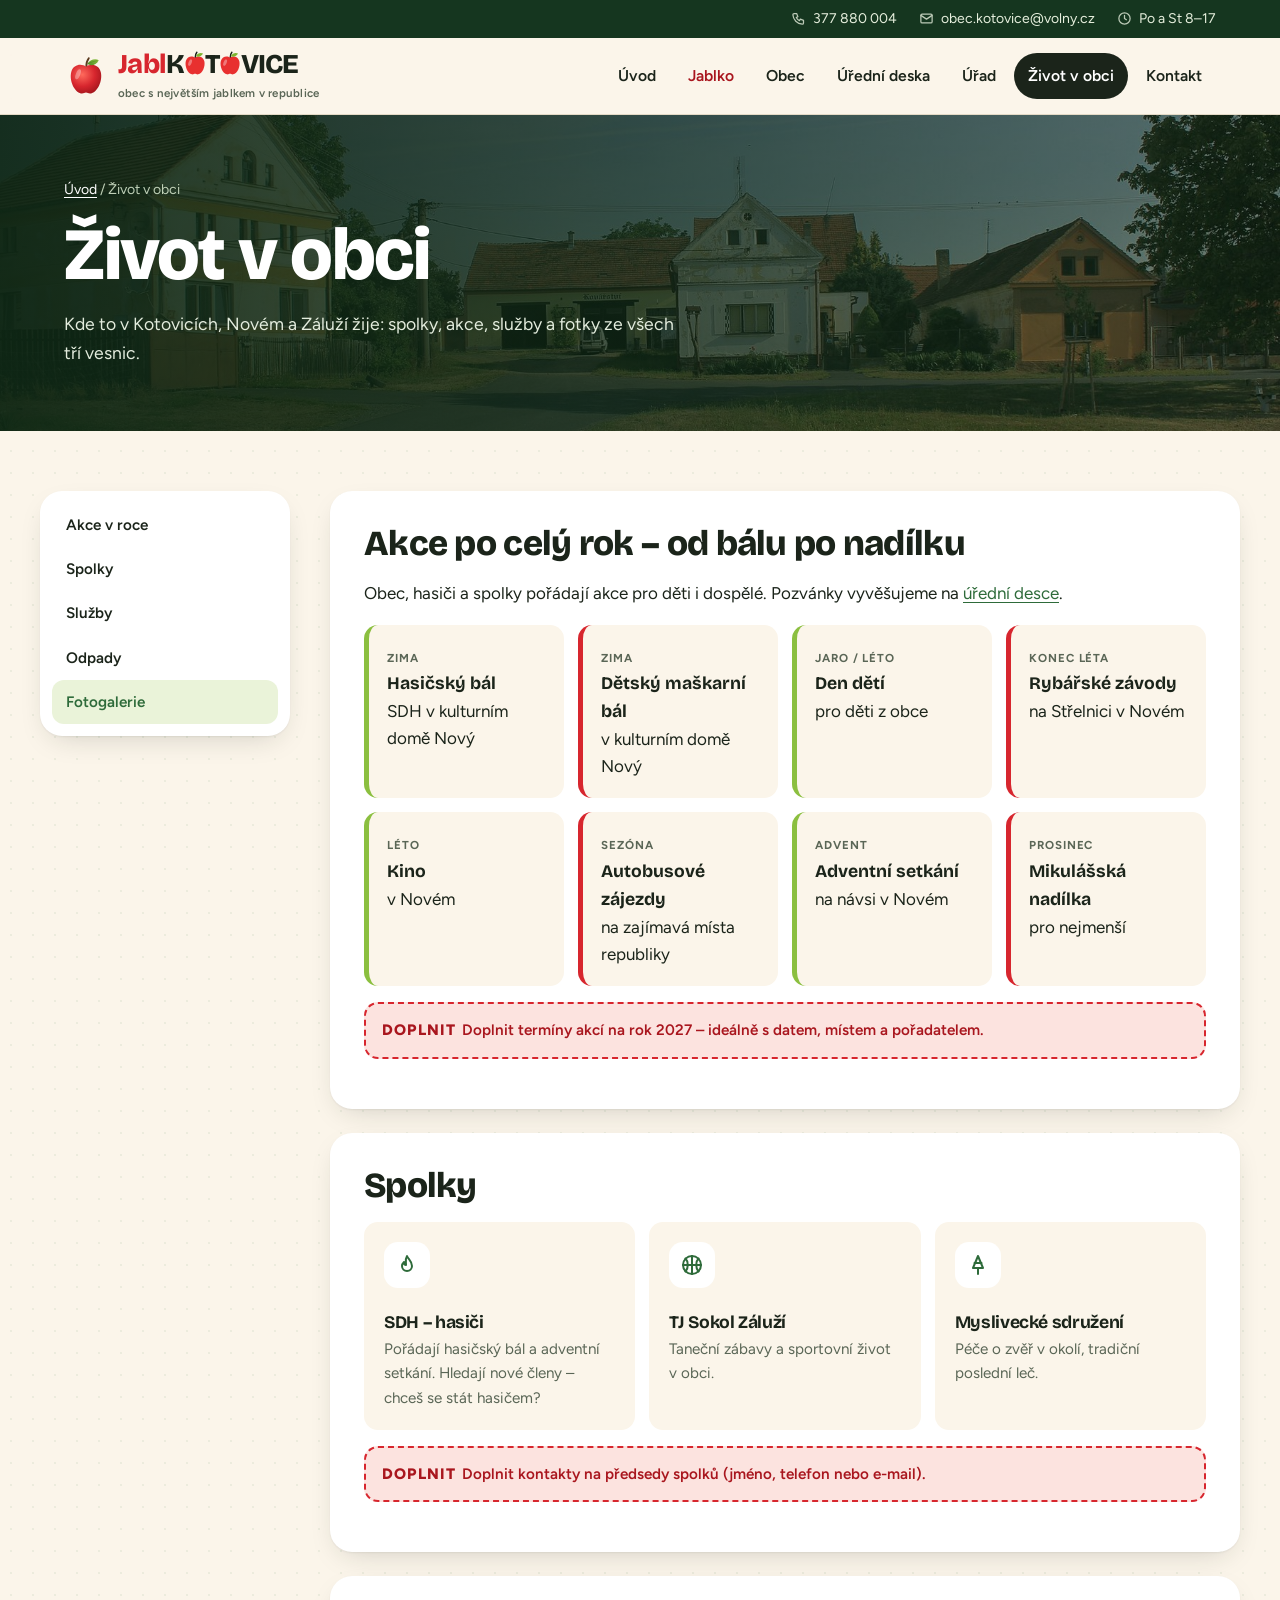
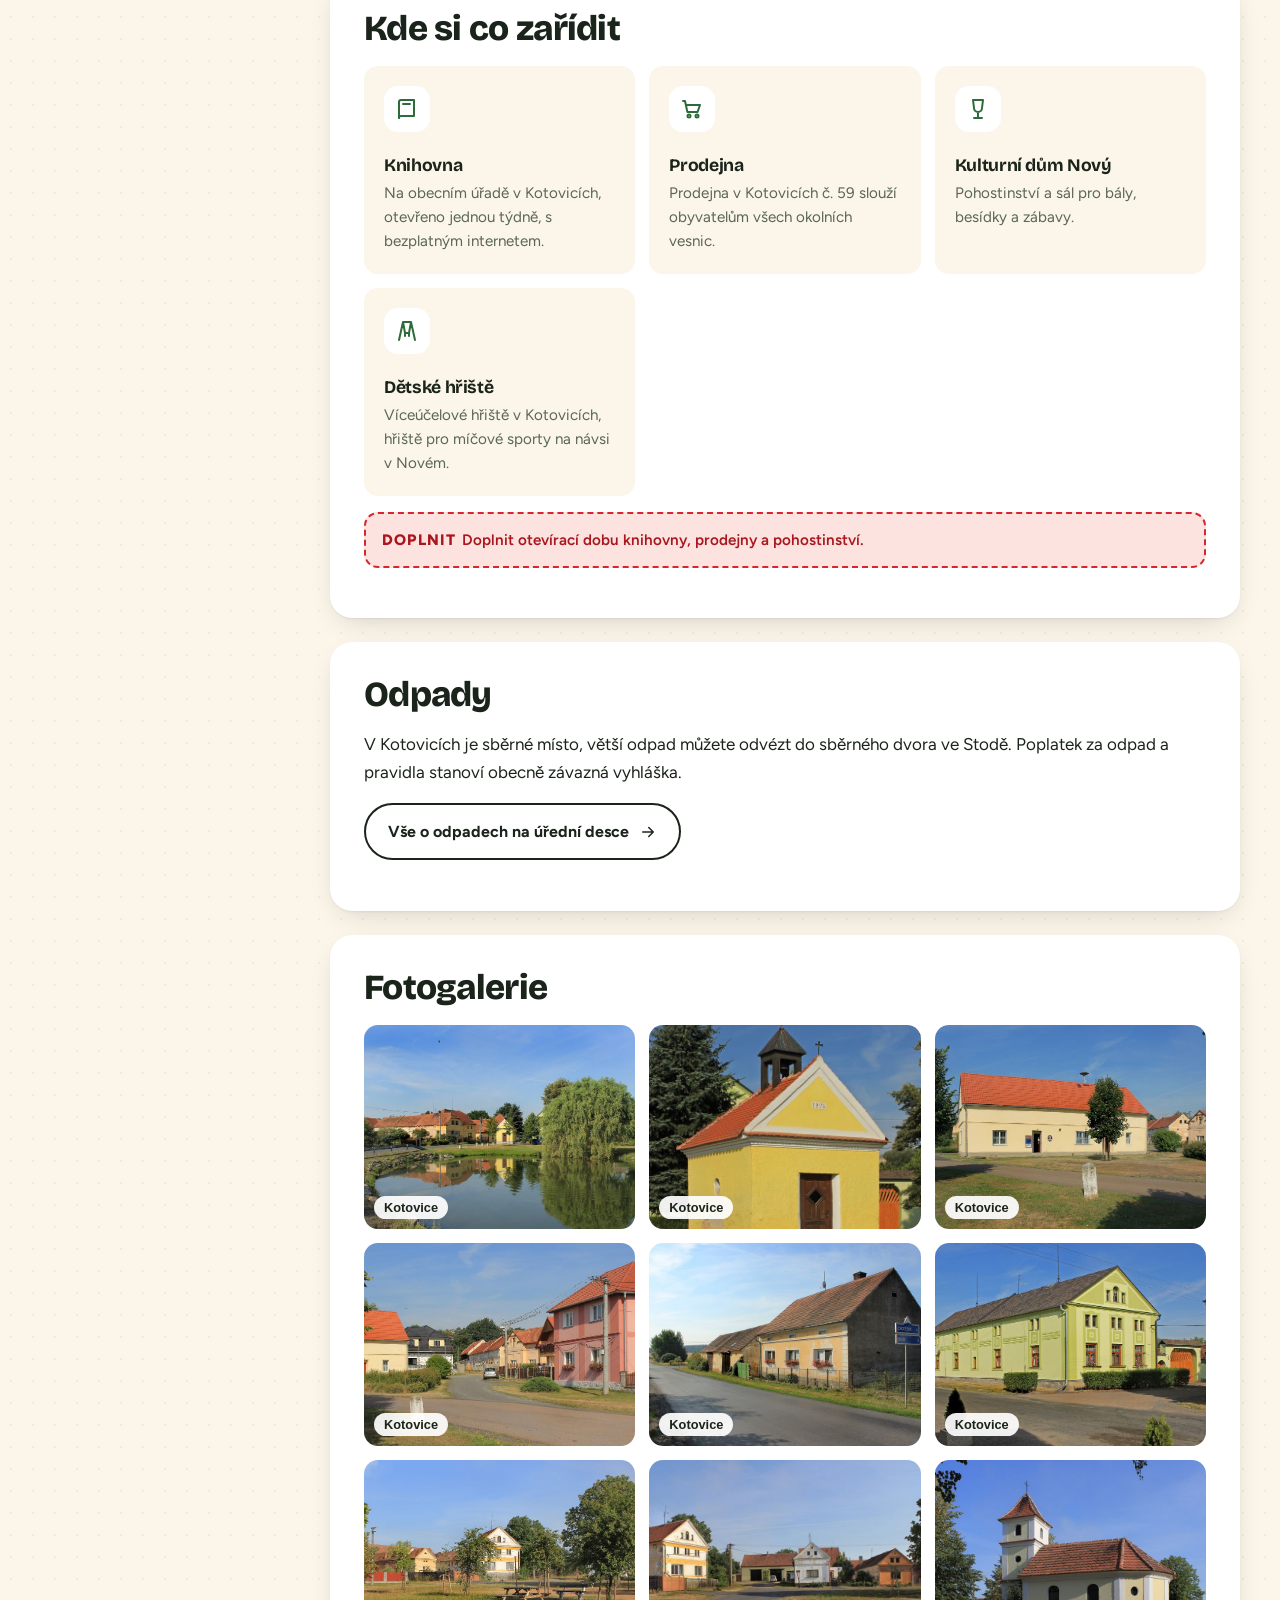
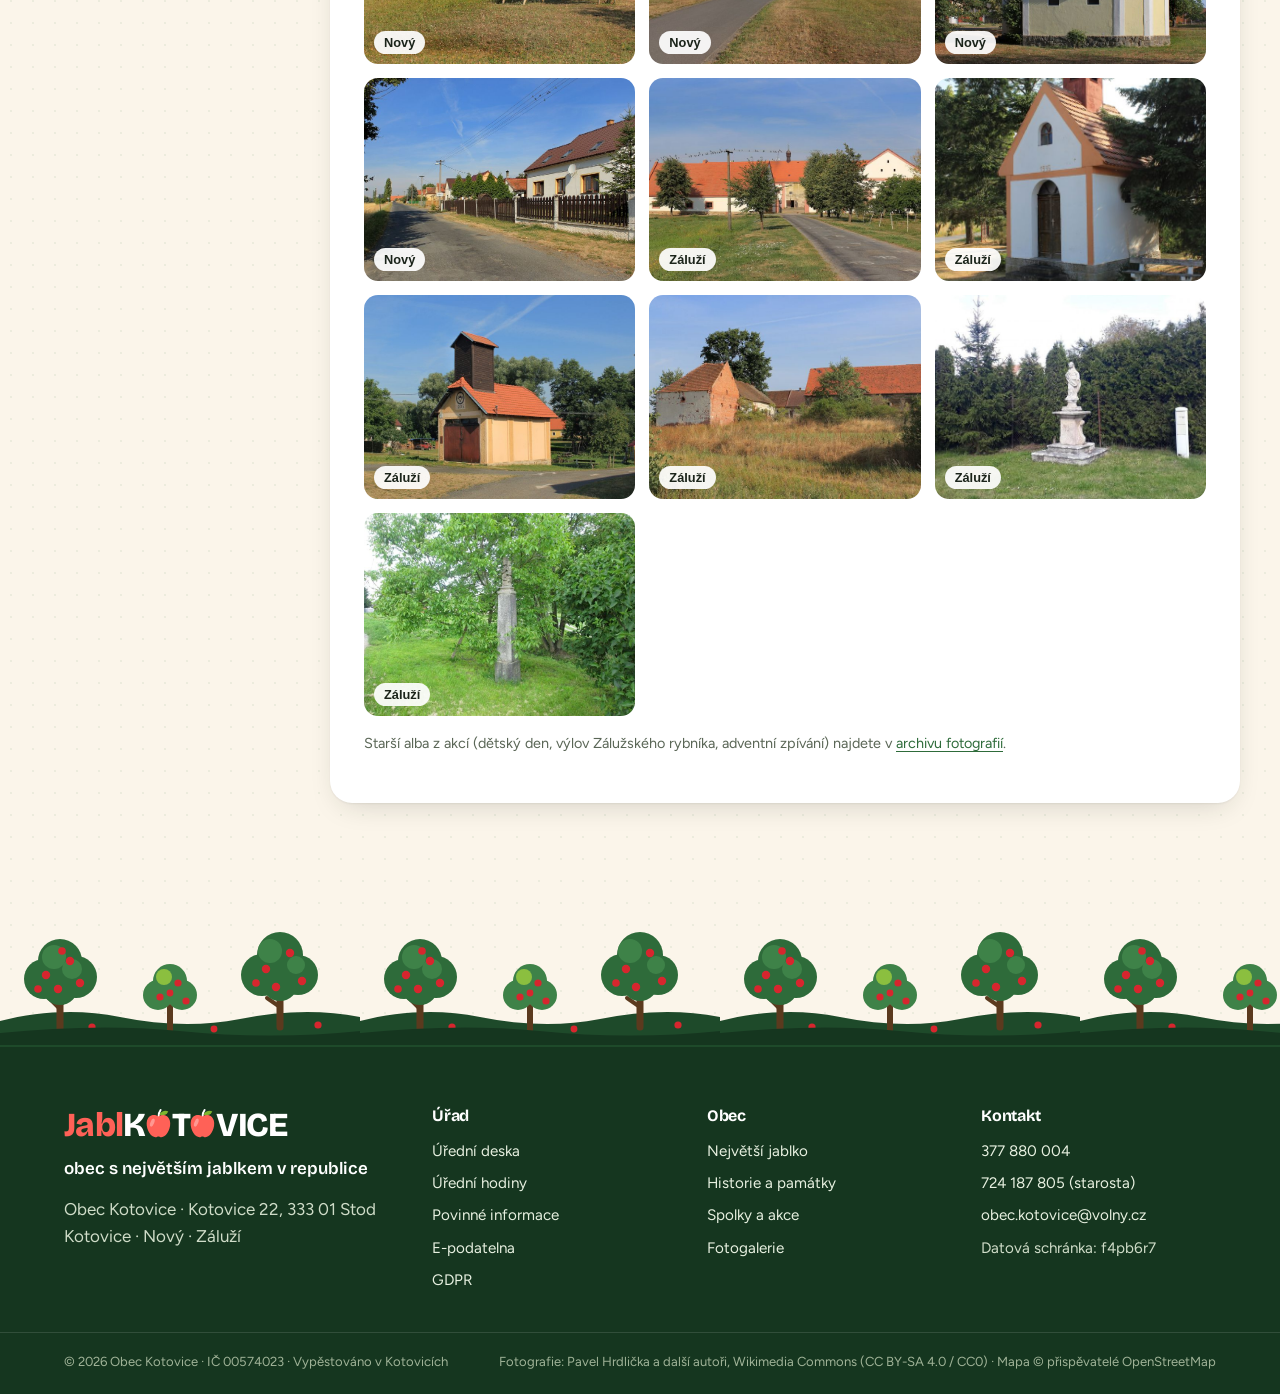
<file: zivot.html>
<!doctype html>
<html lang="cs">
<head>
<meta charset="utf-8">

<meta name="viewport" content="width=device-width,initial-scale=1">
<title>Život v obci – JablKOTOVICE</title>
<meta name="description" content="Spolky, akce, služby a fotogalerie obce Kotovice, Nový a Záluží.">
<meta name="theme-color" content="#15361F">
<meta name="robots" content="noindex, nofollow">
<meta property="og:title" content="Život v obci – JablKOTOVICE">
<meta property="og:description" content="Spolky, akce, služby a fotogalerie obce Kotovice, Nový a Záluží.">
<meta property="og:image" content="img/foto/kotovice-rybnik.jpg">
<link rel="icon" href="img/jablko.svg" type="image/svg+xml">
<link rel="preconnect" href="https://fonts.googleapis.com">
<link rel="preconnect" href="https://fonts.gstatic.com" crossorigin>
<link href="https://fonts.googleapis.com/css2?family=Bricolage+Grotesque:opsz,wght@12..96,600;12..96,700;12..96,800&family=Figtree:wght@400;500;600;700;800&display=swap&subset=latin-ext" rel="stylesheet">
<link rel="stylesheet" href="assets/style.css">
</head>
<body>
<a class="skip" href="#obsah">Přeskočit na obsah</a>
<div class="top"><div class="wrap">
  <a class="ico" href="tel:+420377880004"><svg class="" viewBox="0 0 24 24" fill="none" stroke="currentColor" stroke-width="2" stroke-linecap="round" stroke-linejoin="round" aria-hidden="true"><path d="M5 4h4l2 5-2.5 1.5a11 11 0 0 0 5 5L15 13l5 2v4a2 2 0 0 1-2 2A16 16 0 0 1 3 6a2 2 0 0 1 2-2"/></svg>377 880 004</a>
  <a class="ico" href="mailto:obec.kotovice@volny.cz"><svg class="" viewBox="0 0 24 24" fill="none" stroke="currentColor" stroke-width="2" stroke-linecap="round" stroke-linejoin="round" aria-hidden="true"><rect x="3" y="5" width="18" height="14" rx="2"/><path d="m3 7 9 6 9-6"/></svg>obec.kotovice@volny.cz</a>
  <a class="ico hide-s" href="urad.html#hodiny"><svg class="" viewBox="0 0 24 24" fill="none" stroke="currentColor" stroke-width="2" stroke-linecap="round" stroke-linejoin="round" aria-hidden="true"><circle cx="12" cy="12" r="9"/><path d="M12 7v5l3 2"/></svg>Po a St 8–17</a>
</div></div>
<header class="site"><div class="wrap">
  <a class="brand" href="index.html" aria-label="JablKOTOVICE – úvodní stránka"><svg class="" viewBox="0 0 200 200" aria-hidden="true"><defs>
<radialGradient id="glogo" cx="38%" cy="34%" r="75%"><stop offset="0" stop-color="#FF6A5C"/><stop offset=".55" stop-color="#D7262E"/><stop offset="1" stop-color="#9E141B"/></radialGradient>
<linearGradient id="llogo" x1="0" y1="1" x2="1" y2="0"><stop offset="0" stop-color="#4E8A22"/><stop offset="1" stop-color="#8FC544"/></linearGradient></defs>
<path d="M101 60c0-16 3-30 12-41" stroke="#5B3A1E" stroke-width="8" stroke-linecap="round" fill="none"/>
<path fill="url(#glogo)" d="M100 58C82 44 44 44 33 82c-10 38 14 92 44 97 12 2 15-4 23-4s11 6 23 4c30-5 54-59 44-97-11-38-49-38-67-24Z"/>
<path fill="url(#llogo)" d="M106 46c10-22 38-26 52-18-10 22-36 28-52 18Z"/>
<path d="M110 43c14-6 26-10 40-13" stroke="#3F7420" stroke-width="2.4" stroke-linecap="round" fill="none" opacity=".7"/>
<ellipse cx="64" cy="92" rx="10" ry="24" fill="#fff" opacity=".32" transform="rotate(22 64 92)"/>
</svg><span><span class="wm" role="img" aria-label="JablKOTOVICE"><span class="j">Jabl</span><span class="k">K<svg class="o" viewBox="28 14 144 170" aria-hidden="true"><path d="M101 60c0-16 3-30 12-41" stroke="currentColor" stroke-width="11" stroke-linecap="round" fill="none"/><path fill="var(--o-fill,#E8302F)" d="M100 58C82 44 44 44 33 82c-10 38 14 92 44 97 12 2 15-4 23-4s11 6 23 4c30-5 54-59 44-97-11-38-49-38-67-24Z"/><path fill="var(--o-leaf,#7DB52F)" d="M106 46c10-22 38-26 52-18-10 22-36 28-52 18Z"/><ellipse cx="64" cy="94" rx="11" ry="25" fill="#fff" opacity=".35" transform="rotate(22 64 94)"/></svg>T<svg class="o" viewBox="28 14 144 170" aria-hidden="true"><path d="M101 60c0-16 3-30 12-41" stroke="currentColor" stroke-width="11" stroke-linecap="round" fill="none"/><path fill="var(--o-fill,#E8302F)" d="M100 58C82 44 44 44 33 82c-10 38 14 92 44 97 12 2 15-4 23-4s11 6 23 4c30-5 54-59 44-97-11-38-49-38-67-24Z"/><path fill="var(--o-leaf,#7DB52F)" d="M106 46c10-22 38-26 52-18-10 22-36 28-52 18Z"/><ellipse cx="64" cy="94" rx="11" ry="25" fill="#fff" opacity=".35" transform="rotate(22 64 94)"/></svg>VICE</span></span><small>obec s největším jablkem v&nbsp;republice</small></span></a>
  <button class="burger" aria-expanded="false" aria-controls="menu"><svg class="" viewBox="0 0 24 24" fill="none" stroke="currentColor" stroke-width="2" stroke-linecap="round" stroke-linejoin="round" aria-hidden="true"><path d="M4 7h16M4 12h16M4 17h16"/></svg>Menu</button>
  <nav class="main" id="menu" aria-label="Hlavní menu"><ul><li><a href="index.html" class="">Úvod</a></li><li><a href="jablko.html" class="apple-link">Jablko</a></li><li><a href="obec.html" class="">Obec</a></li><li><a href="uredni-deska.html" class="">Úřední deska</a></li><li><a href="urad.html" class="">Úřad</a></li><li><a href="zivot.html" class="" aria-current=page>Život v obci</a></li><li><a href="kontakt.html" class="">Kontakt</a></li></ul></nav>
</div></header>
<main id="obsah">
<section class="page-hero"><div class="bg" style="background-image:url(img/foto/novy-naves-2.jpg)"></div><div class="wrap">
<div class="crumbs"><a href="index.html">Úvod</a> / Život v obci</div>
<h1>Život v obci</h1><p>Kde to v Kotovicích, Novém a Záluží žije: spolky, akce, služby a fotky ze všech tří vesnic.</p></div></section>
<div class="wrap layout">
  <nav class="subnav" aria-label="Na této stránce"><ul>
    <li><a href="#akce">Akce v roce</a></li><li><a href="#spolky">Spolky</a></li><li><a href="#sluzby">Služby</a></li>
    <li><a href="#odpady">Odpady</a></li><li><a href="#galerie">Fotogalerie</a></li></ul></nav>
  <div class="prose">
    <section id="akce">
      <h2>Akce po celý rok – od bálu po nadílku</h2>
      <p>Obec, hasiči a spolky pořádají akce pro děti i dospělé. Pozvánky vyvěšujeme na <a href="uredni-deska.html?kat=Oznámení">úřední desce</a>.</p>
      <div class="year">
        <div><small>zima</small><b>Hasičský bál</b>SDH v kulturním domě Nový</div>
        <div><small>zima</small><b>Dětský maškarní bál</b>v kulturním domě Nový</div>
        <div><small>jaro / léto</small><b>Den dětí</b>pro děti z obce</div>
        <div><small>konec léta</small><b>Rybářské závody</b>na Střelnici v Novém</div>
        <div><small>léto</small><b>Kino</b>v Novém</div>
        <div><small>sezóna</small><b>Autobusové zájezdy</b>na zajímavá místa republiky</div>
        <div><small>advent</small><b>Adventní setkání</b>na návsi v Novém</div>
        <div><small>prosinec</small><b>Mikulášská nadílka</b>pro nejmenší</div>
      </div>
      <div class="todo">Doplnit termíny akcí na rok 2027 – ideálně s datem, místem a pořadatelem.</div>
    </section>

    <section id="spolky">
      <h2>Spolky</h2>
      <div class="clubs">
        <div class="club"><span class="ic"><svg class="" viewBox="0 0 24 24" fill="none" stroke="currentColor" stroke-width="2" stroke-linecap="round" stroke-linejoin="round" aria-hidden="true"><path d="M12 3c1 3 5 5 5 10a5 5 0 0 1-10 0c0-2 1-3 2-4 0 2 1 3 2 3 0-3-1-6 1-9z"/></svg></span><h3>SDH – hasiči</h3><p>Pořádají hasičský bál a adventní setkání. Hledají nové členy – chceš se stát hasičem?</p></div>
        <div class="club"><span class="ic"><svg class="" viewBox="0 0 24 24" fill="none" stroke="currentColor" stroke-width="2" stroke-linecap="round" stroke-linejoin="round" aria-hidden="true"><circle cx="12" cy="12" r="9"/><path d="M12 3v18M3 12h18M5.5 5.5c3 3 3 10 0 13M18.5 5.5c-3 3-3 10 0 13"/></svg></span><h3>TJ Sokol Záluží</h3><p>Taneční zábavy a sportovní život v obci.</p></div>
        <div class="club"><span class="ic"><svg class="" viewBox="0 0 24 24" fill="none" stroke="currentColor" stroke-width="2" stroke-linecap="round" stroke-linejoin="round" aria-hidden="true"><path d="M12 21v-6M7 15h10l-5-12z"/><path d="M8.5 10h7"/></svg></span><h3>Myslivecké sdružení</h3><p>Péče o zvěř v okolí, tradiční poslední leč.</p></div>
      </div>
      <div class="todo">Doplnit kontakty na předsedy spolků (jméno, telefon nebo e-mail).</div>
    </section>

    <section id="sluzby">
      <h2>Kde si co zařídit</h2>
      <div class="clubs">
        <div class="club"><span class="ic"><svg class="" viewBox="0 0 24 24" fill="none" stroke="currentColor" stroke-width="2" stroke-linecap="round" stroke-linejoin="round" aria-hidden="true"><path d="M4 5a2 2 0 0 1 2-2h13v16H6a2 2 0 0 0-2 2z"/><path d="M4 21V5M8 7h7"/></svg></span><h3>Knihovna</h3><p>Na obecním úřadě v Kotovicích, otevřeno jednou týdně, s bezplatným internetem.</p></div>
        <div class="club"><span class="ic"><svg class="" viewBox="0 0 24 24" fill="none" stroke="currentColor" stroke-width="2" stroke-linecap="round" stroke-linejoin="round" aria-hidden="true"><path d="M3 4h2l2.4 11h10.2L20 8H6.2"/><circle cx="9" cy="19" r="1.5"/><circle cx="17" cy="19" r="1.5"/></svg></span><h3>Prodejna</h3><p>Prodejna v Kotovicích č. 59 slouží obyvatelům všech okolních vesnic.</p></div>
        <div class="club"><span class="ic"><svg class="" viewBox="0 0 24 24" fill="none" stroke="currentColor" stroke-width="2" stroke-linecap="round" stroke-linejoin="round" aria-hidden="true"><path d="M7 3h10l-1 8a4 4 0 0 1-8 0zM12 15v6M8 21h8"/></svg></span><h3>Kulturní dům Nový</h3><p>Pohostinství a sál pro bály, besídky a zábavy.</p></div>
        <div class="club"><span class="ic"><svg class="" viewBox="0 0 24 24" fill="none" stroke="currentColor" stroke-width="2" stroke-linecap="round" stroke-linejoin="round" aria-hidden="true"><path d="M4 21 8 3h8l4 18M8 3l2 11h4l2-11M10 14v3M14 14v3"/></svg></span><h3>Dětské hřiště</h3><p>Víceúčelové hřiště v Kotovicích, hřiště pro míčové sporty na návsi v Novém.</p></div>
      </div>
      <div class="todo">Doplnit otevírací dobu knihovny, prodejny a pohostinství.</div>
    </section>

    <section id="odpady">
      <h2>Odpady</h2>
      <p>V Kotovicích je sběrné místo, větší odpad můžete odvézt do sběrného dvora ve Stodě. Poplatek za odpad a pravidla stanoví obecně závazná vyhláška.</p>
      <p><a class="btn btn-ghost" href="uredni-deska.html?q=odpad">Vše o odpadech na úřední desce <svg class="" viewBox="0 0 24 24" fill="none" stroke="currentColor" stroke-width="2" stroke-linecap="round" stroke-linejoin="round" aria-hidden="true"><path d="M5 12h14M13 6l6 6-6 6"/></svg></a></p>
    </section>

    <section id="galerie">
      <h2>Fotogalerie</h2>
      <div class="gallery"><button data-full="img/foto/kotovice-rybnik.jpg" data-title="Kotovice – rybník na návsi" data-credit="Foto: Pavel Hrdlička, Wikimedia Commons, CC BY-SA 4.0"><img class="" src="img/foto/kotovice-rybnik-m.jpg" alt="Kotovice – rybník na návsi" loading=lazy decoding="async"><span>Kotovice</span></button><button data-full="img/foto/kotovice-kaple.jpg" data-title="Kotovice – kaple se zvoničkou z roku 1895" data-credit="Foto: Pavel Hrdlička, Wikimedia Commons, CC BY-SA 4.0"><img class="" src="img/foto/kotovice-kaple-m.jpg" alt="Kotovice – kaple se zvoničkou z roku 1895" loading=lazy decoding="async"><span>Kotovice</span></button><button data-full="img/foto/kotovice-urad.jpg" data-title="Kotovice – obecní úřad" data-credit="Foto: Pavel Hrdlička, Wikimedia Commons, CC BY-SA 4.0"><img class="" src="img/foto/kotovice-urad-m.jpg" alt="Kotovice – obecní úřad" loading=lazy decoding="async"><span>Kotovice</span></button><button data-full="img/foto/kotovice-ulice.jpg" data-title="Kotovice – boční ulice" data-credit="Foto: Pavel Hrdlička, Wikimedia Commons, CC BY-SA 4.0"><img class="" src="img/foto/kotovice-ulice-m.jpg" alt="Kotovice – boční ulice" loading=lazy decoding="async"><span>Kotovice</span></button><button data-full="img/foto/kotovice-cesta.jpg" data-title="Kotovice – cesta na Chotěšov" data-credit="Foto: Pavel Hrdlička, Wikimedia Commons, CC BY-SA 4.0"><img class="" src="img/foto/kotovice-cesta-m.jpg" alt="Kotovice – cesta na Chotěšov" loading=lazy decoding="async"><span>Kotovice</span></button><button data-full="img/foto/kotovice-dum.jpg" data-title="Kotovice – usedlost" data-credit="Foto: Pavel Hrdlička, Wikimedia Commons, CC BY-SA 4.0"><img class="" src="img/foto/kotovice-dum-m.jpg" alt="Kotovice – usedlost" loading=lazy decoding="async"><span>Kotovice</span></button><button data-full="img/foto/novy-naves.jpg" data-title="Nový – náves" data-credit="Foto: Pavel Hrdlička, Wikimedia Commons, CC BY-SA 4.0"><img class="" src="img/foto/novy-naves-m.jpg" alt="Nový – náves" loading=lazy decoding="async"><span>Nový</span></button><button data-full="img/foto/novy-naves-2.jpg" data-title="Nový – náves s posezením" data-credit="Foto: Pavel Hrdlička, Wikimedia Commons, CC BY-SA 4.0"><img class="" src="img/foto/novy-naves-2-m.jpg" alt="Nový – náves s posezením" loading=lazy decoding="async"><span>Nový</span></button><button data-full="img/foto/novy-kaple.jpg" data-title="Nový – kaple z roku 1937" data-credit="Foto: Pavel Hrdlička, Wikimedia Commons, CC BY-SA 4.0"><img class="" src="img/foto/novy-kaple-m.jpg" alt="Nový – kaple z roku 1937" loading=lazy decoding="async"><span>Nový</span></button><button data-full="img/foto/novy-cesta.jpg" data-title="Nový – cesta do Záluží" data-credit="Foto: Pavel Hrdlička, Wikimedia Commons, CC BY-SA 4.0"><img class="" src="img/foto/novy-cesta-m.jpg" alt="Nový – cesta do Záluží" loading=lazy decoding="async"><span>Nový</span></button><button data-full="img/foto/zaluzi-gigant.jpg" data-title="Záluží – barokní dvůr Gigant" data-credit="Foto: Pavel Hrdlička, Wikimedia Commons, CC BY-SA 4.0"><img class="" src="img/foto/zaluzi-gigant-m.jpg" alt="Záluží – barokní dvůr Gigant" loading=lazy decoding="async"><span>Záluží</span></button><button data-full="img/foto/zaluzi-kaple.jpg" data-title="Záluží – kaplička" data-credit="Foto: Pavel Hrdlička, Wikimedia Commons, CC BY-SA 4.0"><img class="" src="img/foto/zaluzi-kaple-m.jpg" alt="Záluží – kaplička" loading=lazy decoding="async"><span>Záluží</span></button><button data-full="img/foto/zaluzi-hasicarna.jpg" data-title="Záluží – hasičská zbrojnice" data-credit="Foto: Pavel Hrdlička, Wikimedia Commons, CC BY-SA 4.0"><img class="" src="img/foto/zaluzi-hasicarna-m.jpg" alt="Záluží – hasičská zbrojnice" loading=lazy decoding="async"><span>Záluží</span></button><button data-full="img/foto/zaluzi-sever.jpg" data-title="Záluží – severní část vsi" data-credit="Foto: Pavel Hrdlička, Wikimedia Commons, CC BY-SA 4.0"><img class="" src="img/foto/zaluzi-sever-m.jpg" alt="Záluží – severní část vsi" loading=lazy decoding="async"><span>Záluží</span></button><button data-full="img/foto/zaluzi-immaculata.jpg" data-title="Záluží – socha Panny Marie (Immaculata) z roku 1737" data-credit="Foto: Wikimedia Commons, CC0"><img class="" src="img/foto/zaluzi-immaculata-m.jpg" alt="Záluží – socha Panny Marie (Immaculata) z roku 1737" loading=lazy decoding="async"><span>Záluží</span></button><button data-full="img/foto/zaluzi-socha-gigant.jpg" data-title="Záluží – socha u statku Gigant" data-credit="Foto: Wikimedia Commons, CC0"><img class="" src="img/foto/zaluzi-socha-gigant-m.jpg" alt="Záluží – socha u statku Gigant" loading=lazy decoding="async"><span>Záluží</span></button></div>
      <p style="margin-top:16px;font-size:.9rem;color:var(--muted)">Starší alba z akcí (dětský den, výlov Zálužského rybníka, adventní zpívání) najdete v <a href="https://www.kotovice.cz/fotografie/" target="_blank" rel="noopener">archivu fotografií</a>.</p>
    </section>
  </div>
</div>
</main>
<footer class="site">
  <div class="wrap">
    <div>
      <span class="wm" role="img" aria-label="JablKOTOVICE"><span class="j">Jabl</span><span class="k">K<svg class="o" viewBox="28 14 144 170" aria-hidden="true"><path d="M101 60c0-16 3-30 12-41" stroke="currentColor" stroke-width="11" stroke-linecap="round" fill="none"/><path fill="var(--o-fill,#E8302F)" d="M100 58C82 44 44 44 33 82c-10 38 14 92 44 97 12 2 15-4 23-4s11 6 23 4c30-5 54-59 44-97-11-38-49-38-67-24Z"/><path fill="var(--o-leaf,#7DB52F)" d="M106 46c10-22 38-26 52-18-10 22-36 28-52 18Z"/><ellipse cx="64" cy="94" rx="11" ry="25" fill="#fff" opacity=".35" transform="rotate(22 64 94)"/></svg>T<svg class="o" viewBox="28 14 144 170" aria-hidden="true"><path d="M101 60c0-16 3-30 12-41" stroke="currentColor" stroke-width="11" stroke-linecap="round" fill="none"/><path fill="var(--o-fill,#E8302F)" d="M100 58C82 44 44 44 33 82c-10 38 14 92 44 97 12 2 15-4 23-4s11 6 23 4c30-5 54-59 44-97-11-38-49-38-67-24Z"/><path fill="var(--o-leaf,#7DB52F)" d="M106 46c10-22 38-26 52-18-10 22-36 28-52 18Z"/><ellipse cx="64" cy="94" rx="11" ry="25" fill="#fff" opacity=".35" transform="rotate(22 64 94)"/></svg>VICE</span></span>
      <p class="claim">obec s největším jablkem v&nbsp;republice</p>
      <p>Obec Kotovice · Kotovice 22, 333 01 Stod<br>Kotovice · Nový · Záluží</p>
    </div>
    <div><h4>Úřad</h4><ul>
      <li><a href="uredni-deska.html">Úřední deska</a></li>
      <li><a href="urad.html#hodiny">Úřední hodiny</a></li>
      <li><a href="urad.html#povinne">Povinné informace</a></li>
      <li><a href="urad.html#podatelna">E-podatelna</a></li>
      <li><a href="urad.html#gdpr">GDPR</a></li>
    </ul></div>
    <div><h4>Obec</h4><ul>
      <li><a href="jablko.html">Největší jablko</a></li>
      <li><a href="obec.html">Historie a památky</a></li>
      <li><a href="zivot.html">Spolky a akce</a></li>
      <li><a href="zivot.html#galerie">Fotogalerie</a></li>
    </ul></div>
    <div><h4>Kontakt</h4><ul>
      <li><a href="tel:+420377880004">377 880 004</a></li>
      <li><a href="tel:+420724187805">724 187 805 (starosta)</a></li>
      <li><a href="mailto:obec.kotovice@volny.cz">obec.kotovice@volny.cz</a></li>
      <li>Datová schránka: f4pb6r7</li>
    </ul></div>
  </div>
  <div class="bottom"><div class="wrap">
    <span>© 2026 Obec Kotovice · IČ 00574023 · Vypěstováno v Kotovicích</span>
    <span>Fotografie: Pavel Hrdlička a další autoři, Wikimedia Commons (CC BY-SA 4.0 / CC0) · Mapa © přispěvatelé OpenStreetMap</span>
  </div></div>
</footer>
<script src="assets/app.js"></script>
</body>
</html>
</file>
<file: assets/style.css>
/* JablKOTOVICE – vzhled webu obce Kotovice */
:root{
  --red:#D7262E; --red-dark:#A9161E; --red-soft:#FCE3DF;
  --green:#2E6B3A; --green-dark:#15361F; --leaf:#8BBF3F; --leaf-soft:#EAF3D9;
  --cream:#FBF5EA; --cream-2:#F4EBDA; --paper:#FFFFFF;
  --ink:#1B241A; --muted:#5A6656; --line:#E4DAC6;
  --radius:22px; --radius-s:14px;
  --shadow:0 1px 2px rgba(27,36,26,.06),0 10px 30px -12px rgba(27,36,26,.22);
  --wrap:1200px;
  --f-head:"Bricolage Grotesque",system-ui,sans-serif;
  --f-body:"Figtree",system-ui,sans-serif;
}
*,*::before,*::after{box-sizing:border-box}
html{scroll-behavior:smooth;-webkit-text-size-adjust:100%}
body{margin:0;font-family:var(--f-body);font-size:17px;line-height:1.6;color:var(--ink);background:var(--cream);
  background-image:radial-gradient(rgba(46,107,58,.07) 1.2px,transparent 1.3px);background-size:22px 22px}
img{max-width:100%;display:block}
a{color:var(--green);text-underline-offset:3px}
a:hover{color:var(--red)}
h1,h2,h3,h4{font-family:var(--f-head);line-height:1.08;margin:0 0 .5em;letter-spacing:-.02em}
h2{font-size:clamp(1.9rem,3.6vw,2.9rem);font-weight:800}
h3{font-size:1.3rem;font-weight:700}
p{margin:0 0 1em}
:focus-visible{outline:3px solid var(--red);outline-offset:3px;border-radius:6px}
.wrap{max-width:var(--wrap);margin:0 auto;padding:0 24px}
.skip{position:absolute;left:-999px;top:8px;background:var(--ink);color:#fff;padding:10px 16px;border-radius:10px;z-index:100}
.skip:focus{left:16px}
[hidden]{display:none !important}
.sr{position:absolute;width:1px;height:1px;overflow:hidden;clip:rect(0 0 0 0)}

/* ---------- Značka JablKOTOVICE ---------- */
.wm{font-family:var(--f-head);font-weight:800;letter-spacing:-.035em;white-space:nowrap;line-height:.9}
.wm .j{color:var(--red);letter-spacing:-.02em}
.wm .k{text-transform:uppercase;display:inline-flex;align-items:baseline}
.wm .o{display:inline-block;width:.74em;height:.86em;margin:0 .015em 0 .03em;transform:translateY(.06em);overflow:visible;flex:none}
.hero h1 .wm .o{--o-fill:#FF4B40}
footer.site .wm .o{--o-fill:#FF6157}

/* ---------- Hlavička ---------- */
.top{background:var(--green-dark);color:#E6EFDD;font-size:14px}
.top .wrap{display:flex;gap:22px;align-items:center;justify-content:flex-end;min-height:38px;flex-wrap:wrap}
.top a{color:#E6EFDD;text-decoration:none}
.top a:hover{color:#fff;text-decoration:underline}
.top .ico{display:inline-flex;gap:7px;align-items:center}
.top svg{width:15px;height:15px;opacity:.8}
header.site{position:sticky;top:0;z-index:50;background:rgba(251,245,234,.92);backdrop-filter:blur(10px);-webkit-backdrop-filter:blur(10px);border-bottom:1px solid var(--line)}
header.site .wrap{display:flex;align-items:center;gap:24px;min-height:76px}
.brand{display:flex;align-items:center;gap:10px;text-decoration:none;color:var(--ink)}
.brand svg{width:44px;height:44px;flex:none;transition:transform .4s cubic-bezier(.3,1.6,.5,1)}
.brand:hover svg{transform:rotate(-12deg) scale(1.06)}
.brand .wm{font-size:1.7rem}
.brand small{display:block;font-family:var(--f-body);font-weight:600;font-size:.72rem;color:var(--muted);letter-spacing:.02em;margin-top:3px;text-transform:none}
nav.main{margin-left:auto}
nav.main ul{list-style:none;margin:0;padding:0;display:flex;gap:4px}
nav.main a{display:block;padding:10px 14px;border-radius:999px;text-decoration:none;color:var(--ink);font-weight:600;font-size:.98rem}
nav.main a:hover{background:var(--cream-2);color:var(--ink)}
nav.main a[aria-current=page]{background:var(--ink);color:#fff}
nav.main a.apple-link{color:var(--red-dark)}
nav.main a.apple-link[aria-current=page]{background:var(--red);color:#fff}
.burger{display:none;margin-left:auto;background:var(--ink);color:#fff;border:0;border-radius:999px;padding:10px 16px;font:600 .95rem var(--f-body);cursor:pointer;align-items:center;gap:8px}
.burger svg{width:18px;height:18px}

/* ---------- Tlačítka ---------- */
.btn{display:inline-flex;align-items:center;gap:10px;padding:14px 22px;border-radius:999px;font-weight:700;text-decoration:none;font-size:1rem;border:2px solid transparent;transition:transform .15s,background .15s,color .15s;cursor:pointer}
.btn:hover{transform:translateY(-2px)}
.btn svg{width:18px;height:18px}
.btn-red{background:var(--red);color:#fff}.btn-red:hover{background:var(--red-dark);color:#fff}
.btn-green{background:var(--green);color:#fff}.btn-green:hover{background:var(--green-dark);color:#fff}
.kicker.green{color:var(--green)}
.btn-light{background:#fff;color:var(--ink)}.btn-light:hover{color:var(--ink);background:var(--cream)}
.btn-ghost{border-color:currentColor;color:var(--ink);background:transparent}
.btn-ghost-light{border-color:rgba(255,255,255,.7);color:#fff}.btn-ghost-light:hover{color:#fff;background:rgba(255,255,255,.12)}

/* ---------- Kousnutí do rohu ---------- */
.bite{
  -webkit-mask:radial-gradient(circle 19px at calc(100% + 3px) 31px,#0000 97%,#000 100%),radial-gradient(circle 19px at calc(100% - 30px) -3px,#0000 97%,#000 100%),radial-gradient(circle 16px at calc(100% - 10px) 9px,#0000 97%,#000 100%);
  -webkit-mask-composite:source-in,source-in;
  mask:radial-gradient(circle 19px at calc(100% + 3px) 31px,#0000 97%,#000 100%),radial-gradient(circle 19px at calc(100% - 30px) -3px,#0000 97%,#000 100%),radial-gradient(circle 16px at calc(100% - 10px) 9px,#0000 97%,#000 100%);
  mask-composite:intersect}
.bite-wrap{filter:drop-shadow(0 10px 14px rgba(27,36,26,.16)) drop-shadow(0 1px 1px rgba(27,36,26,.08))}
.bite-wrap .bite{box-shadow:none !important}

/* ---------- Úvod (hero) ---------- */
.hero{position:relative;color:#fff;overflow:hidden;background:var(--green-dark)}
.hero-bg{position:absolute;inset:0;background-size:cover;background-position:center 60%}
.hero-bg::after{content:"";position:absolute;inset:0;background:
  linear-gradient(90deg,rgba(13,38,20,.92) 0%,rgba(13,38,20,.72) 45%,rgba(13,38,20,.15) 100%),
  linear-gradient(0deg,rgba(13,38,20,.6),transparent 40%)}
.hero .wrap{position:relative;display:grid;grid-template-columns:1.25fr .9fr;gap:30px;align-items:center;min-height:640px;padding-top:70px;padding-bottom:120px}
.eyebrow{display:inline-flex;align-items:center;gap:10px;font-weight:700;font-size:.82rem;letter-spacing:.14em;text-transform:uppercase;color:var(--leaf)}
.eyebrow::before{content:"";width:28px;height:3px;border-radius:3px;background:currentColor}
.hero h1{font-size:clamp(2.7rem,9.4vw,7.6rem);margin:.25em 0 .2em}
.hero h1 .j{color:#FF5A4E}
.hero .sub{font-family:var(--f-head);font-weight:600;font-size:clamp(1.25rem,2.4vw,1.9rem);line-height:1.2;max-width:22ch;margin-bottom:1.4em}
.hero .sub mark{background:none;color:#fff;box-shadow:inset 0 -.38em 0 rgba(215,38,46,.85);padding:0 .08em}
.hero .lead{max-width:46ch;color:#DCE7D6;font-size:1.06rem}
.hero .ctas{display:flex;gap:12px;flex-wrap:wrap;margin-top:26px}
.hero-apple{position:relative;justify-self:center;width:min(440px,100%);aspect-ratio:1;border:0;background:none;padding:0;cursor:pointer;color:inherit;font:inherit}
.hero-apple:active .apple{transform:scale(.96)}
.falling{position:fixed;top:-80px;z-index:300;pointer-events:none;width:46px;height:46px}
.hero-apple .apple{position:absolute;inset:12%;filter:drop-shadow(0 30px 40px rgba(0,0,0,.45));animation:bob 6s ease-in-out infinite}
.stamp{position:absolute;inset:0;animation:spin 28s linear infinite}
.stamp text{font:800 15.5px var(--f-head);letter-spacing:.2em;fill:#fff;text-transform:uppercase}
.badge-rec{position:absolute;right:-6%;bottom:-4%;background:var(--leaf);color:var(--green-dark);font:800 .9rem/1.05 var(--f-head);text-transform:uppercase;padding:14px 16px;border-radius:16px;transform:rotate(-8deg);box-shadow:var(--shadow);text-align:center}
.badge-rec b{display:block;font-size:1.6rem;text-transform:none}
@keyframes spin{to{transform:rotate(360deg)}}
@keyframes bob{50%{transform:translateY(-12px) rotate(3deg)}}
@media (prefers-reduced-motion:reduce){.stamp,.hero-apple .apple{animation:none}}
.hero .credit{position:absolute;right:14px;bottom:8px;font-size:.7rem;color:rgba(255,255,255,.55)}

/* rychlé odkazy přes spodní hranu úvodu */
.quick{position:relative;z-index:3;margin-top:-72px}
.quick ul{list-style:none;margin:0;padding:0;display:grid;grid-template-columns:repeat(4,1fr);gap:14px}
.quick a{display:flex;gap:14px;align-items:center;background:var(--paper);border-radius:var(--radius);padding:20px;text-decoration:none;color:var(--ink);box-shadow:var(--shadow);height:100%;transition:transform .2s}
.quick a:hover{transform:translateY(-4px);color:var(--ink)}
.quick .qi{flex:none;width:52px;height:52px;border-radius:16px;display:grid;place-items:center;background:var(--leaf-soft);color:var(--green)}
.quick li:nth-child(2) .qi{background:var(--red-soft);color:var(--red)}
.quick .qi svg{width:26px;height:26px}
.quick b{display:block;font-family:var(--f-head);font-size:1.12rem}
.quick span{font-size:.88rem;color:var(--muted);line-height:1.35;display:block}

/* ---------- Sekce ---------- */
section.s{padding:90px 0}
.s-head{display:flex;justify-content:space-between;align-items:end;gap:20px;margin-bottom:34px;flex-wrap:wrap}
.s-head p{color:var(--muted);max-width:52ch;margin:0}
.kicker{font-weight:800;font-size:.8rem;letter-spacing:.14em;text-transform:uppercase;color:var(--red);margin-bottom:12px;display:flex;align-items:center;gap:8px}
.kicker svg{width:18px;height:18px}

.grid-2{display:grid;grid-template-columns:1.6fr 1fr;gap:28px;align-items:start}
.card{background:var(--paper);border-radius:var(--radius);padding:28px;box-shadow:var(--shadow)}
.card h3{display:flex;align-items:center;gap:10px}
h2 svg,h3 svg{width:24px;height:24px;flex:none;color:var(--red)}

/* seznam úřední desky */
.dl{list-style:none;margin:0;padding:0}
.dl li{border-top:1px solid var(--line)}
.dl li:first-child{border-top:0}
.dl a{display:grid;grid-template-columns:auto 1fr auto;gap:16px;align-items:center;padding:16px 4px;text-decoration:none;color:var(--ink)}
.dl a:hover .t{color:var(--red)}
.dl .date{font-family:var(--f-head);font-weight:800;text-align:center;line-height:1;width:62px;height:66px;padding-top:21px;color:#fff;
  background:url("../img/jablko-zelene.svg") center/contain no-repeat;text-shadow:0 1px 2px rgba(0,0,0,.25)}
.dl .date.nove{background-image:url("../img/jablko-cervene.svg")}
.dl .date b{display:block;font-size:1.3rem}
.dl .date small{font-size:.62rem;text-transform:uppercase;letter-spacing:.04em;opacity:.95}
.dl .t{font-weight:600;line-height:1.35;transition:color .15s}
.dl .meta{display:flex;gap:8px;flex-wrap:wrap;margin-top:5px}
.tag{display:inline-block;font-size:.74rem;font-weight:700;padding:3px 10px;border-radius:999px;background:var(--leaf-soft);color:var(--green)}
.tag.red{background:var(--red-soft);color:var(--red-dark)}
.tag.grey{background:var(--cream-2);color:var(--muted)}
.dl .arr{color:var(--muted)}
.dl .arr svg{width:20px;height:20px}

.hours{list-style:none;padding:0;margin:0 0 16px}
.hours li{display:flex;justify-content:space-between;gap:10px;padding:10px 0;border-bottom:1px dashed var(--line)}
.hours li b{font-family:var(--f-head)}
.hours li span{text-align:right}
.hours small{display:block;color:var(--muted);font-size:.85rem}
.open-now{display:inline-flex;align-items:center;gap:8px;font-weight:700;font-size:.9rem;padding:6px 12px;border-radius:999px;background:var(--cream-2);color:var(--muted);margin-bottom:12px}
.open-now i{width:9px;height:9px;border-radius:50%;background:currentColor}
.open-now.is-open{background:var(--leaf-soft);color:var(--green)}

/* jablkový pás */
.apple-band{background:var(--red);color:#fff;position:relative;overflow:hidden}
.apple-band::before{content:"";position:absolute;inset:0;opacity:.13;background-image:url("data:image/svg+xml,%3Csvg xmlns='http://www.w3.org/2000/svg' width='90' height='90' viewBox='0 0 200 200'%3E%3Cpath fill='%23fff' d='M100 58C82 44 44 44 33 82c-10 38 14 92 44 97 12 2 15-4 23-4s11 6 23 4c30-5 54-59 44-97-11-38-49-38-67-24Z'/%3E%3Cpath fill='%23fff' d='M106 46c10-22 38-26 52-18-10 22-36 28-52 18Z'/%3E%3C/svg%3E");background-size:90px;transform:rotate(-8deg) scale(1.3)}
.apple-band .wrap{position:relative;display:grid;grid-template-columns:.9fr 1.1fr;gap:50px;align-items:center;padding-top:90px;padding-bottom:90px}
.apple-band h2{font-size:clamp(2.2rem,5vw,4rem)}
.apple-band .kicker{color:#FFD9D2}
.apple-band p{font-size:1.12rem;color:#FFE9E5;max-width:48ch}
.apple-big{width:min(420px,100%);justify-self:center;filter:drop-shadow(0 30px 30px rgba(80,0,0,.35));transform:rotate(-6deg)}

/* vesnice */
.villages{display:grid;grid-template-columns:repeat(3,1fr);gap:22px}
.village{position:relative;border-radius:var(--radius);overflow:hidden;min-height:420px;display:flex;align-items:flex-end;color:#fff;text-decoration:none;box-shadow:var(--shadow);isolation:isolate}
.village img{position:absolute;inset:0;width:100%;height:100%;object-fit:cover;z-index:-2;transition:transform .6s}
.village::after{content:"";position:absolute;inset:0;z-index:-1;background:linear-gradient(0deg,rgba(13,38,20,.92),rgba(13,38,20,.1) 60%)}
.village:hover img{transform:scale(1.06)}
.village .in{padding:26px}
.village h3{font-size:2rem;margin-bottom:.25em;color:#fff}
.village p{margin:0;color:#DCE7D6;font-size:.98rem}
.village .pill{position:absolute;top:18px;left:18px;background:#fff;color:var(--ink);font-weight:700;font-size:.8rem;padding:6px 12px;border-radius:999px}
.village:hover{color:#fff}

/* čísla */
.stats{display:grid;grid-template-columns:repeat(5,1fr);gap:14px}
.stat{background:var(--paper);border-radius:var(--radius);padding:24px 20px;box-shadow:var(--shadow)}
.stat b{display:block;font-family:var(--f-head);font-weight:800;font-size:clamp(2rem,3.4vw,2.9rem);letter-spacing:-.03em;color:var(--green);line-height:1}
.stat:nth-child(odd) b{color:var(--red)}
.stat span{display:block;color:var(--muted);font-size:.93rem;margin-top:8px;line-height:1.35}

/* mapa */
.map-wrap{display:grid;grid-template-columns:1fr 1.4fr;gap:28px;align-items:stretch}
.map{position:relative;border-radius:var(--radius);overflow:hidden;box-shadow:var(--shadow);min-height:380px;background:var(--leaf-soft);
  background-image:linear-gradient(rgba(46,107,58,.12) 1px,transparent 1px),linear-gradient(90deg,rgba(46,107,58,.12) 1px,transparent 1px);background-size:40px 40px}
.map::before{content:"Kotovice · mapa se načítá";position:absolute;inset:0;display:grid;place-items:center;font:700 1rem var(--f-head);color:var(--green)}
.map iframe{position:absolute;inset:0;width:100%;height:100%;min-height:0}
.map iframe{width:100%;height:100%;min-height:380px;border:0;display:block}

/* ---------- Podstránky ---------- */
.page-hero{position:relative;background:var(--green-dark);color:#fff;overflow:hidden}
.page-hero .bg{position:absolute;inset:0;background-size:cover;background-position:center}
.page-hero .bg::after{content:"";position:absolute;inset:0;background:linear-gradient(90deg,rgba(13,38,20,.94),rgba(13,38,20,.55))}
.page-hero.red{background:var(--red)}
.page-hero.red::before{content:"";position:absolute;inset:-20%;opacity:.12;background-image:url("data:image/svg+xml,%3Csvg xmlns='http://www.w3.org/2000/svg' width='90' height='90' viewBox='0 0 200 200'%3E%3Cpath fill='%23fff' d='M100 58C82 44 44 44 33 82c-10 38 14 92 44 97 12 2 15-4 23-4s11 6 23 4c30-5 54-59 44-97-11-38-49-38-67-24Z'/%3E%3Cpath fill='%23fff' d='M106 46c10-22 38-26 52-18-10 22-36 28-52 18Z'/%3E%3C/svg%3E");background-size:80px;transform:rotate(-8deg)}
.page-hero .art{position:absolute;right:max(24px,calc(50% - 560px));top:50%;width:260px;transform:translateY(-50%) rotate(8deg);filter:drop-shadow(0 24px 30px rgba(80,0,0,.4))}
@media (max-width:900px){.page-hero .art{display:none}}
.page-hero.red .bg::after{background:linear-gradient(90deg,rgba(169,22,30,.96),rgba(169,22,30,.55))}
.page-hero .wrap{position:relative;padding-top:64px;padding-bottom:64px}
.page-hero h1{font-size:clamp(2.4rem,6vw,4.6rem);font-weight:800;margin:.2em 0 .2em}
.page-hero p{max-width:56ch;color:#E3ECDD;font-size:1.1rem;margin:0}
.page-hero.red p{color:#FFE5E0}
.crumbs{font-size:.88rem;color:#BFD0B7}
.crumbs a{color:#fff}
.page-hero.red .crumbs{color:#FFD0C8}

.layout{display:grid;grid-template-columns:250px minmax(0,1fr);gap:40px;align-items:start;padding:60px 0 90px}
.subnav{position:sticky;top:100px;background:var(--paper);border-radius:var(--radius);padding:12px;box-shadow:var(--shadow)}
.subnav ul{list-style:none;margin:0;padding:0}
.subnav a{display:block;padding:10px 14px;border-radius:12px;text-decoration:none;color:var(--ink);font-weight:600;font-size:.95rem}
.subnav a:hover,.subnav a.on{background:var(--leaf-soft);color:var(--green)}
.prose{max-width:none}
.prose > section{background:var(--paper);border-radius:var(--radius);padding:34px;box-shadow:var(--shadow);margin-bottom:24px;scroll-margin-top:100px}
.prose h2{font-size:clamp(1.6rem,2.8vw,2.2rem)}
.prose h3{margin-top:1.4em}
.prose ul.ticks{list-style:none;padding:0}
.prose ul.ticks li{padding-left:28px;position:relative;margin-bottom:8px}
.prose ul.ticks li::before{content:"";position:absolute;left:0;top:.45em;width:14px;height:14px;border-radius:50% 50% 50% 0;background:var(--leaf);transform:rotate(-45deg)}
.figure{margin:22px 0;border-radius:var(--radius-s);overflow:hidden}
.figure img{width:100%;height:auto}
.figure figcaption{font-size:.82rem;color:var(--muted);padding-top:8px}
.split{display:grid;grid-template-columns:1fr 1fr;gap:26px;align-items:center}
.facts{display:grid;grid-template-columns:repeat(auto-fit,minmax(150px,1fr));gap:12px;margin:20px 0}
.facts div{background:var(--cream);border-radius:var(--radius-s);padding:16px}
.facts b{display:block;font-family:var(--f-head);font-size:1.5rem;color:var(--green);line-height:1.05}
.facts span{font-size:.88rem;color:var(--muted)}

.docs{list-style:none;padding:0;margin:0;display:grid;gap:10px}
.docs a{display:flex;gap:14px;align-items:center;padding:14px 16px;border-radius:var(--radius-s);background:var(--cream);text-decoration:none;color:var(--ink);font-weight:600}
.docs a:hover{background:var(--leaf-soft);color:var(--green)}
.docs .pdf{flex:none;font:800 .7rem var(--f-head);background:var(--green);color:#fff;border-radius:8px;padding:6px 7px;letter-spacing:.04em}
.docs small{display:block;font-weight:500;color:var(--muted);font-size:.83rem}

table.info{width:100%;border-collapse:collapse;font-size:.98rem}
table.info th,table.info td{text-align:left;padding:11px 8px;border-bottom:1px solid var(--line);vertical-align:top}
table.info th{width:38%;color:var(--muted);font-weight:600}

.todo{border:2px dashed var(--red);background:var(--red-soft);color:var(--red-dark);border-radius:var(--radius-s);padding:14px 16px;font-weight:600;font-size:.95rem;margin:16px 0}
.todo::before{content:"DOPLNIT  ";font-weight:800;letter-spacing:.08em}
.ph{border-radius:var(--radius);background:repeating-linear-gradient(-45deg,#F8D8D2 0 14px,#FCE6E1 14px 28px);display:grid;place-items:center;text-align:center;color:var(--red-dark);font-weight:700;min-height:340px;padding:24px}
.ph svg{width:90px;height:90px;margin:0 auto 10px}

/* úřední deska */
.filters{background:var(--paper);border-radius:var(--radius);padding:20px;box-shadow:var(--shadow);margin-bottom:22px;display:grid;gap:14px}
.search{display:flex;align-items:center;gap:10px;background:var(--cream);border-radius:999px;padding:4px 6px 4px 18px}
.search svg{width:20px;height:20px;color:var(--muted);flex:none}
.search input{flex:1;border:0;background:transparent;font:500 1rem var(--f-body);padding:11px 0;color:var(--ink);min-width:0}
.search input:focus{outline:none}
.search:focus-within{box-shadow:0 0 0 3px var(--leaf)}
.chips{display:flex;flex-wrap:wrap;gap:8px}
.chip{border:1.5px solid var(--line);background:#fff;border-radius:999px;padding:7px 14px;font:600 .88rem var(--f-body);color:var(--ink);cursor:pointer}
.chip:hover{border-color:var(--green)}
.chip[aria-pressed=true]{background:var(--ink);border-color:var(--ink);color:#fff}
.chip em{font-style:normal;opacity:.6;margin-left:4px}
.f-row{display:flex;gap:12px;justify-content:space-between;align-items:center;flex-wrap:wrap;font-size:.92rem;color:var(--muted)}
.seg{display:inline-flex;background:var(--cream);border-radius:999px;padding:4px}
.seg button{border:0;background:transparent;border-radius:999px;padding:7px 14px;font:600 .88rem var(--f-body);cursor:pointer;color:var(--muted)}
.seg button[aria-pressed=true]{background:#fff;color:var(--ink);box-shadow:0 1px 3px rgba(0,0,0,.12)}
.board{background:var(--paper);border-radius:var(--radius);padding:8px 24px;box-shadow:var(--shadow)}
.more{display:flex;justify-content:center;padding:20px 0 6px}
.empty{padding:40px 10px;text-align:center;color:var(--muted)}

/* galerie */
.gallery{display:grid;grid-template-columns:repeat(auto-fill,minmax(240px,1fr));gap:14px}
.gallery button{border:0;padding:0;background:none;cursor:zoom-in;border-radius:var(--radius-s);overflow:hidden;position:relative;aspect-ratio:4/3}
.gallery img{width:100%;height:100%;object-fit:cover;transition:transform .5s}
.gallery button:hover img{transform:scale(1.06)}
.gallery span{position:absolute;left:10px;bottom:10px;background:rgba(255,255,255,.92);color:var(--ink);font-weight:700;font-size:.8rem;padding:4px 10px;border-radius:999px}
.lb{position:fixed;inset:0;background:rgba(10,20,12,.92);z-index:200;display:none;align-items:center;justify-content:center;padding:30px}
.lb.on{display:flex}
.lb figure{margin:0;max-width:1200px;width:100%}
.lb img{max-height:80vh;margin:0 auto;border-radius:12px}
.lb figcaption{color:#fff;text-align:center;margin-top:12px}
.lb figcaption small{display:block;color:#AAB8A6}
.lb button{position:absolute;background:#fff;border:0;border-radius:999px;width:48px;height:48px;font-size:1.4rem;cursor:pointer;display:grid;place-items:center}
.lb .x{top:18px;right:18px}.lb .p{left:18px;top:50%}.lb .n{right:18px;top:50%}

/* akce v roce */
.year{display:grid;grid-template-columns:repeat(auto-fit,minmax(200px,1fr));gap:14px}
.year div{background:var(--cream);border-radius:var(--radius-s);padding:18px;border-left:5px solid var(--leaf)}
.year div:nth-child(even){border-left-color:var(--red)}
.year b{display:block;font-family:var(--f-head);font-size:1.1rem}
.year small{color:var(--muted);font-weight:700;text-transform:uppercase;letter-spacing:.08em;font-size:.72rem}
.clubs{display:grid;grid-template-columns:repeat(auto-fit,minmax(230px,1fr));gap:14px}
.club{background:var(--cream);border-radius:var(--radius-s);padding:20px}
.club .ic{width:46px;height:46px;border-radius:14px;background:#fff;display:grid;place-items:center;color:var(--green);margin-bottom:12px}
.club .ic svg{width:24px;height:24px}
.club h3{font-size:1.1rem;margin-bottom:.3em}
.club p{font-size:.95rem;color:var(--muted);margin:0}

/* kontakty */
.contact-grid{display:grid;grid-template-columns:repeat(3,1fr);gap:18px}
.person{display:flex;gap:16px;align-items:center}
.avatar{width:62px;height:62px;border-radius:50%;background:var(--leaf-soft);display:grid;place-items:center;font:800 1.3rem var(--f-head);color:var(--green);flex:none}
.person:nth-child(2) .avatar{background:var(--red-soft);color:var(--red)}
.big-link{font-family:var(--f-head);font-weight:800;font-size:1.35rem;text-decoration:none;color:var(--ink);display:block;word-break:break-word}
.big-link:hover{color:var(--red)}
.label{font-size:.78rem;font-weight:800;letter-spacing:.1em;text-transform:uppercase;color:var(--muted);margin-bottom:4px}
.copy{border:0;background:var(--cream);border-radius:999px;padding:5px 12px;font:700 .8rem var(--f-body);cursor:pointer;color:var(--green);margin-top:6px}

/* ---------- Patička ---------- */
footer.site{background:linear-gradient(transparent 128px,var(--green-dark) 128px);color:#CFDCC8;margin-top:0;position:relative}
footer.site::before{content:"";display:block;height:130px;background:url("../img/sad.svg") repeat-x left bottom/360px 130px}
footer.site .wrap{display:grid;grid-template-columns:1.4fr 1fr 1fr 1fr;gap:40px;padding-top:60px;padding-bottom:40px}
footer.site h4{color:#fff;font-size:1rem;margin-bottom:14px}
footer.site a{color:#E7F0E0;text-decoration:none}
footer.site a:hover{color:#fff;text-decoration:underline}
footer.site ul{list-style:none;margin:0;padding:0;display:grid;gap:8px;font-size:.95rem}
footer.site .wm{font-size:2.1rem;color:#fff}
footer.site .wm .j{color:#FF6157}
footer.site .claim{font-family:var(--f-head);font-weight:600;color:#fff;margin:10px 0 14px}
.bottom{border-top:1px solid rgba(255,255,255,.12);font-size:.82rem;color:#9FB297}
.bottom .wrap{display:flex !important;justify-content:space-between;gap:16px;flex-wrap:wrap;padding-top:18px !important;padding-bottom:22px !important}

/* ---------- Mobil ---------- */
@media (max-width:1060px){
  .quick ul{grid-template-columns:repeat(2,1fr)}
  .stats{grid-template-columns:repeat(3,1fr)}
  footer.site .wrap{grid-template-columns:1fr 1fr}
}
@media (max-width:900px){
  .burger{display:inline-flex}
  nav.main{position:absolute;left:0;right:0;top:100%;background:var(--cream);border-bottom:1px solid var(--line);display:none;margin:0}
  nav.main.on{display:block}
  nav.main ul{flex-direction:column;padding:12px 16px 18px}
  nav.main a{padding:14px 16px;font-size:1.05rem}
  .hero .wrap{grid-template-columns:1fr;min-height:0;padding-top:46px;padding-bottom:110px}
  .hero-apple{width:min(260px,70%);order:-1;justify-self:start;margin-bottom:-10px}
  .grid-2,.apple-band .wrap,.map-wrap,.split,.layout{grid-template-columns:minmax(0,1fr)}
  .layout > *,.grid-2 > *{min-width:0}
  .villages{grid-template-columns:1fr}
  .village{min-height:300px}
  .contact-grid{grid-template-columns:1fr}
  .subnav{position:static}
  .subnav ul{display:flex;overflow-x:auto;gap:4px}
  .subnav a{white-space:nowrap}
  .apple-band .wrap{gap:20px}
  .apple-big{width:min(260px,70%)}
}
@media (max-width:600px){
  body{font-size:16px}
  .wrap{padding:0 16px}
  .top .wrap{justify-content:center;gap:14px;font-size:13px}
  .top .hide-s{display:none}
  header.site .wrap{min-height:66px}
  .brand .wm{font-size:1.4rem}
  .brand svg{width:38px;height:38px}
  .brand small{display:none}
  .quick ul{grid-template-columns:1fr}
  .quick a{padding:16px}
  .stats{grid-template-columns:1fr 1fr}
  section.s{padding:64px 0}
  .card,.prose > section{padding:22px}
  .board{padding:4px 14px}
  .dl a{grid-template-columns:auto 1fr;gap:12px}
  .dl .arr{display:none}
  footer.site .wrap{grid-template-columns:1fr;gap:28px}
  .badge-rec{font-size:.75rem;padding:10px 12px}
  .badge-rec b{font-size:1.2rem}
  table.info th{width:42%}
  .chips{flex-wrap:nowrap;overflow-x:auto;margin:0 -20px;padding:2px 20px 6px;scrollbar-width:none}
  .chip{flex:none}
}

/* ---------- Jablko ve skutečné velikosti ---------- */
.real{display:grid;gap:10px;justify-items:center}
.real > div{max-width:60ch;justify-self:start}
.real svg{width:18.5cm;max-width:100%;height:auto;filter:drop-shadow(0 18px 20px rgba(80,0,0,.2))}
.compare{display:flex;gap:6px;align-items:flex-end;margin:10px 0 4px}
.compare svg{width:42px;height:42px}
.compare .eq{font:800 1.6rem var(--f-head);color:var(--muted);margin:0 8px 6px}
.press{display:flex;gap:18px;align-items:center;text-decoration:none;color:var(--ink);background:var(--cream);border-radius:var(--radius-s);padding:18px 20px}
.press:hover{background:var(--leaf-soft);color:var(--ink)}
.press b{font-family:var(--f-head);font-size:1.15rem;display:block;line-height:1.25}
.press small{color:var(--muted)}
.press .src{flex:none;width:52px;height:52px;border-radius:14px;background:#fff;display:grid;place-items:center;color:var(--red)}
.press .src svg{width:26px;height:26px}
/* 404 */
.e404{min-height:60vh;display:grid;place-items:center;text-align:center;padding:60px 16px}
.e404 svg{width:160px;margin:0 auto 10px}
.e404 h1{font-size:clamp(2.4rem,7vw,4.4rem)}

/* ---------- Červík v jablku ---------- */
.worm{transform:translateY(46px);transform-box:fill-box;transform-origin:50% 100%}
.worm.peek{animation:peek 5.2s cubic-bezier(.4,0,.2,1) both}
.worm.peek .worm-body{animation:wiggle 5.2s ease-in-out both;transform-box:fill-box;transform-origin:50% 100%}
.worm.peek .worm-pupils{animation:look 5.2s ease-in-out both}
.worm.peek .worm-eyes{animation:blink 5.2s linear both;transform-box:fill-box;transform-origin:50% 50%}
@keyframes peek{0%,7%{transform:translateY(46px)}17%{transform:translateY(-2px)}21%{transform:translateY(0)}80%{transform:translateY(0)}91%,100%{transform:translateY(46px)}}
.hole{transform:scale(0);transform-box:fill-box;transform-origin:50% 50%}
.hole.peek{animation:hole 5.2s cubic-bezier(.3,1.4,.5,1) both}
@keyframes hole{0%{transform:scale(0)}7%{transform:scale(1.12)}10%,91%{transform:scale(1)}98%,100%{transform:scale(0)}}
@keyframes wiggle{0%,18%{transform:rotate(0)}26%{transform:rotate(-9deg)}36%{transform:rotate(7deg)}46%{transform:rotate(-5deg)}56%,100%{transform:rotate(0)}}
@keyframes look{0%,22%{transform:translateX(0)}30%,44%{transform:translateX(-1.2px)}52%,64%{transform:translateX(1.3px)}72%,100%{transform:translateX(0)}}
@keyframes blink{0%,58%,62%,100%{transform:scaleY(1)}60%{transform:scaleY(.1)}}
@media (prefers-reduced-motion:reduce){.worm.peek,.worm.peek *,.hole.peek{animation:none}}

.rekord-foto{margin:0}
.rekord-foto img{aspect-ratio:4/3;object-fit:cover;border-radius:var(--radius-s)}
</file>
